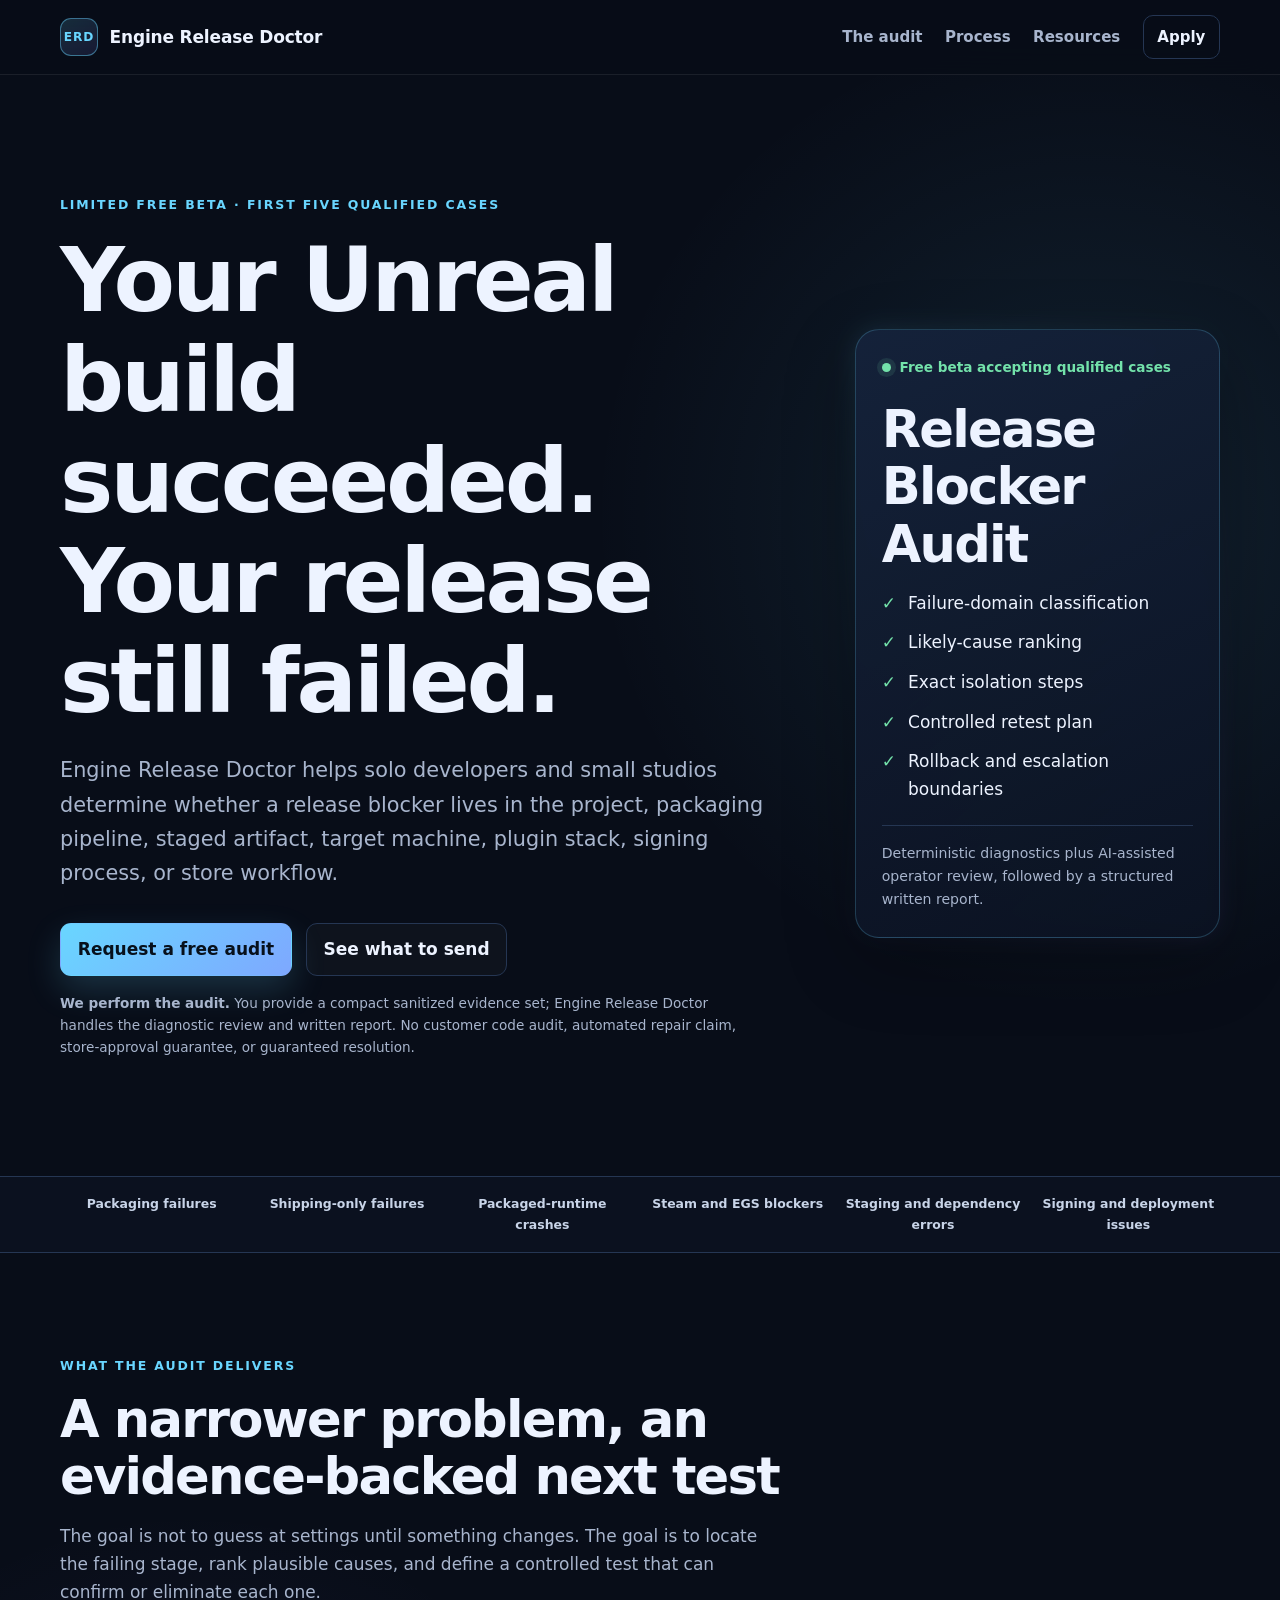
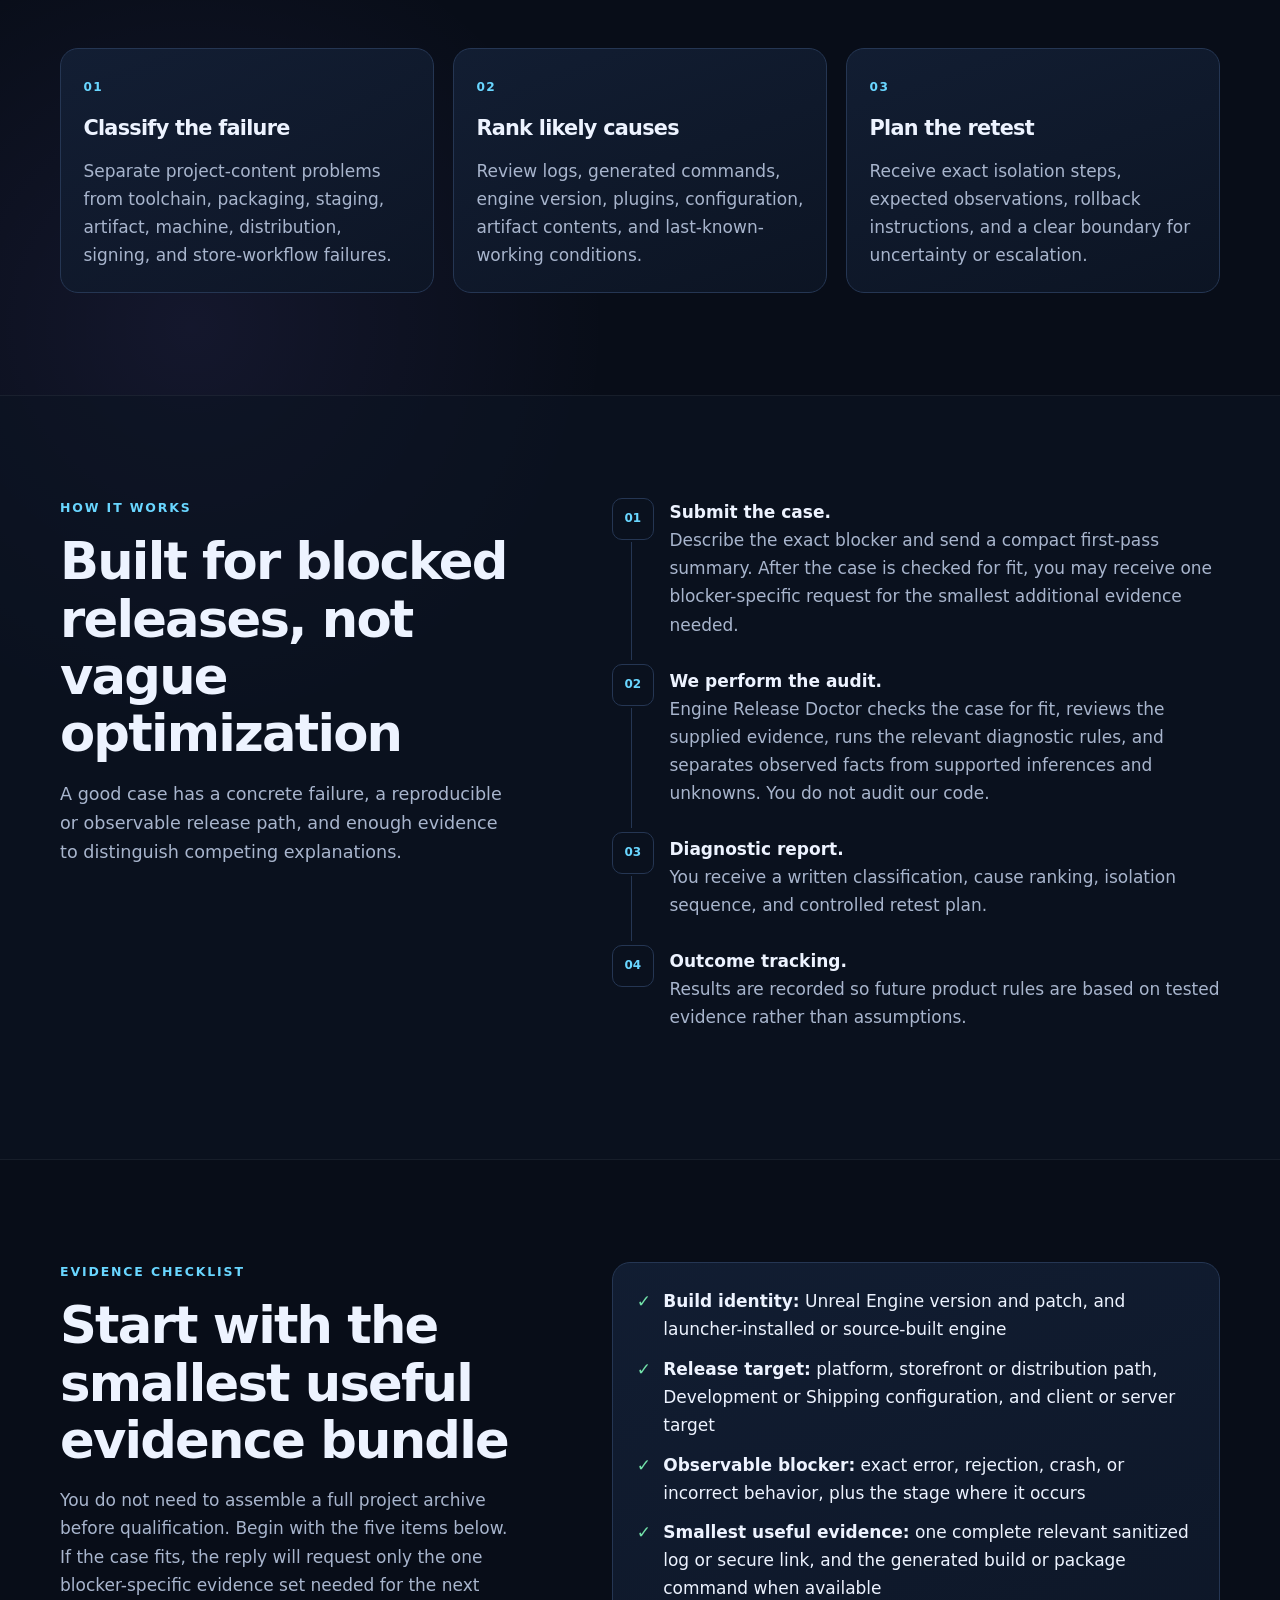
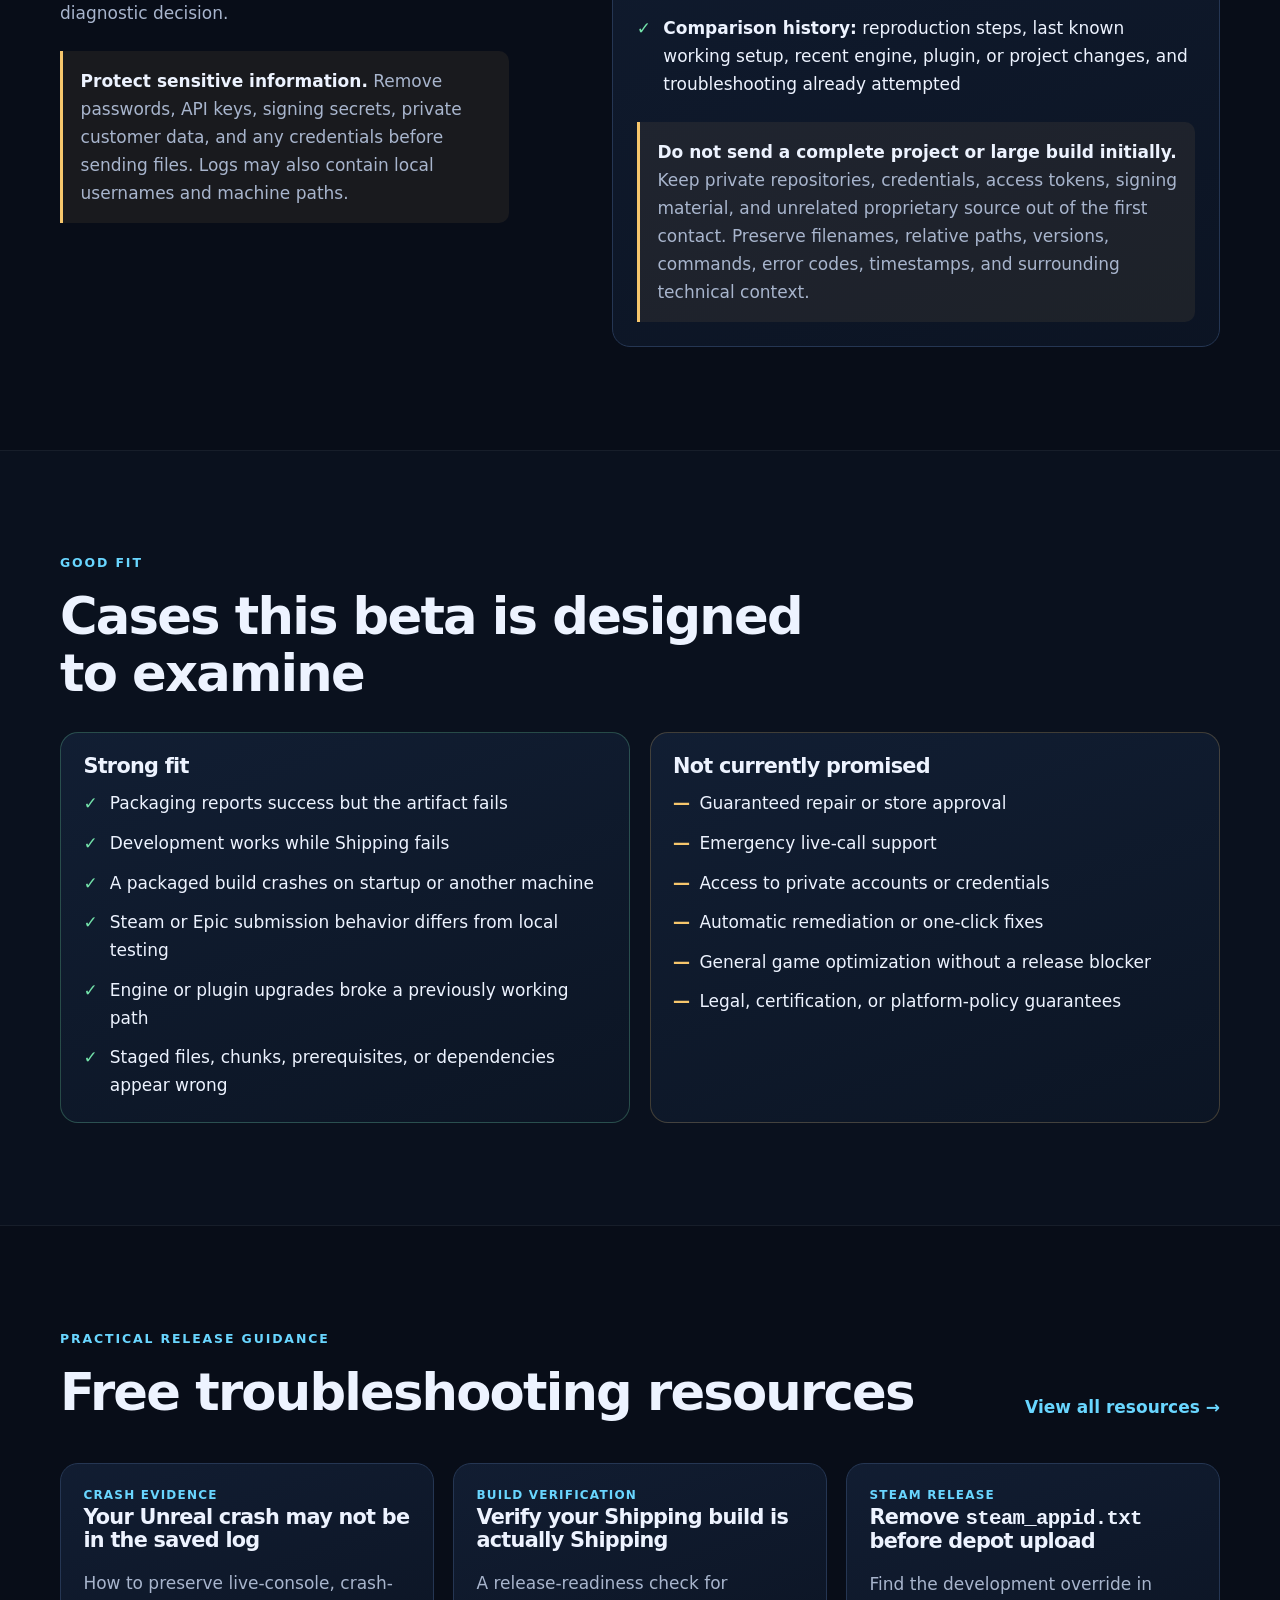
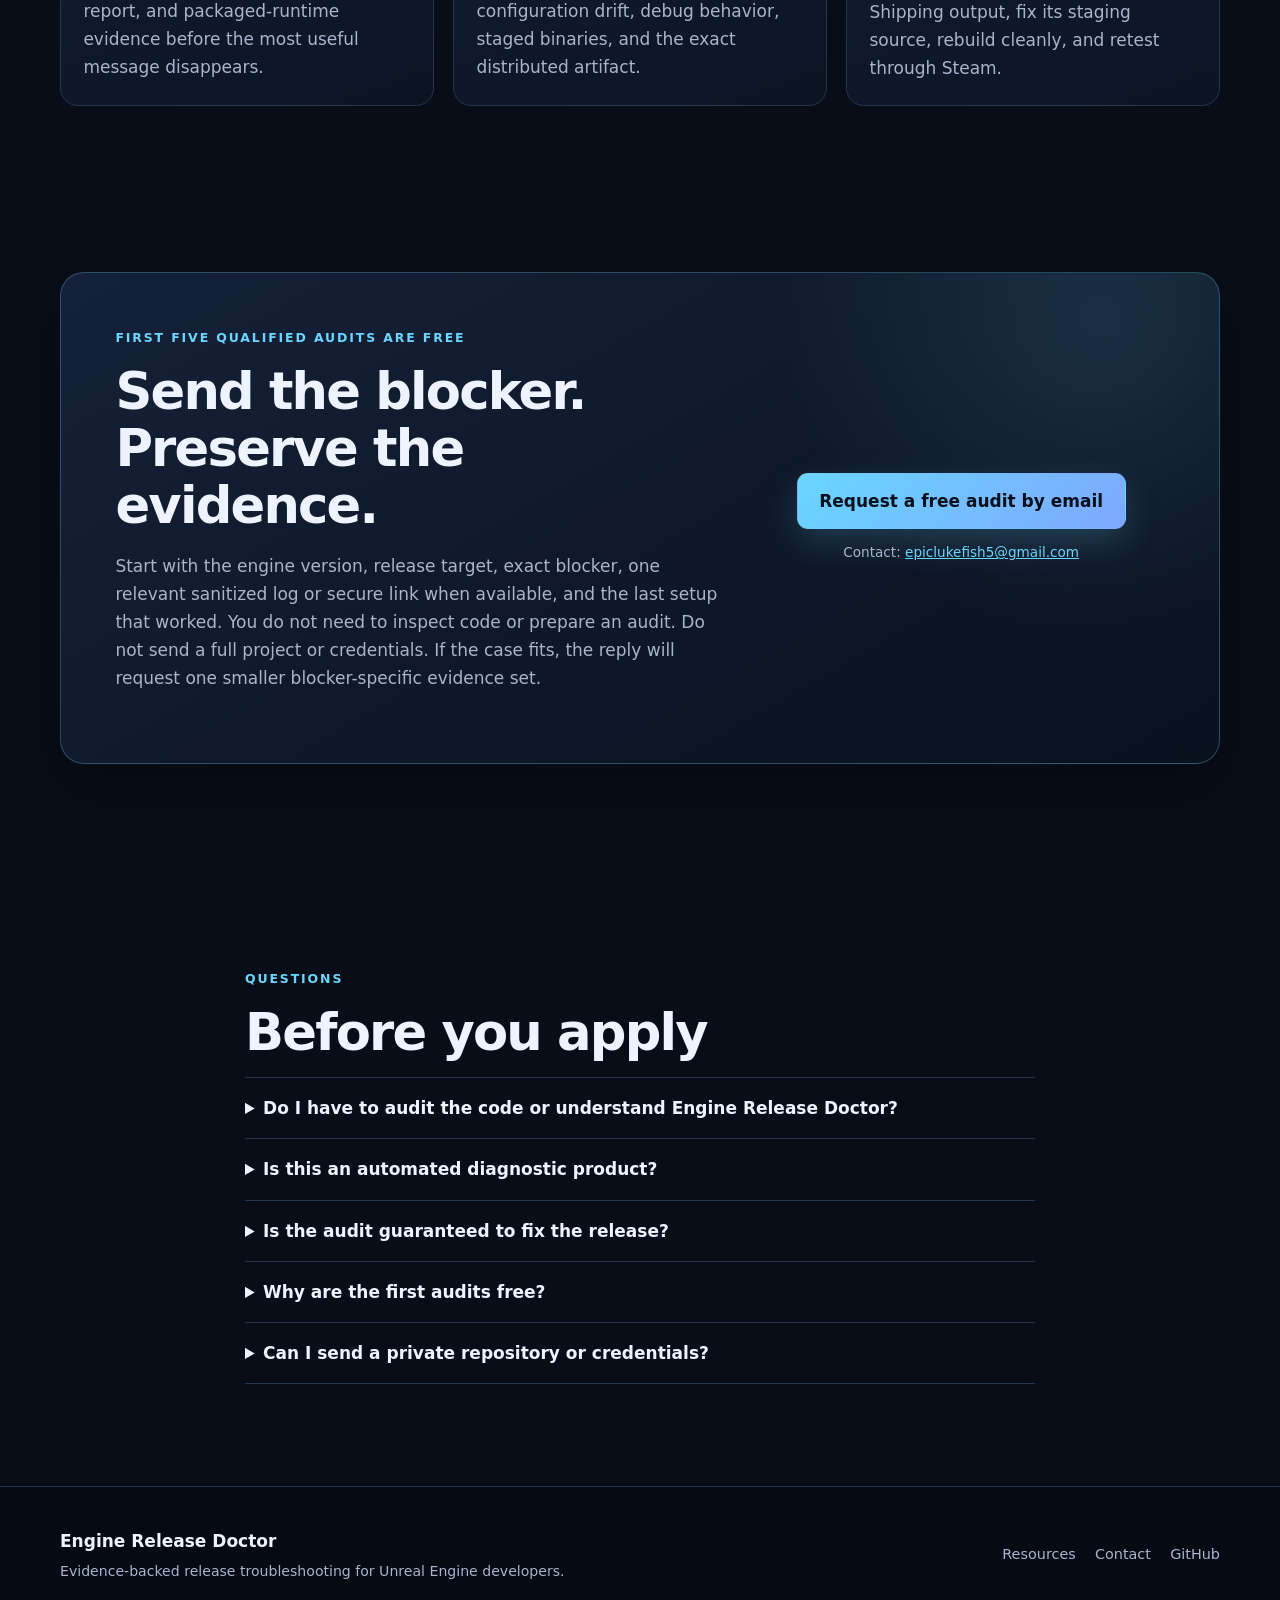
<file: index.html>
<!DOCTYPE html>
<html lang="en">
<head>
  <meta charset="utf-8">
  <meta name="viewport" content="width=device-width, initial-scale=1">
  <title>Engine Release Doctor | Unreal Release Blocker Audits</title>
  <meta name="description" content="An operator-assisted Release Blocker Audit for Unreal Engine developers and small studios facing packaging, staged-build, runtime, store, signing, or deployment failures. We perform the audit; you provide sanitized evidence.">
  <meta name="theme-color" content="#0a1020">
  <link rel="canonical" href="https://davisscholarshiphunt-beep.github.io/engine-release-doctor-site/">
  <meta property="og:type" content="website">
  <meta property="og:url" content="https://davisscholarshiphunt-beep.github.io/engine-release-doctor-site/">
  <meta property="og:title" content="Engine Release Doctor | Unreal Release Blocker Audits">
  <meta property="og:description" content="Blocked after packaging? Engine Release Doctor reviews the sanitized evidence and returns an evidence-backed diagnosis and controlled retest plan.">
  <meta name="twitter:card" content="summary">
  <script type="application/ld+json">
    {
      "@context": "https://schema.org",
      "@type": "Service",
      "name": "Engine Release Doctor — Release Blocker Audit",
      "serviceType": "Unreal Engine release blocker diagnostic audit",
      "provider": {
        "@type": "Organization",
        "name": "Engine Release Doctor"
      },
      "url": "https://davisscholarshiphunt-beep.github.io/engine-release-doctor-site/",
      "description": "An operator-assisted audit for evidence-backed Unreal Engine packaging, staged-artifact, runtime, signing, store, and deployment blockers.",
      "audience": {
        "@type": "Audience",
        "audienceType": "Unreal Engine developers and small studios"
      }
    }
  </script>
  <link rel="stylesheet" href="styles.css">
</head>
<body>
  <a class="skip-link" href="#main">Skip to content</a>

  <header class="site-header">
    <div class="wrap header-inner">
      <a class="brand" href="index.html" aria-label="Engine Release Doctor home">
        <span class="brand-mark">ERD</span>
        <span>Engine Release Doctor</span>
      </a>
      <nav aria-label="Primary navigation">
        <a href="#audit">The audit</a>
        <a href="#process">Process</a>
        <a href="resources/index.html">Resources</a>
        <a class="nav-cta" href="#apply">Apply</a>
      </nav>
    </div>
  </header>

  <main id="main">
    <section class="hero">
      <div class="wrap hero-grid">
        <div>
          <p class="eyebrow">Limited free beta · first five qualified cases</p>
          <h1>Your Unreal build succeeded. Your release still failed.</h1>
          <p class="hero-copy">Engine Release Doctor helps solo developers and small studios determine whether a release blocker lives in the project, packaging pipeline, staged artifact, target machine, plugin stack, signing process, or store workflow.</p>
          <div class="button-row">
            <a class="button primary" href="#apply">Request a free audit</a>
            <a class="button secondary" href="#evidence">See what to send</a>
          </div>
          <p class="fine-print"><strong>We perform the audit.</strong> You provide a compact sanitized evidence set; Engine Release Doctor handles the diagnostic review and written report. No customer code audit, automated repair claim, store-approval guarantee, or guaranteed resolution.</p>
        </div>

        <aside class="diagnostic-card" aria-label="Audit summary">
          <div class="status-line"><span class="status-dot"></span> Free beta accepting qualified cases</div>
          <h2>Release Blocker Audit</h2>
          <ul class="check-list">
            <li>Failure-domain classification</li>
            <li>Likely-cause ranking</li>
            <li>Exact isolation steps</li>
            <li>Controlled retest plan</li>
            <li>Rollback and escalation boundaries</li>
          </ul>
          <div class="card-note">Deterministic diagnostics plus AI-assisted operator review, followed by a structured written report.</div>
        </aside>
      </div>
    </section>

    <section class="signal-strip" aria-label="Common release blockers">
      <div class="wrap signal-grid">
        <span>Packaging failures</span>
        <span>Shipping-only failures</span>
        <span>Packaged-runtime crashes</span>
        <span>Steam and EGS blockers</span>
        <span>Staging and dependency errors</span>
        <span>Signing and deployment issues</span>
      </div>
    </section>

    <section id="audit" class="section">
      <div class="wrap">
        <div class="section-heading">
          <p class="eyebrow">What the audit delivers</p>
          <h2>A narrower problem, an evidence-backed next test</h2>
          <p>The goal is not to guess at settings until something changes. The goal is to locate the failing stage, rank plausible causes, and define a controlled test that can confirm or eliminate each one.</p>
        </div>

        <div class="card-grid three">
          <article class="feature-card">
            <span class="step-number">01</span>
            <h3>Classify the failure</h3>
            <p>Separate project-content problems from toolchain, packaging, staging, artifact, machine, distribution, signing, and store-workflow failures.</p>
          </article>
          <article class="feature-card">
            <span class="step-number">02</span>
            <h3>Rank likely causes</h3>
            <p>Review logs, generated commands, engine version, plugins, configuration, artifact contents, and last-known-working conditions.</p>
          </article>
          <article class="feature-card">
            <span class="step-number">03</span>
            <h3>Plan the retest</h3>
            <p>Receive exact isolation steps, expected observations, rollback instructions, and a clear boundary for uncertainty or escalation.</p>
          </article>
        </div>
      </div>
    </section>

    <section class="section alt" id="process">
      <div class="wrap two-column">
        <div>
          <p class="eyebrow">How it works</p>
          <h2>Built for blocked releases, not vague optimization</h2>
          <p class="lead">A good case has a concrete failure, a reproducible or observable release path, and enough evidence to distinguish competing explanations.</p>
        </div>
        <ol class="process-list">
          <li>
            <strong>Submit the case.</strong>
            <span>Describe the exact blocker and send a compact first-pass summary. After the case is checked for fit, you may receive one blocker-specific request for the smallest additional evidence needed.</span>
          </li>
          <li>
            <strong>We perform the audit.</strong>
            <span>Engine Release Doctor checks the case for fit, reviews the supplied evidence, runs the relevant diagnostic rules, and separates observed facts from supported inferences and unknowns. You do not audit our code.</span>
          </li>
          <li>
            <strong>Diagnostic report.</strong>
            <span>You receive a written classification, cause ranking, isolation sequence, and controlled retest plan.</span>
          </li>
          <li>
            <strong>Outcome tracking.</strong>
            <span>Results are recorded so future product rules are based on tested evidence rather than assumptions.</span>
          </li>
        </ol>
      </div>
    </section>

    <section id="evidence" class="section">
      <div class="wrap evidence-grid">
        <div>
          <p class="eyebrow">Evidence checklist</p>
          <h2>Start with the smallest useful evidence bundle</h2>
          <p>You do not need to assemble a full project archive before qualification. Begin with the five items below. If the case fits, the reply will request only the one blocker-specific evidence set needed for the next diagnostic decision.</p>
          <div class="privacy-note">
            <strong>Protect sensitive information.</strong> Remove passwords, API keys, signing secrets, private customer data, and any credentials before sending files. Logs may also contain local usernames and machine paths.
          </div>
        </div>
        <div class="check-panel">
          <ul class="evidence-list">
            <li><strong>Build identity:</strong> Unreal Engine version and patch, and launcher-installed or source-built engine</li>
            <li><strong>Release target:</strong> platform, storefront or distribution path, Development or Shipping configuration, and client or server target</li>
            <li><strong>Observable blocker:</strong> exact error, rejection, crash, or incorrect behavior, plus the stage where it occurs</li>
            <li><strong>Smallest useful evidence:</strong> one complete relevant sanitized log or secure link, and the generated build or package command when available</li>
            <li><strong>Comparison history:</strong> reproduction steps, last known working setup, recent engine, plugin, or project changes, and troubleshooting already attempted</li>
          </ul>
          <div class="privacy-note">
            <strong>Do not send a complete project or large build initially.</strong> Keep private repositories, credentials, access tokens, signing material, and unrelated proprietary source out of the first contact. Preserve filenames, relative paths, versions, commands, error codes, timestamps, and surrounding technical context.
          </div>
        </div>
      </div>
    </section>

    <section class="section alt">
      <div class="wrap">
        <div class="section-heading compact">
          <p class="eyebrow">Good fit</p>
          <h2>Cases this beta is designed to examine</h2>
        </div>
        <div class="fit-grid">
          <div class="fit-card yes">
            <h3>Strong fit</h3>
            <ul>
              <li>Packaging reports success but the artifact fails</li>
              <li>Development works while Shipping fails</li>
              <li>A packaged build crashes on startup or another machine</li>
              <li>Steam or Epic submission behavior differs from local testing</li>
              <li>Engine or plugin upgrades broke a previously working path</li>
              <li>Staged files, chunks, prerequisites, or dependencies appear wrong</li>
            </ul>
          </div>
          <div class="fit-card no">
            <h3>Not currently promised</h3>
            <ul>
              <li>Guaranteed repair or store approval</li>
              <li>Emergency live-call support</li>
              <li>Access to private accounts or credentials</li>
              <li>Automatic remediation or one-click fixes</li>
              <li>General game optimization without a release blocker</li>
              <li>Legal, certification, or platform-policy guarantees</li>
            </ul>
          </div>
        </div>
      </div>
    </section>

    <section class="section resources-preview">
      <div class="wrap">
        <div class="section-heading row-heading">
          <div>
            <p class="eyebrow">Practical release guidance</p>
            <h2>Free troubleshooting resources</h2>
          </div>
          <a class="text-link" href="resources/index.html">View all resources →</a>
        </div>
        <div class="card-grid three">
          <article class="resource-card">
            <p class="tag">Crash evidence</p>
            <h3><a href="resources/unreal-crash-log-evidence.html">Your Unreal crash may not be in the saved log</a></h3>
            <p>How to preserve live-console, crash-report, and packaged-runtime evidence before the most useful message disappears.</p>
          </article>
          <article class="resource-card">
            <p class="tag">Build verification</p>
            <h3><a href="resources/verify-shipping-build.html">Verify your Shipping build is actually Shipping</a></h3>
            <p>A release-readiness check for configuration drift, debug behavior, staged binaries, and the exact distributed artifact.</p>
          </article>
          <article class="resource-card">
            <p class="tag">Steam release</p>
            <h3><a href="resources/steam-appid-shipping-depot.html">Remove <code>steam_appid.txt</code> before depot upload</a></h3>
            <p>Find the development override in Shipping output, fix its staging source, rebuild cleanly, and retest through Steam.</p>
          </article>
        </div>
      </div>
    </section>

    <section id="apply" class="section apply-section">
      <div class="wrap apply-card">
        <div>
          <p class="eyebrow">First five qualified audits are free</p>
          <h2>Send the blocker. Preserve the evidence.</h2>
          <p>Start with the engine version, release target, exact blocker, one relevant sanitized log or secure link when available, and the last setup that worked. You do not need to inspect code or prepare an audit. Do not send a full project or credentials. If the case fits, the reply will request one smaller blocker-specific evidence set.</p>
        </div>
        <div class="apply-actions">
          <a class="button primary large" href="mailto:epiclukefish5@gmail.com?subject=Engine%20Release%20Doctor%20%E2%80%94%20Free%20Beta%20Audit%20Request&body=Project%20or%20studio%20name%3A%0A%0AUnreal%20Engine%20version%20and%20patch%3A%0A%0ARelease%20target%2C%20platform%2C%20store%2C%20and%20configuration%3A%0A%0AExact%20observable%20blocker%20and%20pipeline%20stage%3A%0A%0ALink%20to%20one%20relevant%20sanitized%20log%20or%20error%2C%20when%20available%3A%0A%0ALast%20known%20working%20setup%20and%20troubleshooting%20already%20attempted%3A%0A%0AHow%20did%20you%20hear%20about%20Engine%20Release%20Doctor%3A%0A%0ASecrets%20and%20credentials%20removed%3A%20Yes%20%2F%20No%0A%0APlease%20do%20not%20attach%20a%20full%20project%20or%20large%20packaged%20build%20during%20first%20contact.">Request a free audit by email</a>
          <p class="contact-line">Contact: <a href="mailto:epiclukefish5@gmail.com">epiclukefish5@gmail.com</a></p>
        </div>
      </div>
    </section>

    <section class="section faq-section">
      <div class="wrap narrow">
        <p class="eyebrow">Questions</p>
        <h2>Before you apply</h2>
        <details>
          <summary>Do I have to audit the code or understand Engine Release Doctor?</summary>
          <p>No. Engine Release Doctor performs the evidence review, diagnostic checks, operator assessment, report preparation, and retest interpretation. You provide sanitized facts and evidence from the release system you control, then run only the controlled project-side test named in the report.</p>
        </details>
        <details>
          <summary>Is this an automated diagnostic product?</summary>
          <p>Not as unattended customer self-service. The current beta is an operator-assisted written audit combining deterministic diagnostic rules with AI-assisted operator review. Product rules may be developed from tested case evidence, but automatic repair and comprehensive self-service inspection are not promised.</p>
        </details>
        <details>
          <summary>Is the audit guaranteed to fix the release?</summary>
          <p>No. The deliverable is a structured diagnostic analysis and retest plan. Some failures depend on third-party platforms, unavailable source code, unsupported plugins, missing evidence, or issues outside the audit’s control.</p>
        </details>
        <details>
          <summary>Why are the first audits free?</summary>
          <p>The beta is being used to establish proof, measure fulfillment time, validate the scope, and convert repeated findings into tested reusable rules before any paid offer is finalized.</p>
        </details>
        <details>
          <summary>Can I send a private repository or credentials?</summary>
          <p>Do not send credentials. Begin with sanitized logs, commands, configuration details, artifact information, and reproducible observations. Any deeper access would require a separate, explicit agreement.</p>
        </details>
      </div>
    </section>
  </main>

  <footer>
    <div class="wrap footer-inner">
      <div>
        <strong>Engine Release Doctor</strong>
        <p>Evidence-backed release troubleshooting for Unreal Engine developers.</p>
      </div>
      <div class="footer-links">
        <a href="resources/index.html">Resources</a>
        <a href="mailto:epiclukefish5@gmail.com">Contact</a>
        <a href="https://github.com/davisscholarshiphunt-beep/engine-release-doctor-site">GitHub</a>
      </div>
    </div>
  </footer>
</body>
</html>
</file>
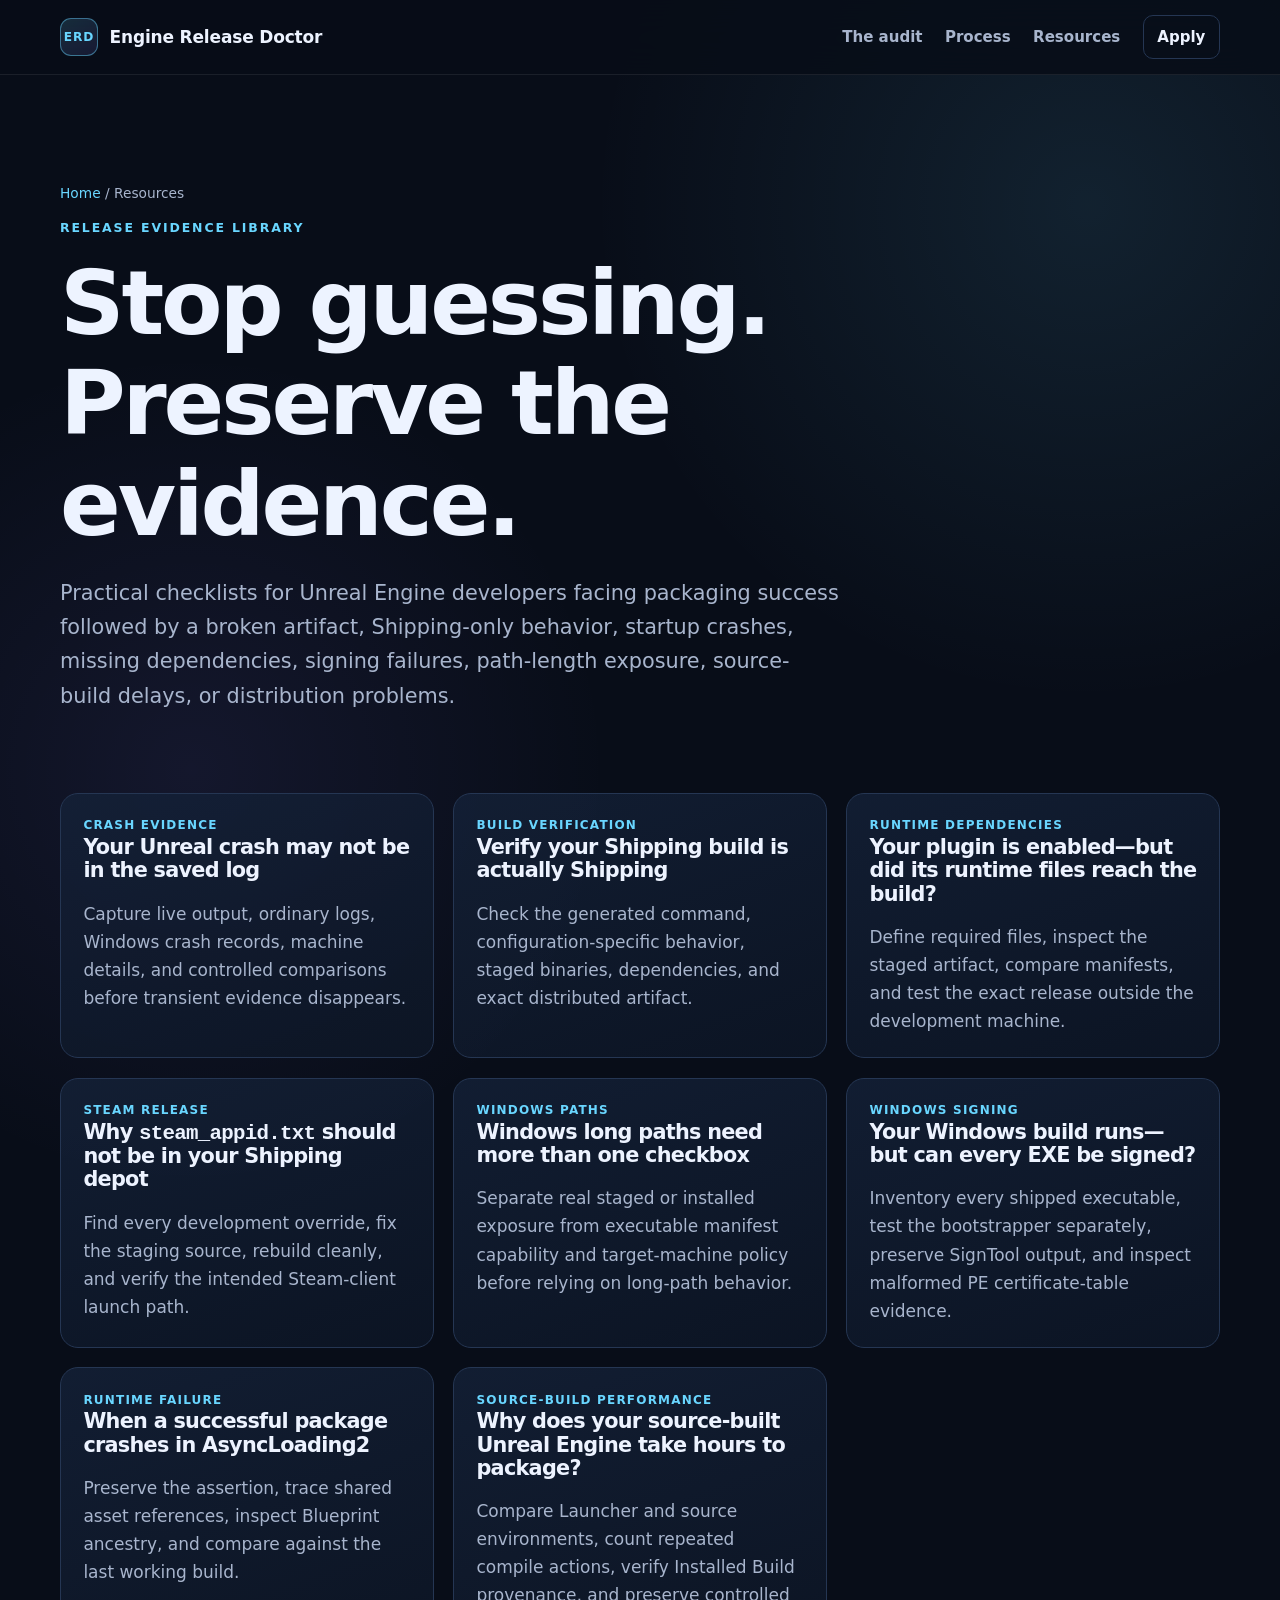
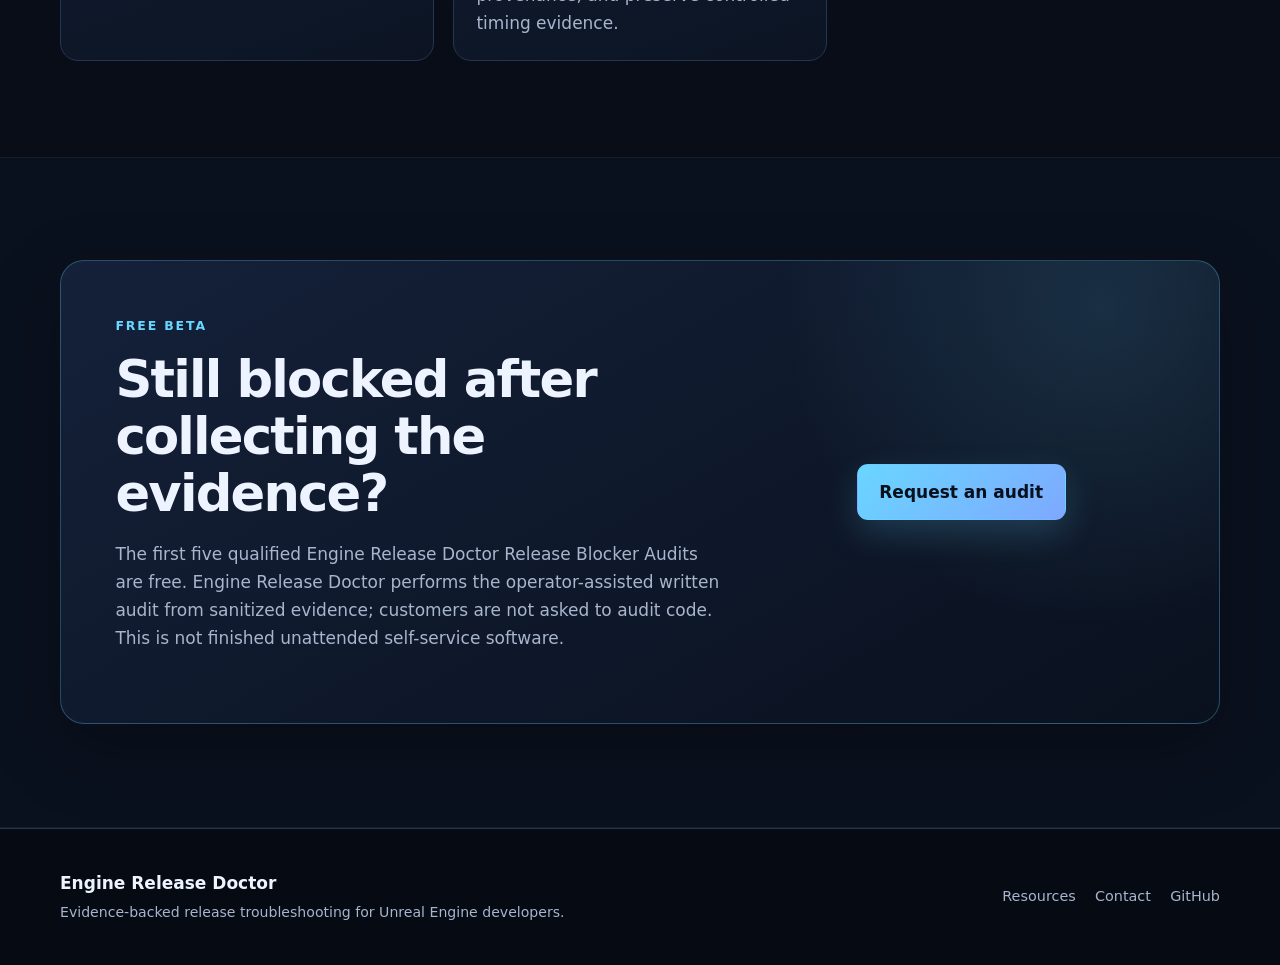
<file: resources/index.html>
<!DOCTYPE html>
<html lang="en">
<head>
  <meta charset="utf-8">
  <meta name="viewport" content="width=device-width, initial-scale=1">
  <title>Unreal Release Troubleshooting Resources | Engine Release Doctor</title>
  <meta name="description" content="Practical evidence checklists for Unreal Engine packaging, Shipping builds, staged artifacts, Windows path exposure, dependencies, signing, source-build performance, and packaged-runtime failures.">
  <link rel="stylesheet" href="../styles.css">
</head>
<body>
  <a class="skip-link" href="#main">Skip to content</a>
  <header class="site-header">
    <div class="wrap header-inner">
      <a class="brand" href="../index.html"><span class="brand-mark">ERD</span><span>Engine Release Doctor</span></a>
      <nav aria-label="Primary navigation">
        <a href="../index.html#audit">The audit</a>
        <a href="../index.html#process">Process</a>
        <a href="index.html">Resources</a>
        <a class="nav-cta" href="../index.html#apply">Apply</a>
      </nav>
    </div>
  </header>

  <main id="main">
    <section class="resource-index-hero">
      <div class="wrap">
        <p class="breadcrumb"><a href="../index.html">Home</a> / Resources</p>
        <p class="eyebrow">Release evidence library</p>
        <h1>Stop guessing. Preserve the evidence.</h1>
        <p class="hero-copy">Practical checklists for Unreal Engine developers facing packaging success followed by a broken artifact, Shipping-only behavior, startup crashes, missing dependencies, signing failures, path-length exposure, source-build delays, or distribution problems.</p>
      </div>
    </section>

    <section class="resource-list">
      <div class="wrap card-grid three">
        <article class="resource-card">
          <p class="tag">Crash evidence</p>
          <h3><a href="unreal-crash-log-evidence.html">Your Unreal crash may not be in the saved log</a></h3>
          <p>Capture live output, ordinary logs, Windows crash records, machine details, and controlled comparisons before transient evidence disappears.</p>
        </article>
        <article class="resource-card">
          <p class="tag">Build verification</p>
          <h3><a href="verify-shipping-build.html">Verify your Shipping build is actually Shipping</a></h3>
          <p>Check the generated command, configuration-specific behavior, staged binaries, dependencies, and exact distributed artifact.</p>
        </article>
        <article class="resource-card">
          <p class="tag">Runtime dependencies</p>
          <h3><a href="verify-runtime-dependencies.html">Your plugin is enabled—but did its runtime files reach the build?</a></h3>
          <p>Define required files, inspect the staged artifact, compare manifests, and test the exact release outside the development machine.</p>
        </article>
        <article class="resource-card">
          <p class="tag">Steam release</p>
          <h3><a href="steam-appid-shipping-depot.html">Why <code>steam_appid.txt</code> should not be in your Shipping depot</a></h3>
          <p>Find every development override, fix the staging source, rebuild cleanly, and verify the intended Steam-client launch path.</p>
        </article>
        <article class="resource-card">
          <p class="tag">Windows paths</p>
          <h3><a href="windows-long-path-release-risk.html">Windows long paths need more than one checkbox</a></h3>
          <p>Separate real staged or installed exposure from executable manifest capability and target-machine policy before relying on long-path behavior.</p>
        </article>
        <article class="resource-card">
          <p class="tag">Windows signing</p>
          <h3><a href="windows-signing-preflight.html">Your Windows build runs—but can every EXE be signed?</a></h3>
          <p>Inventory every shipped executable, test the bootstrapper separately, preserve SignTool output, and inspect malformed PE certificate-table evidence.</p>
        </article>
        <article class="resource-card">
          <p class="tag">Runtime failure</p>
          <h3><a href="async-loading-crash.html">When a successful package crashes in AsyncLoading2</a></h3>
          <p>Preserve the assertion, trace shared asset references, inspect Blueprint ancestry, and compare against the last working build.</p>
        </article>
        <article class="resource-card">
          <p class="tag">Source-build performance</p>
          <h3><a href="source-build-packaging-slow.html">Why does your source-built Unreal Engine take hours to package?</a></h3>
          <p>Compare Launcher and source environments, count repeated compile actions, verify Installed Build provenance, and preserve controlled timing evidence.</p>
        </article>
      </div>
    </section>

    <section class="section alt">
      <div class="wrap apply-card">
        <div>
          <p class="eyebrow">Free beta</p>
          <h2>Still blocked after collecting the evidence?</h2>
          <p>The first five qualified Engine Release Doctor Release Blocker Audits are free. Engine Release Doctor performs the operator-assisted written audit from sanitized evidence; customers are not asked to audit code. This is not finished unattended self-service software.</p>
        </div>
        <div class="apply-actions">
          <a class="button primary large" href="../index.html#apply">Request an audit</a>
        </div>
      </div>
    </section>
  </main>

  <footer>
    <div class="wrap footer-inner">
      <div><strong>Engine Release Doctor</strong><p>Evidence-backed release troubleshooting for Unreal Engine developers.</p></div>
      <div class="footer-links"><a href="index.html">Resources</a><a href="mailto:epiclukefish5@gmail.com">Contact</a><a href="https://github.com/davisscholarshiphunt-beep/engine-release-doctor-site">GitHub</a></div>
    </div>
  </footer>
</body>
</html>
</file>
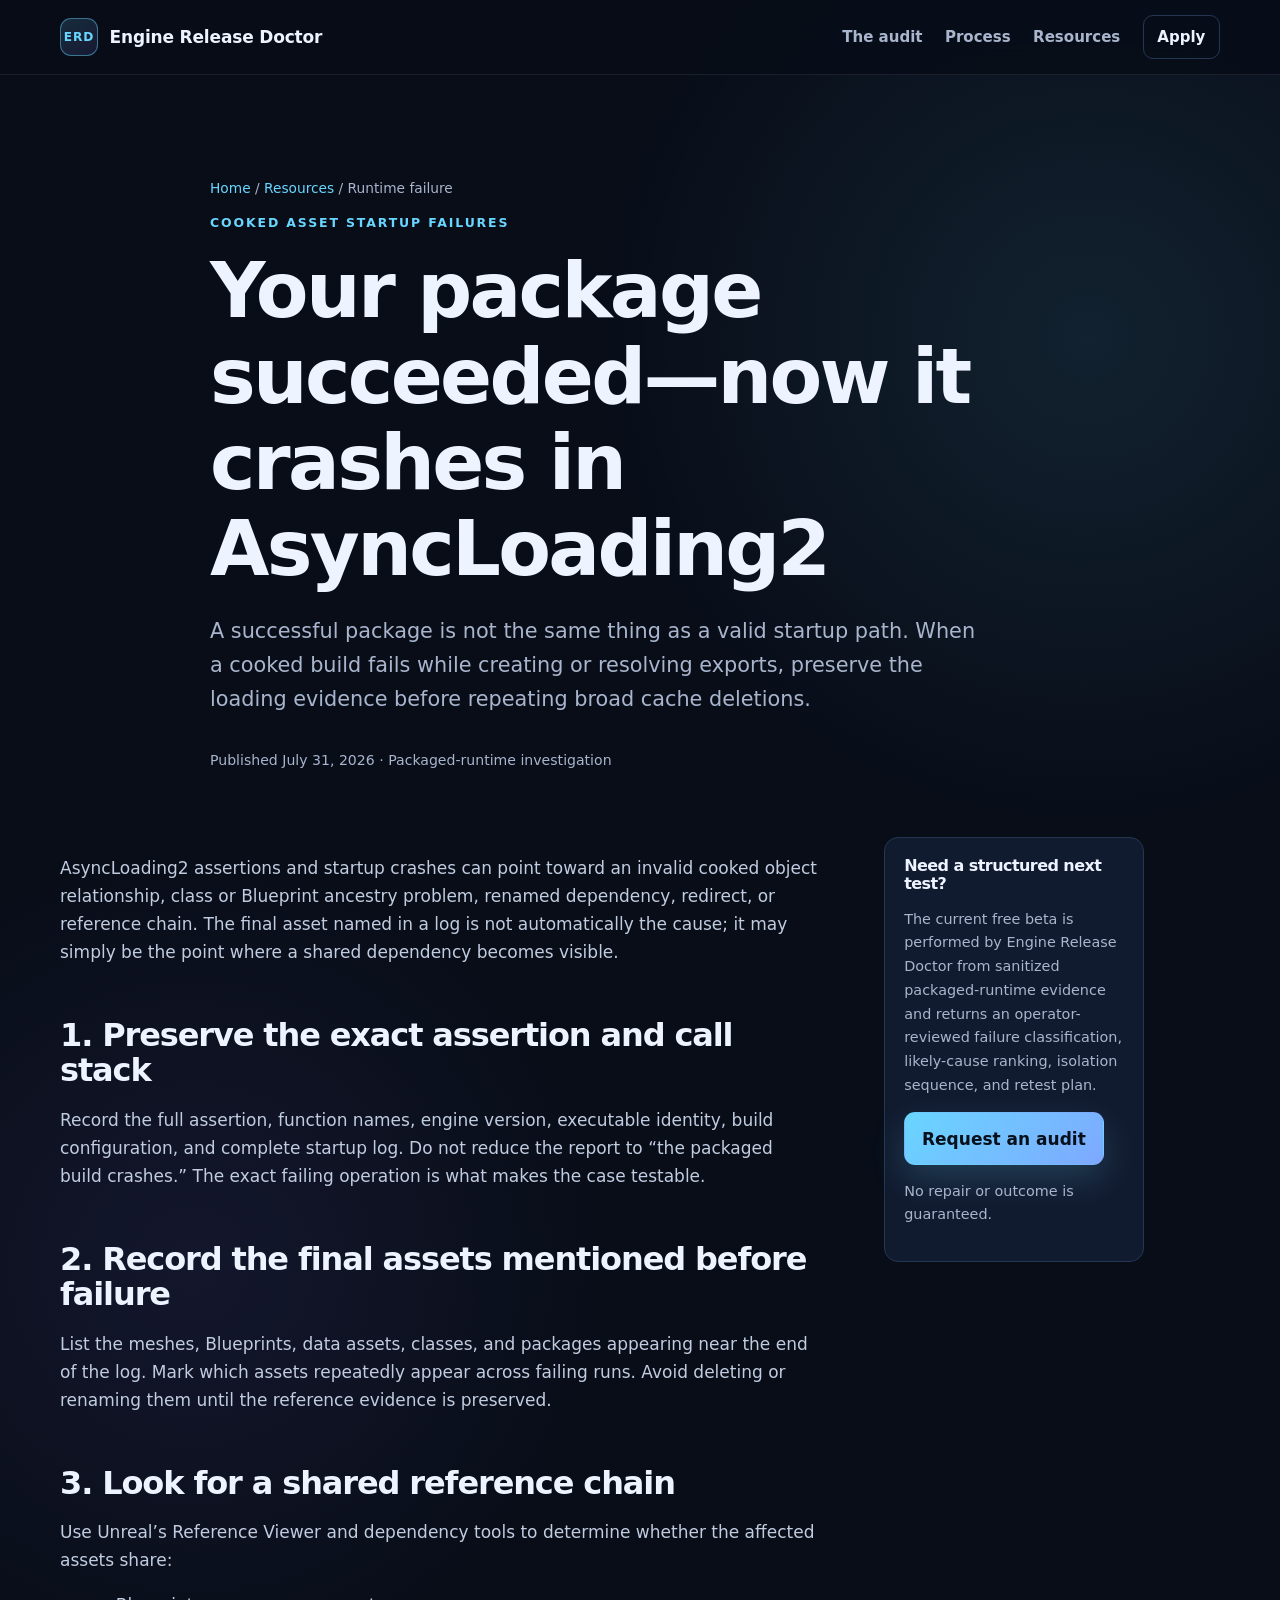
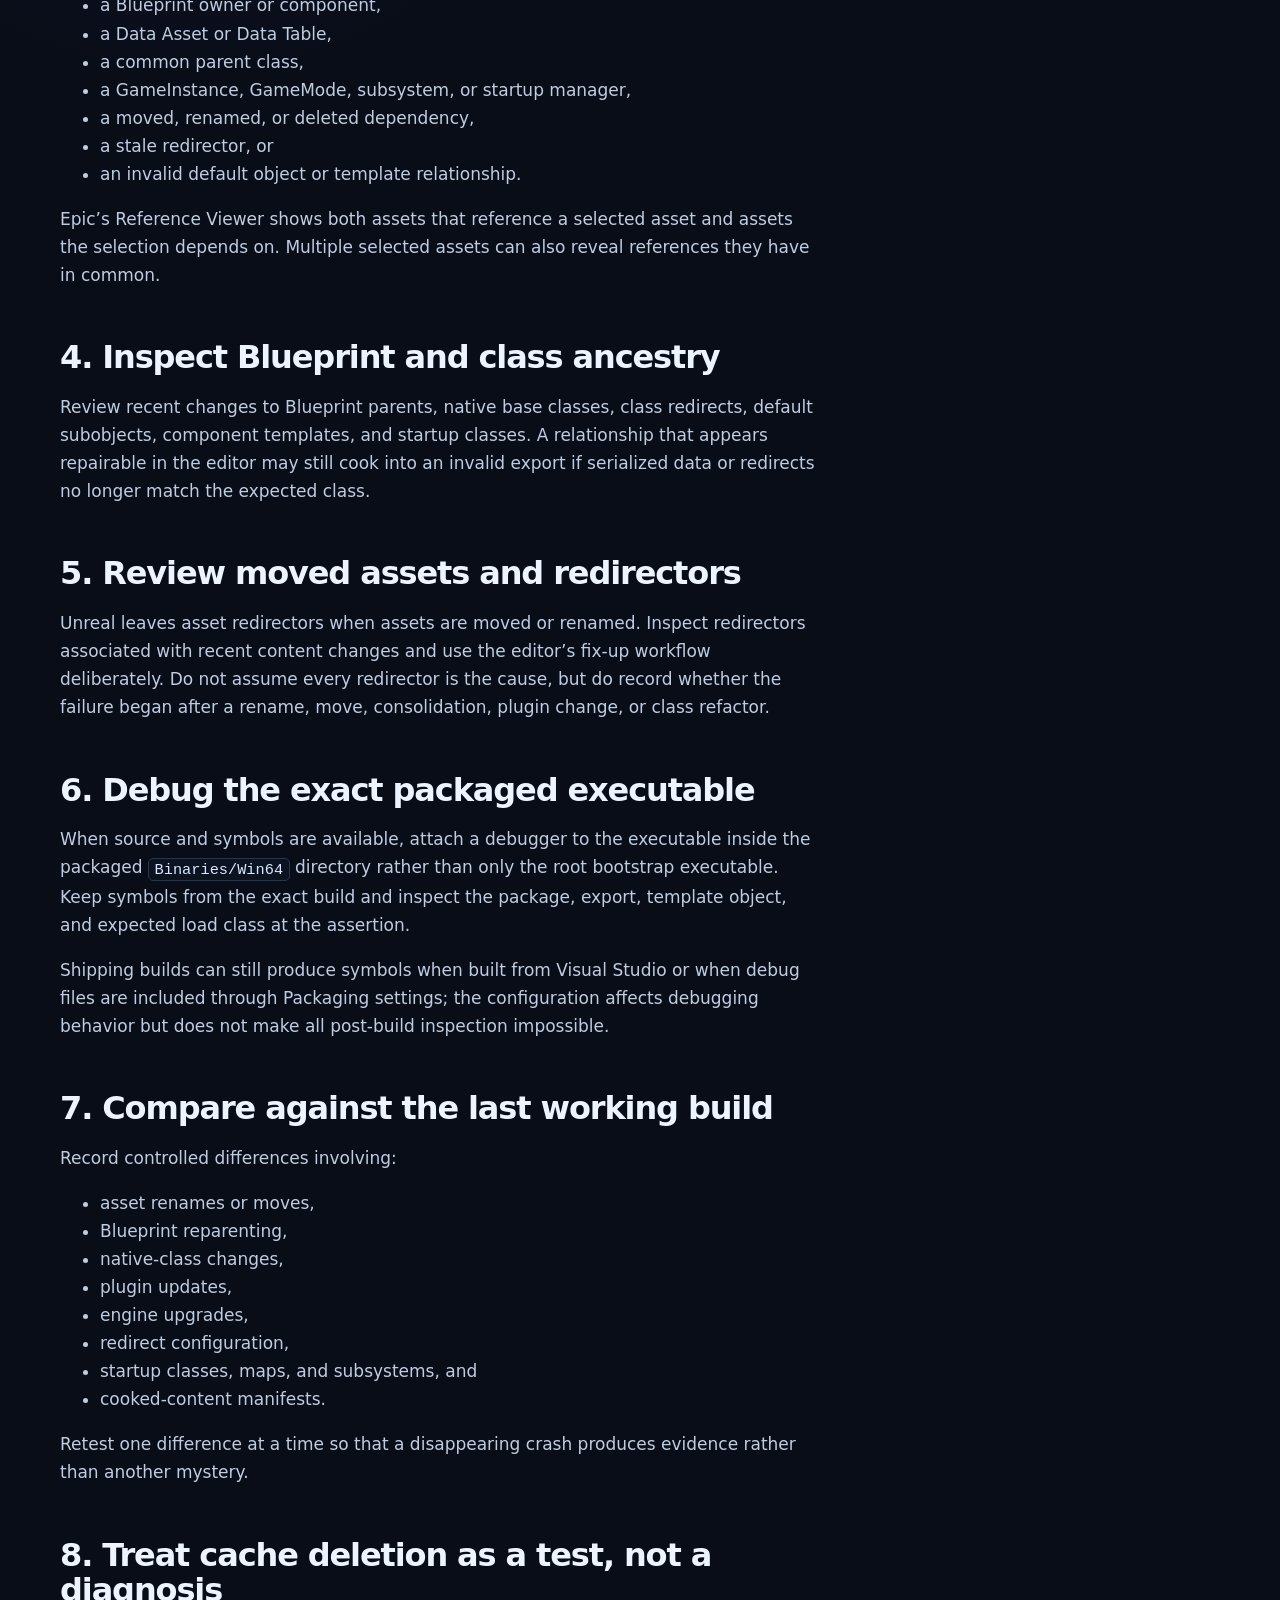
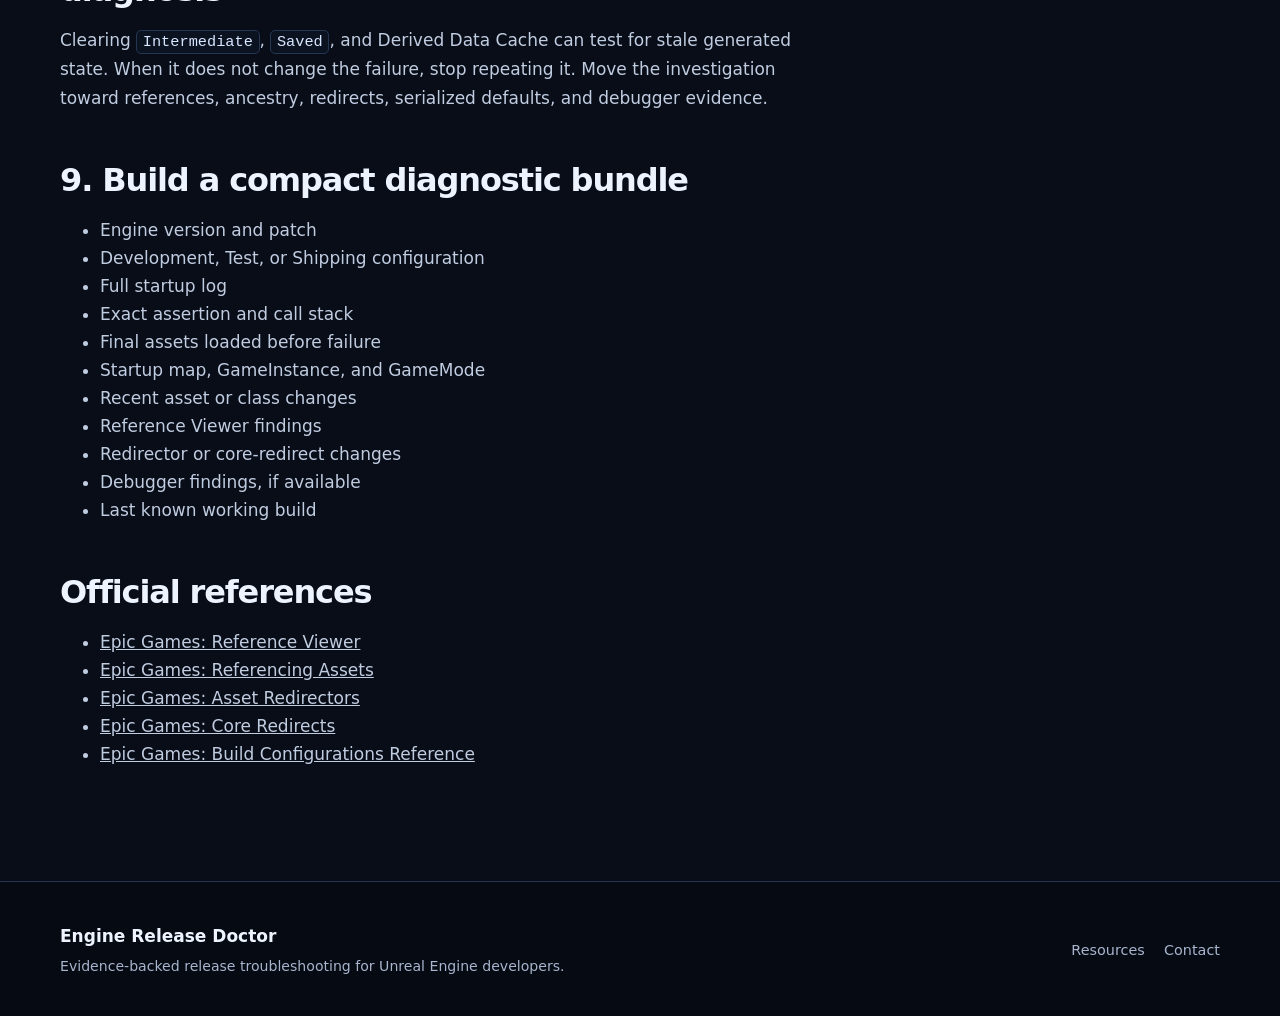
<file: resources/async-loading-crash.html>
<!DOCTYPE html>
<html lang="en">
<head>
  <meta charset="utf-8">
  <meta name="viewport" content="width=device-width, initial-scale=1">
  <title>Unreal AsyncLoading2 Package Crash | Engine Release Doctor</title>
  <meta name="description" content="A disciplined evidence path for Unreal Engine packaged builds that succeed, then crash during AsyncLoading2 startup or cooked asset loading.">
  <link rel="stylesheet" href="../styles.css">
</head>
<body>
  <a class="skip-link" href="#main">Skip to content</a>
  <header class="site-header"><div class="wrap header-inner"><a class="brand" href="../index.html"><span class="brand-mark">ERD</span><span>Engine Release Doctor</span></a><nav aria-label="Primary navigation"><a href="../index.html#audit">The audit</a><a href="../index.html#process">Process</a><a href="index.html">Resources</a><a class="nav-cta" href="../index.html#apply">Apply</a></nav></div></header>

  <main id="main">
    <section class="article-hero">
      <div class="wrap">
        <p class="breadcrumb"><a href="../index.html">Home</a> / <a href="index.html">Resources</a> / Runtime failure</p>
        <p class="eyebrow">Cooked asset startup failures</p>
        <h1>Your package succeeded—now it crashes in AsyncLoading2</h1>
        <p class="hero-copy">A successful package is not the same thing as a valid startup path. When a cooked build fails while creating or resolving exports, preserve the loading evidence before repeating broad cache deletions.</p>
        <p class="article-meta">Published July 31, 2026 · Packaged-runtime investigation</p>
      </div>
    </section>

    <div class="wrap article-layout">
      <article class="article-body">
        <p>AsyncLoading2 assertions and startup crashes can point toward an invalid cooked object relationship, class or Blueprint ancestry problem, renamed dependency, redirect, or reference chain. The final asset named in a log is not automatically the cause; it may simply be the point where a shared dependency becomes visible.</p>

        <h2>1. Preserve the exact assertion and call stack</h2>
        <p>Record the full assertion, function names, engine version, executable identity, build configuration, and complete startup log. Do not reduce the report to “the packaged build crashes.” The exact failing operation is what makes the case testable.</p>

        <h2>2. Record the final assets mentioned before failure</h2>
        <p>List the meshes, Blueprints, data assets, classes, and packages appearing near the end of the log. Mark which assets repeatedly appear across failing runs. Avoid deleting or renaming them until the reference evidence is preserved.</p>

        <h2>3. Look for a shared reference chain</h2>
        <p>Use Unreal’s Reference Viewer and dependency tools to determine whether the affected assets share:</p>
        <ul>
          <li>a Blueprint owner or component,</li>
          <li>a Data Asset or Data Table,</li>
          <li>a common parent class,</li>
          <li>a GameInstance, GameMode, subsystem, or startup manager,</li>
          <li>a moved, renamed, or deleted dependency,</li>
          <li>a stale redirector, or</li>
          <li>an invalid default object or template relationship.</li>
        </ul>
        <p>Epic’s Reference Viewer shows both assets that reference a selected asset and assets the selection depends on. Multiple selected assets can also reveal references they have in common.</p>

        <h2>4. Inspect Blueprint and class ancestry</h2>
        <p>Review recent changes to Blueprint parents, native base classes, class redirects, default subobjects, component templates, and startup classes. A relationship that appears repairable in the editor may still cook into an invalid export if serialized data or redirects no longer match the expected class.</p>

        <h2>5. Review moved assets and redirectors</h2>
        <p>Unreal leaves asset redirectors when assets are moved or renamed. Inspect redirectors associated with recent content changes and use the editor’s fix-up workflow deliberately. Do not assume every redirector is the cause, but do record whether the failure began after a rename, move, consolidation, plugin change, or class refactor.</p>

        <h2>6. Debug the exact packaged executable</h2>
        <p>When source and symbols are available, attach a debugger to the executable inside the packaged <code>Binaries/Win64</code> directory rather than only the root bootstrap executable. Keep symbols from the exact build and inspect the package, export, template object, and expected load class at the assertion.</p>
        <p>Shipping builds can still produce symbols when built from Visual Studio or when debug files are included through Packaging settings; the configuration affects debugging behavior but does not make all post-build inspection impossible.</p>

        <h2>7. Compare against the last working build</h2>
        <p>Record controlled differences involving:</p>
        <ul>
          <li>asset renames or moves,</li>
          <li>Blueprint reparenting,</li>
          <li>native-class changes,</li>
          <li>plugin updates,</li>
          <li>engine upgrades,</li>
          <li>redirect configuration,</li>
          <li>startup classes, maps, and subsystems, and</li>
          <li>cooked-content manifests.</li>
        </ul>
        <p>Retest one difference at a time so that a disappearing crash produces evidence rather than another mystery.</p>

        <h2>8. Treat cache deletion as a test, not a diagnosis</h2>
        <p>Clearing <code>Intermediate</code>, <code>Saved</code>, and Derived Data Cache can test for stale generated state. When it does not change the failure, stop repeating it. Move the investigation toward references, ancestry, redirects, serialized defaults, and debugger evidence.</p>

        <h2>9. Build a compact diagnostic bundle</h2>
        <ul>
          <li>Engine version and patch</li>
          <li>Development, Test, or Shipping configuration</li>
          <li>Full startup log</li>
          <li>Exact assertion and call stack</li>
          <li>Final assets loaded before failure</li>
          <li>Startup map, GameInstance, and GameMode</li>
          <li>Recent asset or class changes</li>
          <li>Reference Viewer findings</li>
          <li>Redirector or core-redirect changes</li>
          <li>Debugger findings, if available</li>
          <li>Last known working build</li>
        </ul>

        <h2>Official references</h2>
        <ul>
          <li><a href="https://dev.epicgames.com/documentation/unreal-engine/reference-viewer-in-unreal-engine">Epic Games: Reference Viewer</a></li>
          <li><a href="https://dev.epicgames.com/documentation/unreal-engine/referencing-assets-in-unreal-engine">Epic Games: Referencing Assets</a></li>
          <li><a href="https://dev.epicgames.com/documentation/unreal-engine/asset-redirectors-in-unreal-engine">Epic Games: Asset Redirectors</a></li>
          <li><a href="https://dev.epicgames.com/documentation/en-us/unreal-engine/core-redirects-in-unreal-engine">Epic Games: Core Redirects</a></li>
          <li><a href="https://dev.epicgames.com/documentation/en-us/unreal-engine/build-configurations-reference-for-unreal-engine">Epic Games: Build Configurations Reference</a></li>
        </ul>
      </article>

      <aside class="article-aside">
        <h3>Need a structured next test?</h3>
        <p>The current free beta is performed by Engine Release Doctor from sanitized packaged-runtime evidence and returns an operator-reviewed failure classification, likely-cause ranking, isolation sequence, and retest plan.</p>
        <a class="button primary" href="../index.html#apply">Request an audit</a>
        <p>No repair or outcome is guaranteed.</p>
      </aside>
    </div>
  </main>

  <footer><div class="wrap footer-inner"><div><strong>Engine Release Doctor</strong><p>Evidence-backed release troubleshooting for Unreal Engine developers.</p></div><div class="footer-links"><a href="index.html">Resources</a><a href="mailto:epiclukefish5@gmail.com">Contact</a></div></div></footer>
</body>
</html>
</file>
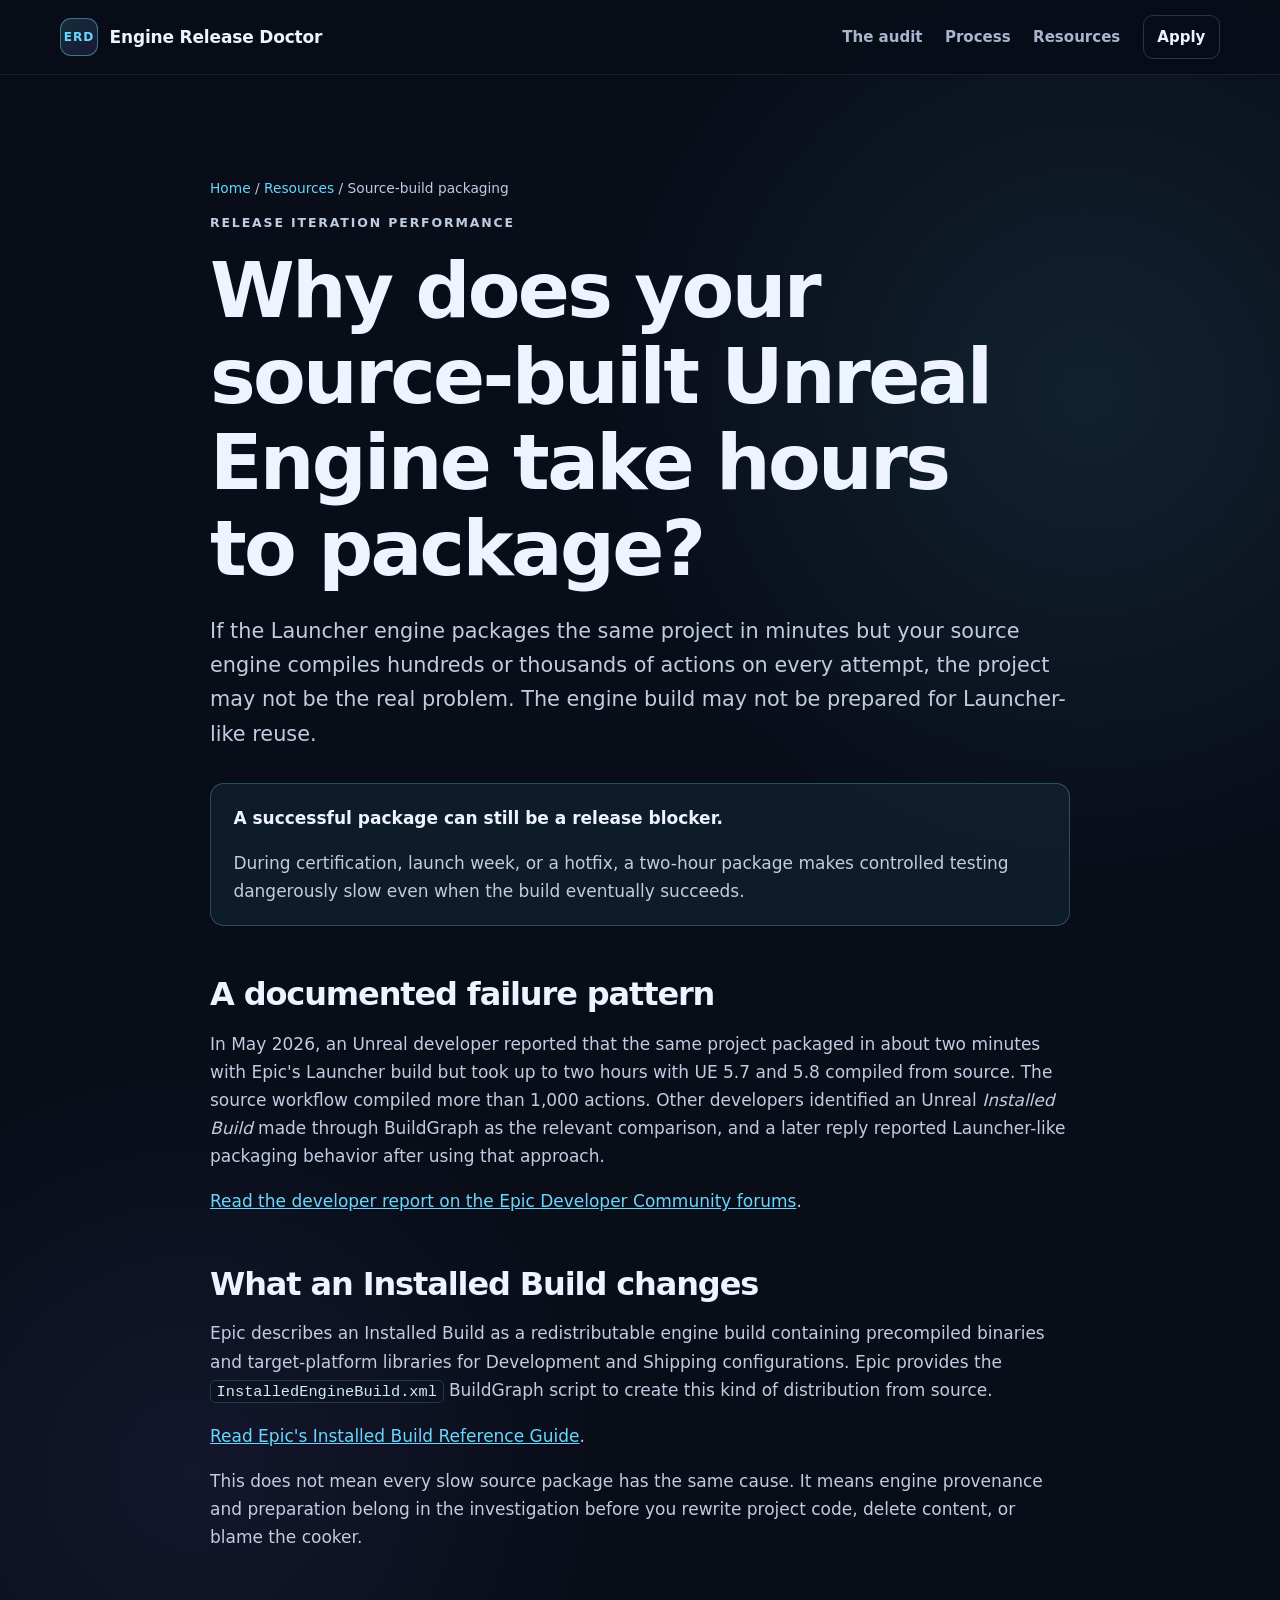
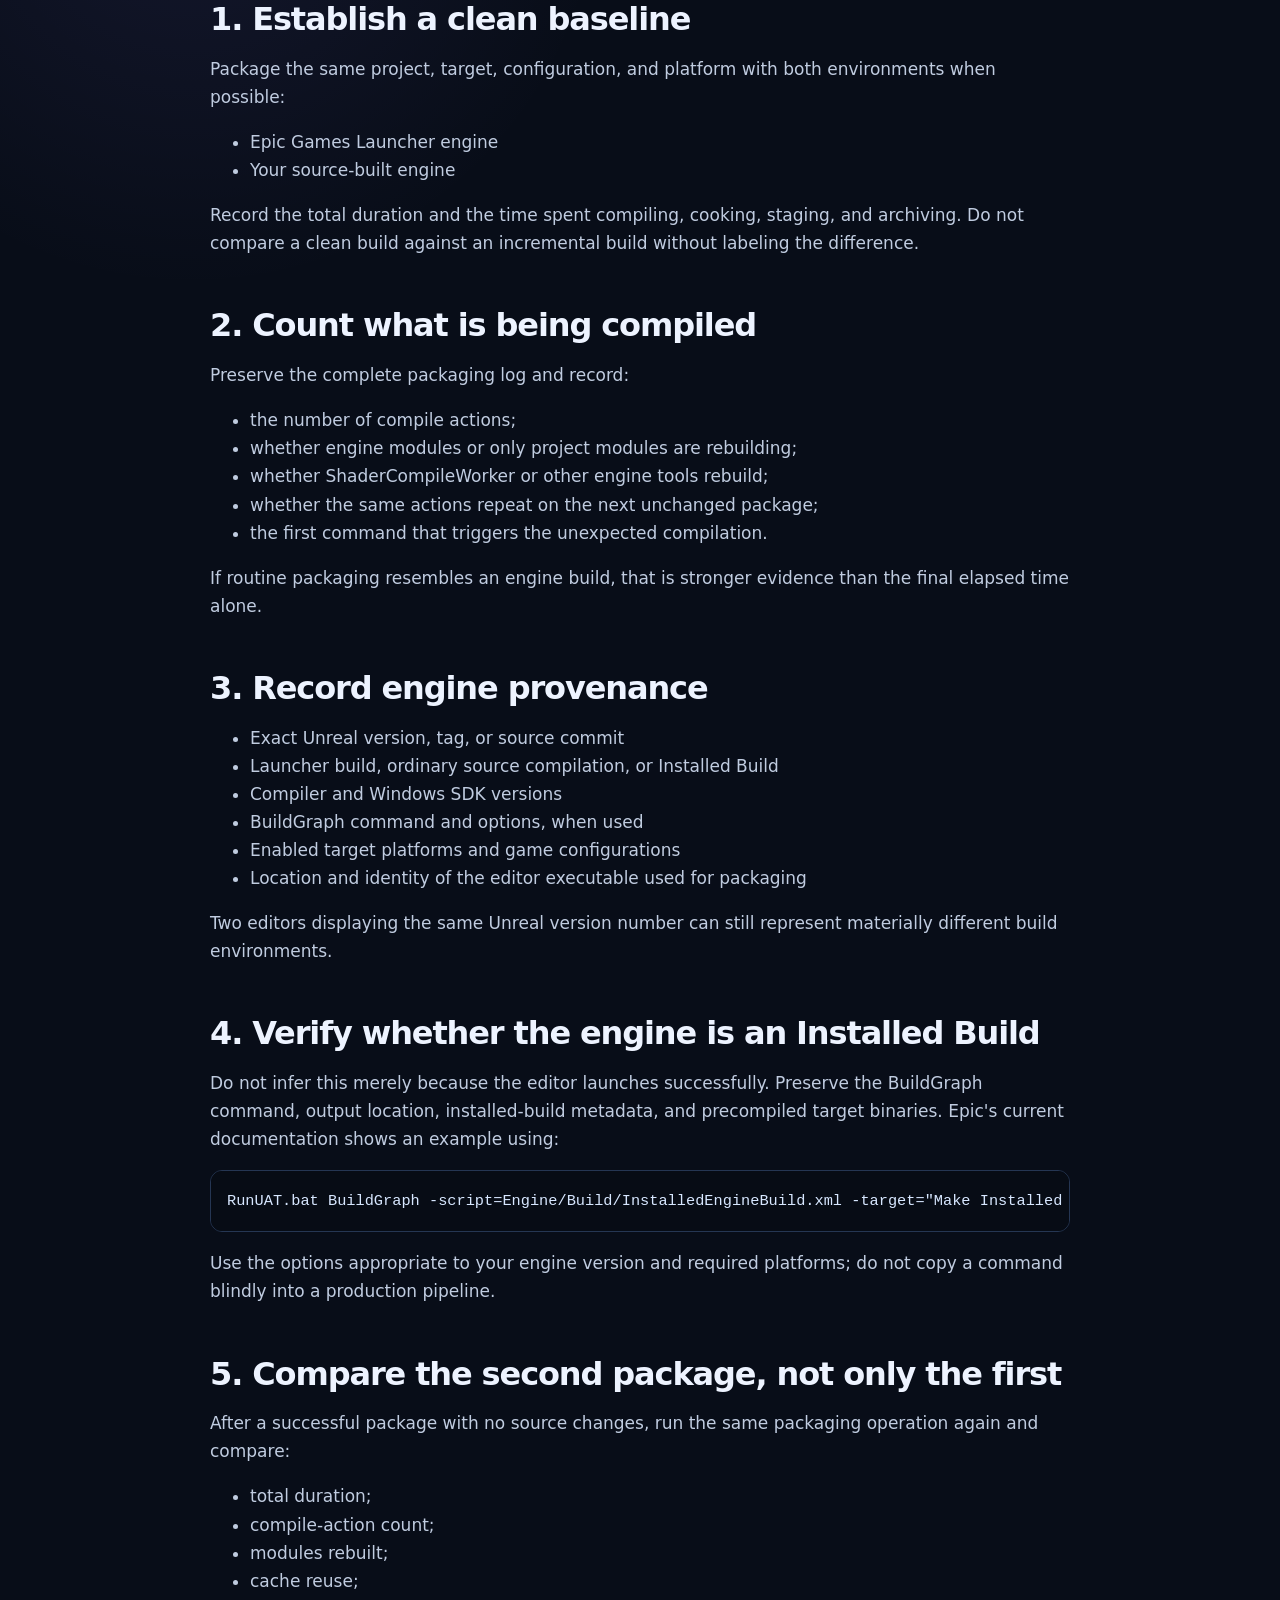
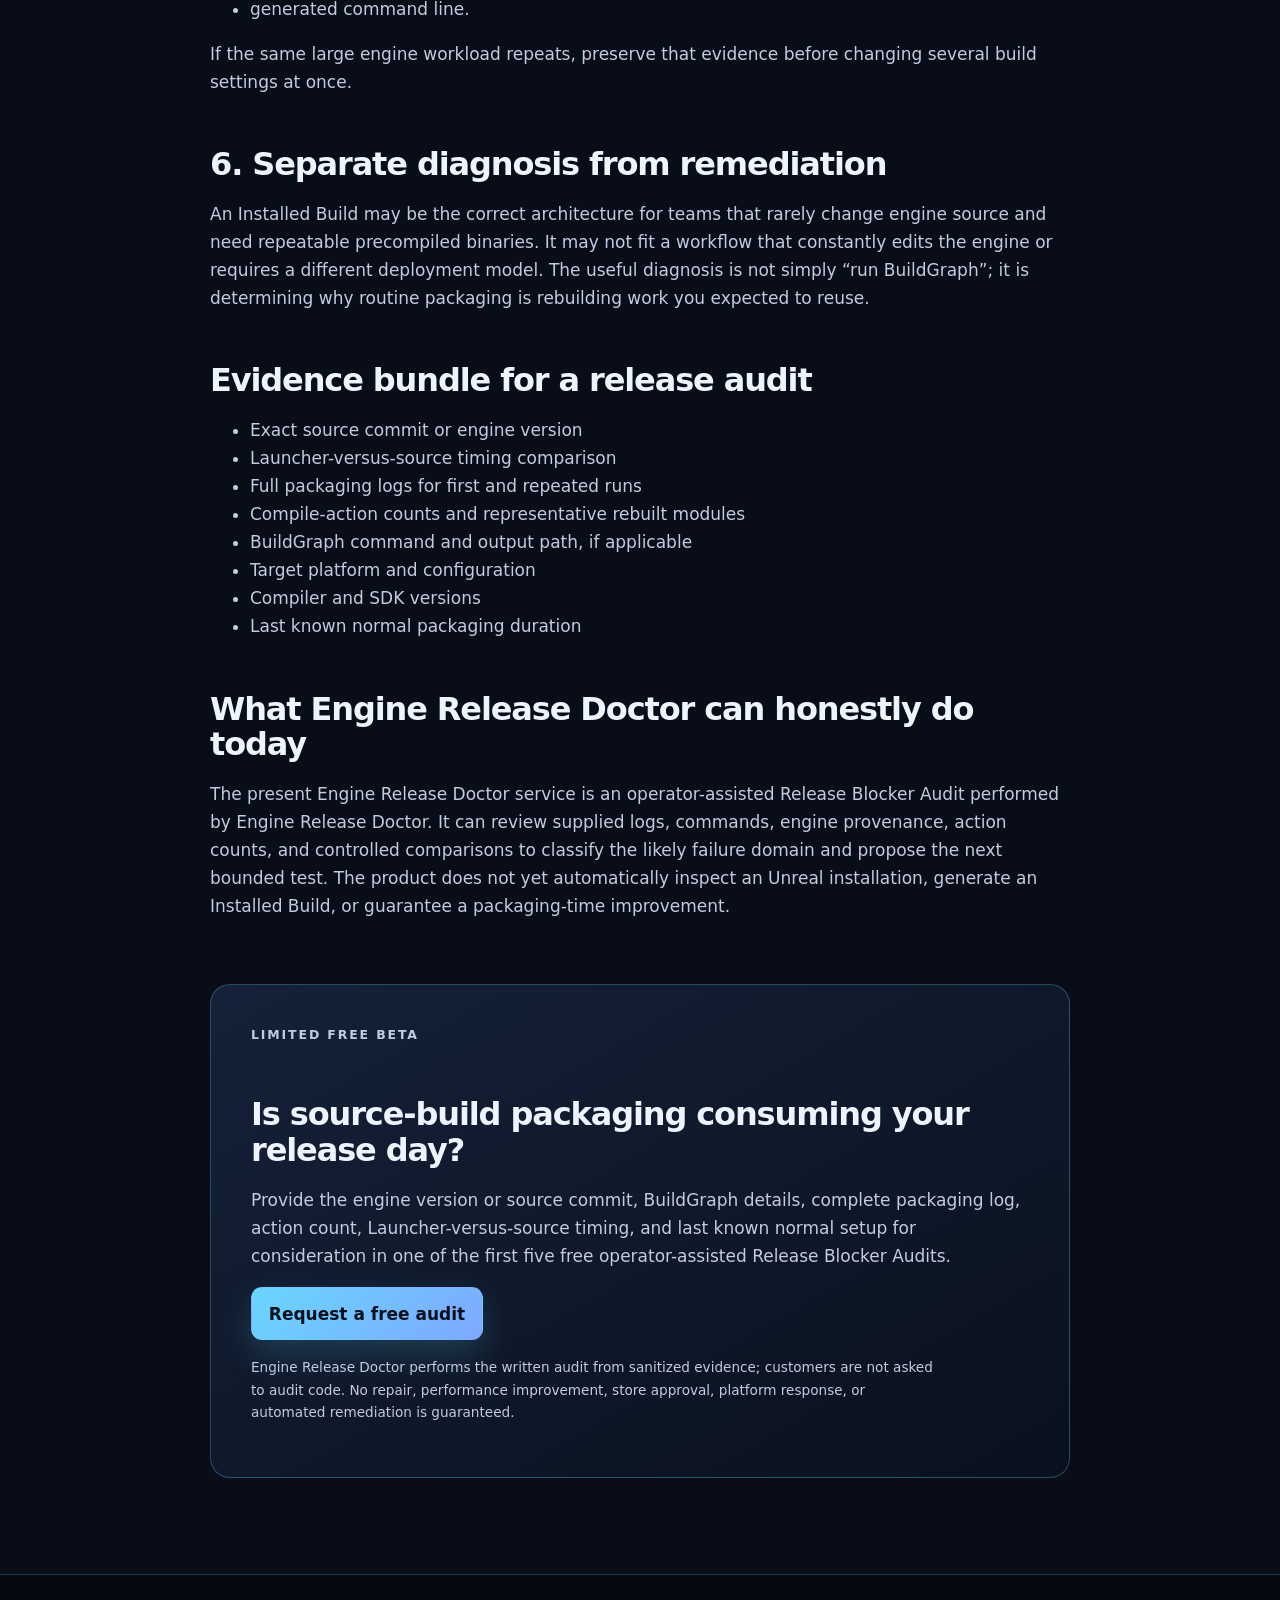
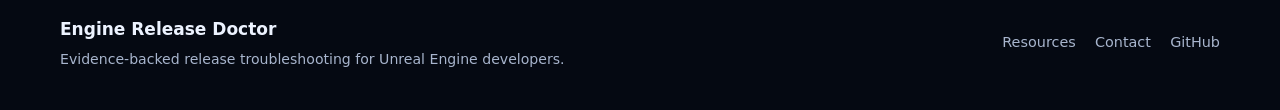
<file: resources/source-build-packaging-slow.html>
<!DOCTYPE html><html lang="en"><head><meta charset="utf-8"><meta name="viewport" content="width=device-width,initial-scale=1"><title>Why Source-Built Unreal Takes Hours to Package | Engine Release Doctor</title><meta name="description" content="A practical Unreal Engine checklist for diagnosing source-build packaging that recompiles hundreds or thousands of actions instead of behaving like a precompiled Installed Build."><link rel="stylesheet" href="../styles.css"></head><body><a class="skip-link" href="#main">Skip to content</a><header class="site-header"><div class="wrap header-inner"><a class="brand" href="../index.html"><span class="brand-mark">ERD</span><span>Engine Release Doctor</span></a><nav aria-label="Primary navigation"><a href="../index.html#audit">The audit</a><a href="../index.html#process">Process</a><a href="index.html">Resources</a><a class="nav-cta" href="../index.html#apply">Apply</a></nav></div></header><main id="main"><article class="article-page"><div class="wrap article-wrap"><p class="breadcrumb"><a href="../index.html">Home</a> / <a href="index.html">Resources</a> / Source-build packaging</p><p class="eyebrow">Release iteration performance</p><h1>Why does your source-built Unreal Engine take hours to package?</h1><p class="article-lead">If the Launcher engine packages the same project in minutes but your source engine compiles hundreds or thousands of actions on every attempt, the project may not be the real problem. The engine build may not be prepared for Launcher-like reuse.</p><div class="article-callout"><strong>A successful package can still be a release blocker.</strong><p>During certification, launch week, or a hotfix, a two-hour package makes controlled testing dangerously slow even when the build eventually succeeds.</p></div><h2>A documented failure pattern</h2><p>In May 2026, an Unreal developer reported that the same project packaged in about two minutes with Epic's Launcher build but took up to two hours with UE 5.7 and 5.8 compiled from source. The source workflow compiled more than 1,000 actions. Other developers identified an Unreal <em>Installed Build</em> made through BuildGraph as the relevant comparison, and a later reply reported Launcher-like packaging behavior after using that approach.</p><p><a href="https://forums.unrealengine.com/t/ue5-source-build-packaging-takes-2-hours-vs-2-minutes-launcher/2719900">Read the developer report on the Epic Developer Community forums</a>.</p><h2>What an Installed Build changes</h2><p>Epic describes an Installed Build as a redistributable engine build containing precompiled binaries and target-platform libraries for Development and Shipping configurations. Epic provides the <code>InstalledEngineBuild.xml</code> BuildGraph script to create this kind of distribution from source.</p><p><a href="https://dev.epicgames.com/documentation/en-us/unreal-engine/installed-build-reference-guide-for-unreal-engine">Read Epic's Installed Build Reference Guide</a>.</p><p>This does not mean every slow source package has the same cause. It means engine provenance and preparation belong in the investigation before you rewrite project code, delete content, or blame the cooker.</p><h2>1. Establish a clean baseline</h2><p>Package the same project, target, configuration, and platform with both environments when possible:</p><ul><li>Epic Games Launcher engine</li><li>Your source-built engine</li></ul><p>Record the total duration and the time spent compiling, cooking, staging, and archiving. Do not compare a clean build against an incremental build without labeling the difference.</p><h2>2. Count what is being compiled</h2><p>Preserve the complete packaging log and record:</p><ul><li>the number of compile actions;</li><li>whether engine modules or only project modules are rebuilding;</li><li>whether ShaderCompileWorker or other engine tools rebuild;</li><li>whether the same actions repeat on the next unchanged package;</li><li>the first command that triggers the unexpected compilation.</li></ul><p>If routine packaging resembles an engine build, that is stronger evidence than the final elapsed time alone.</p><h2>3. Record engine provenance</h2><ul><li>Exact Unreal version, tag, or source commit</li><li>Launcher build, ordinary source compilation, or Installed Build</li><li>Compiler and Windows SDK versions</li><li>BuildGraph command and options, when used</li><li>Enabled target platforms and game configurations</li><li>Location and identity of the editor executable used for packaging</li></ul><p>Two editors displaying the same Unreal version number can still represent materially different build environments.</p><h2>4. Verify whether the engine is an Installed Build</h2><p>Do not infer this merely because the editor launches successfully. Preserve the BuildGraph command, output location, installed-build metadata, and precompiled target binaries. Epic's current documentation shows an example using:</p><pre><code>RunUAT.bat BuildGraph -script=Engine/Build/InstalledEngineBuild.xml -target="Make Installed Build Win64" ...</code></pre><p>Use the options appropriate to your engine version and required platforms; do not copy a command blindly into a production pipeline.</p><h2>5. Compare the second package, not only the first</h2><p>After a successful package with no source changes, run the same packaging operation again and compare:</p><ul><li>total duration;</li><li>compile-action count;</li><li>modules rebuilt;</li><li>cache reuse;</li><li>generated command line.</li></ul><p>If the same large engine workload repeats, preserve that evidence before changing several build settings at once.</p><h2>6. Separate diagnosis from remediation</h2><p>An Installed Build may be the correct architecture for teams that rarely change engine source and need repeatable precompiled binaries. It may not fit a workflow that constantly edits the engine or requires a different deployment model. The useful diagnosis is not simply “run BuildGraph”; it is determining why routine packaging is rebuilding work you expected to reuse.</p><h2>Evidence bundle for a release audit</h2><ul><li>Exact source commit or engine version</li><li>Launcher-versus-source timing comparison</li><li>Full packaging logs for first and repeated runs</li><li>Compile-action counts and representative rebuilt modules</li><li>BuildGraph command and output path, if applicable</li><li>Target platform and configuration</li><li>Compiler and SDK versions</li><li>Last known normal packaging duration</li></ul><h2>What Engine Release Doctor can honestly do today</h2><p>The present Engine Release Doctor service is an operator-assisted Release Blocker Audit performed by Engine Release Doctor. It can review supplied logs, commands, engine provenance, action counts, and controlled comparisons to classify the likely failure domain and propose the next bounded test. The product does not yet automatically inspect an Unreal installation, generate an Installed Build, or guarantee a packaging-time improvement.</p><div class="article-cta"><p class="eyebrow">Limited free beta</p><h2>Is source-build packaging consuming your release day?</h2><p>Provide the engine version or source commit, BuildGraph details, complete packaging log, action count, Launcher-versus-source timing, and last known normal setup for consideration in one of the first five free operator-assisted Release Blocker Audits.</p><a class="button primary" href="../index.html#apply">Request a free audit</a><p class="fine-print">Engine Release Doctor performs the written audit from sanitized evidence; customers are not asked to audit code. No repair, performance improvement, store approval, platform response, or automated remediation is guaranteed.</p></div></div></article></main><footer><div class="wrap footer-inner"><div><strong>Engine Release Doctor</strong><p>Evidence-backed release troubleshooting for Unreal Engine developers.</p></div><div class="footer-links"><a href="index.html">Resources</a><a href="../index.html#apply">Contact</a><a href="https://github.com/davisscholarshiphunt-beep/engine-release-doctor-site">GitHub</a></div></div></footer></body></html>
</file>
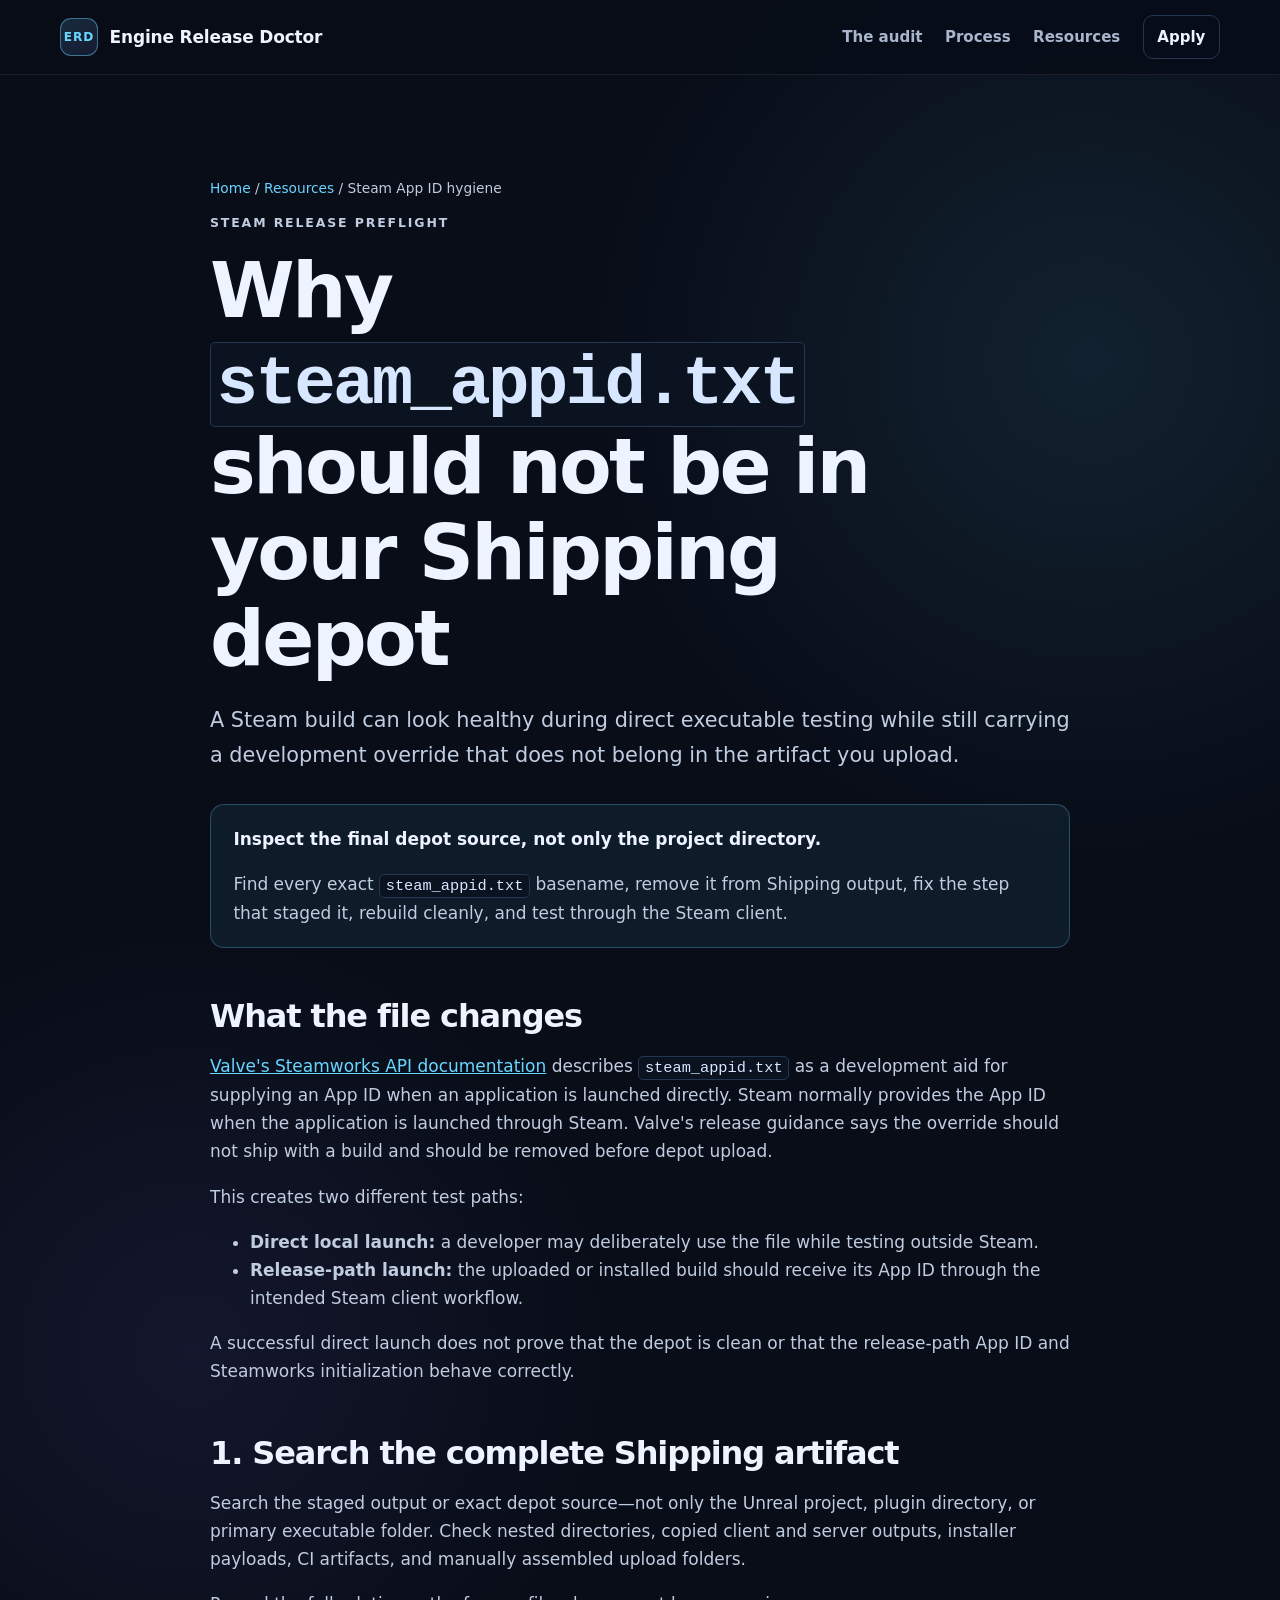
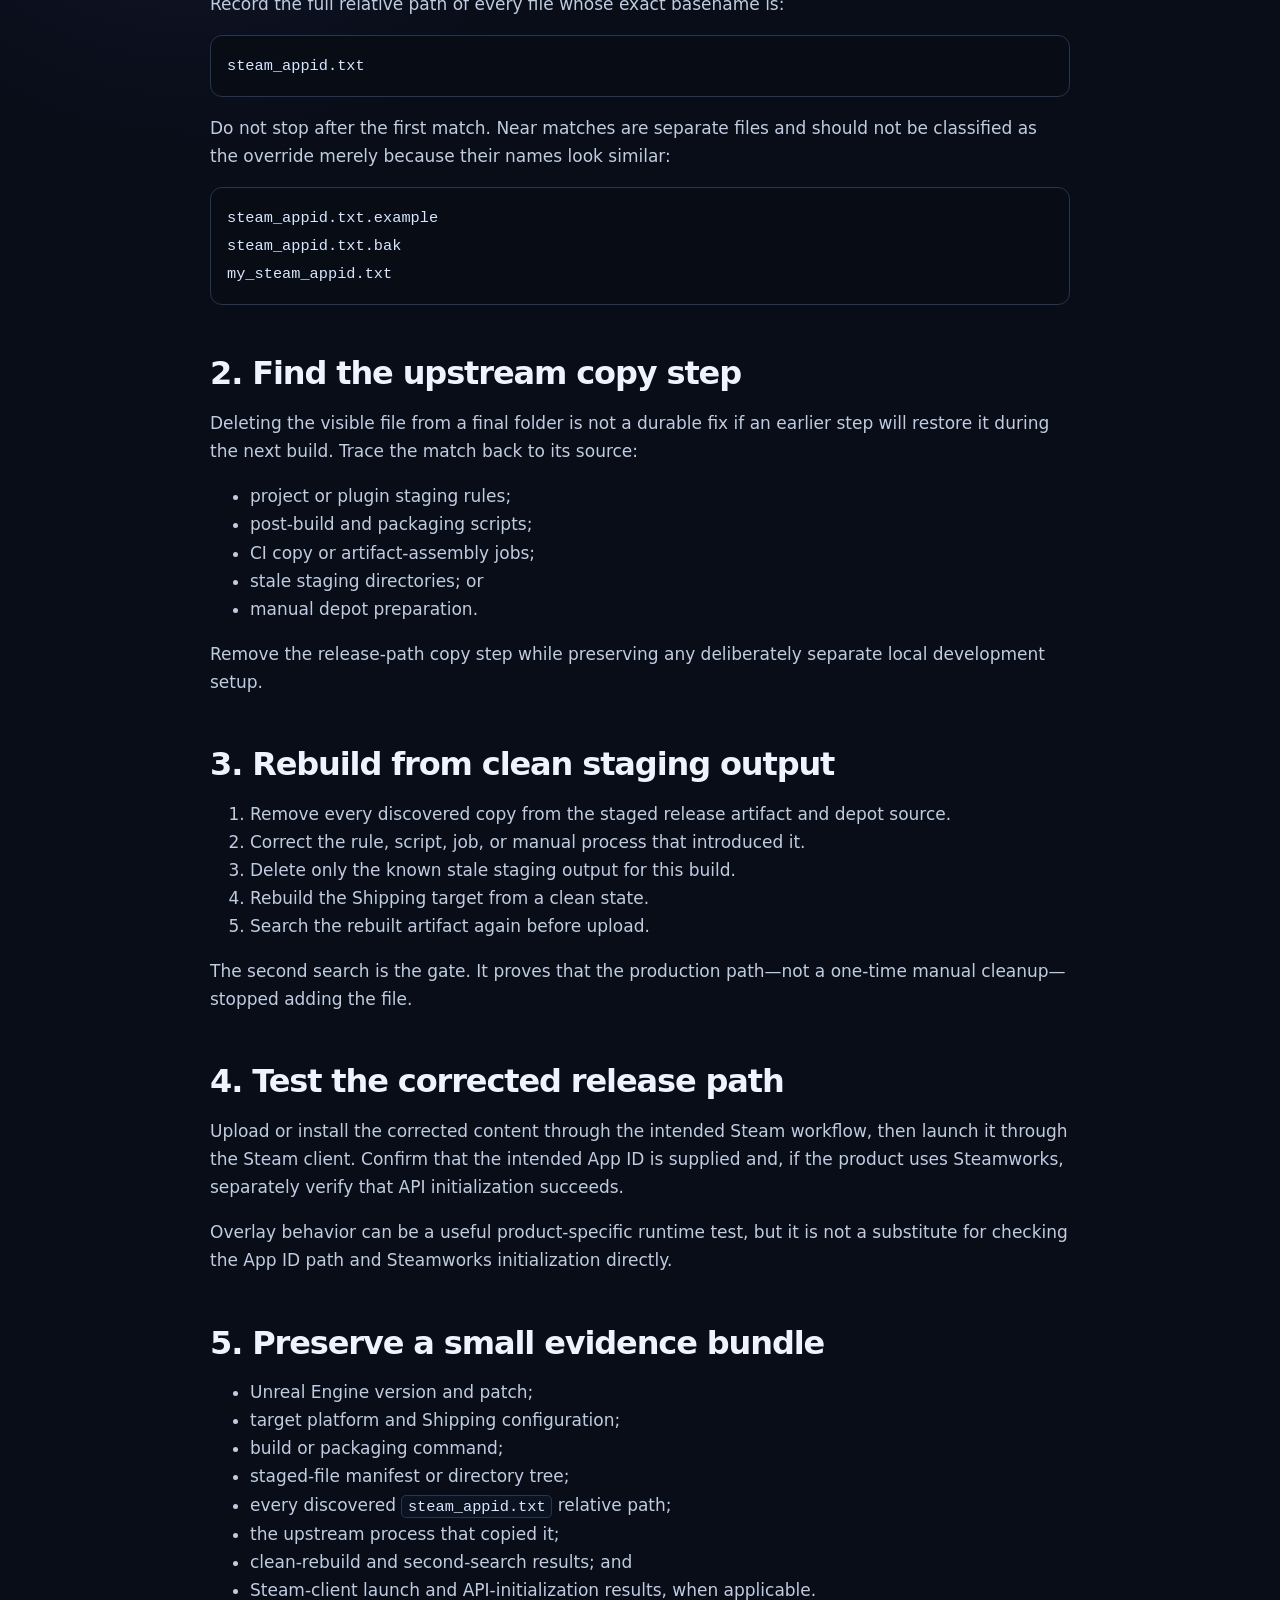
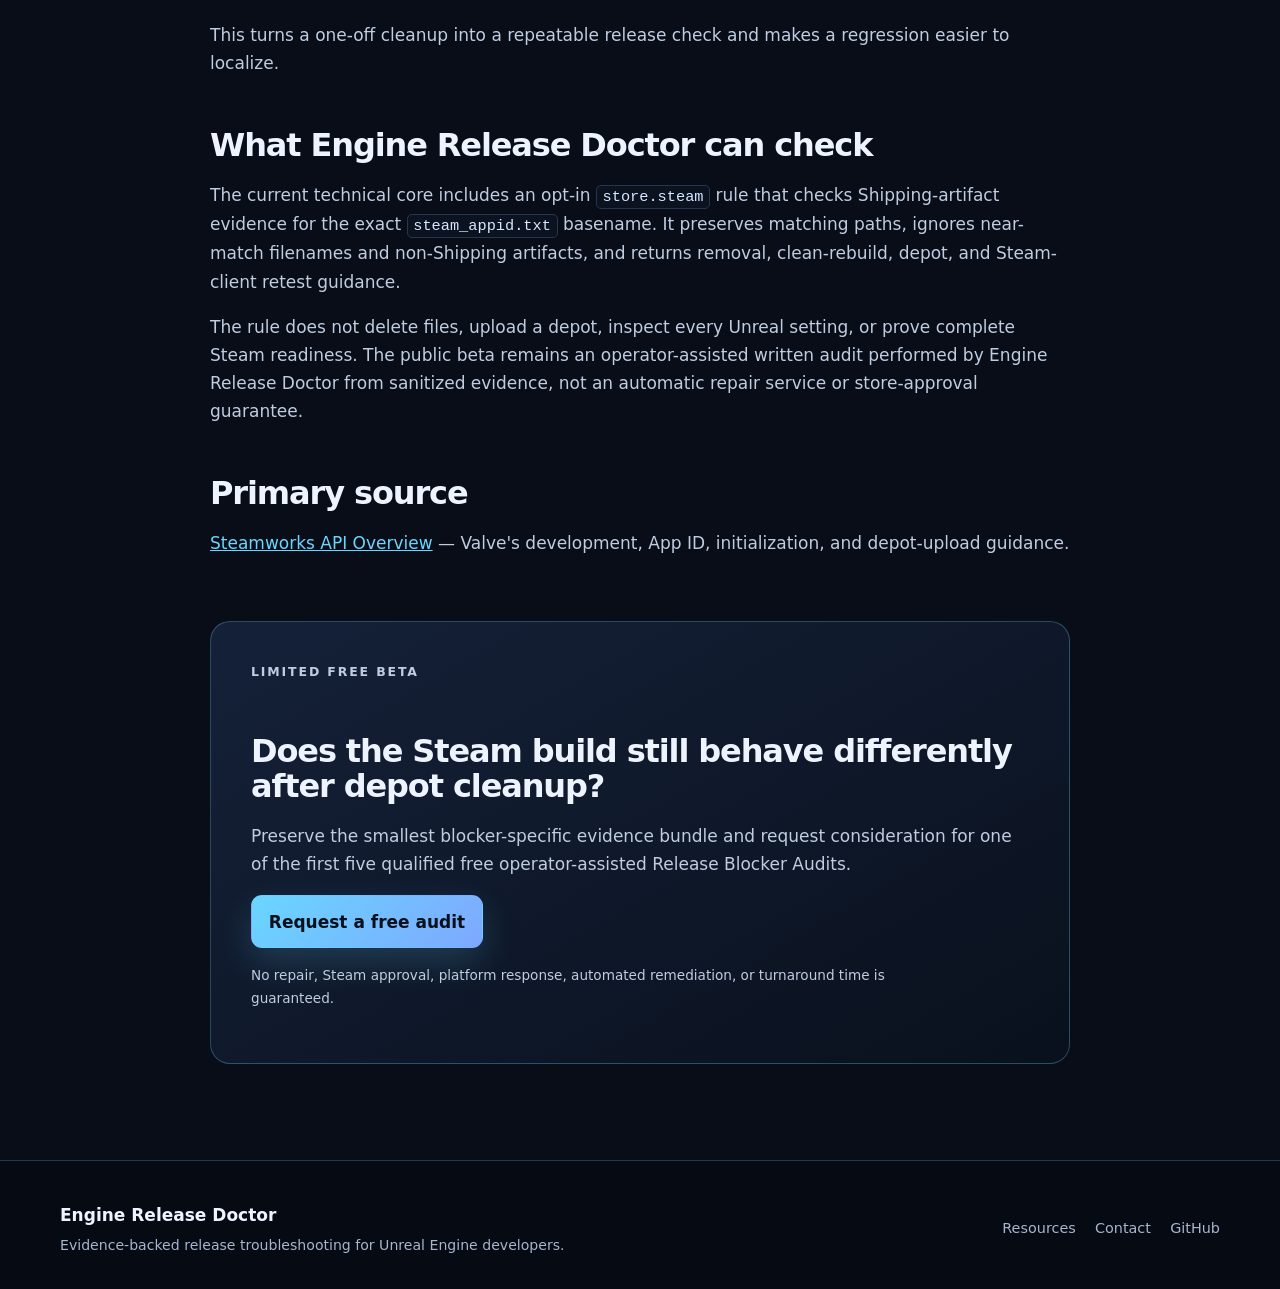
<file: resources/steam-appid-shipping-depot.html>
<!DOCTYPE html>
<html lang="en">
<head>
  <meta charset="utf-8">
  <meta name="viewport" content="width=device-width, initial-scale=1">
  <title>Remove steam_appid.txt Before Upload | Engine Release Doctor</title>
  <meta name="description" content="A practical Steam release check for finding and removing development-only steam_appid.txt overrides from Unreal Shipping artifacts before depot upload.">
  <link rel="stylesheet" href="../styles.css">
</head>
<body>
  <a class="skip-link" href="#main">Skip to content</a>
  <header class="site-header">
    <div class="wrap header-inner">
      <a class="brand" href="../index.html"><span class="brand-mark">ERD</span><span>Engine Release Doctor</span></a>
      <nav aria-label="Primary navigation">
        <a href="../index.html#audit">The audit</a>
        <a href="../index.html#process">Process</a>
        <a href="index.html">Resources</a>
        <a class="nav-cta" href="../index.html#apply">Apply</a>
      </nav>
    </div>
  </header>

  <main id="main">
    <article class="article-page">
      <div class="wrap article-wrap">
        <p class="breadcrumb"><a href="../index.html">Home</a> / <a href="index.html">Resources</a> / Steam App ID hygiene</p>
        <p class="eyebrow">Steam release preflight</p>
        <h1>Why <code>steam_appid.txt</code> should not be in your Shipping depot</h1>
        <p class="article-lead">A Steam build can look healthy during direct executable testing while still carrying a development override that does not belong in the artifact you upload.</p>

        <div class="article-callout">
          <strong>Inspect the final depot source, not only the project directory.</strong>
          <p>Find every exact <code>steam_appid.txt</code> basename, remove it from Shipping output, fix the step that staged it, rebuild cleanly, and test through the Steam client.</p>
        </div>

        <h2>What the file changes</h2>
        <p><a href="https://partner.steamgames.com/doc/sdk/api">Valve's Steamworks API documentation</a> describes <code>steam_appid.txt</code> as a development aid for supplying an App ID when an application is launched directly. Steam normally provides the App ID when the application is launched through Steam. Valve's release guidance says the override should not ship with a build and should be removed before depot upload.</p>
        <p>This creates two different test paths:</p>
        <ul>
          <li><strong>Direct local launch:</strong> a developer may deliberately use the file while testing outside Steam.</li>
          <li><strong>Release-path launch:</strong> the uploaded or installed build should receive its App ID through the intended Steam client workflow.</li>
        </ul>
        <p>A successful direct launch does not prove that the depot is clean or that the release-path App ID and Steamworks initialization behave correctly.</p>

        <h2>1. Search the complete Shipping artifact</h2>
        <p>Search the staged output or exact depot source—not only the Unreal project, plugin directory, or primary executable folder. Check nested directories, copied client and server outputs, installer payloads, CI artifacts, and manually assembled upload folders.</p>
        <p>Record the full relative path of every file whose exact basename is:</p>
        <pre><code>steam_appid.txt</code></pre>
        <p>Do not stop after the first match. Near matches are separate files and should not be classified as the override merely because their names look similar:</p>
        <pre><code>steam_appid.txt.example
steam_appid.txt.bak
my_steam_appid.txt</code></pre>

        <h2>2. Find the upstream copy step</h2>
        <p>Deleting the visible file from a final folder is not a durable fix if an earlier step will restore it during the next build. Trace the match back to its source:</p>
        <ul>
          <li>project or plugin staging rules;</li>
          <li>post-build and packaging scripts;</li>
          <li>CI copy or artifact-assembly jobs;</li>
          <li>stale staging directories; or</li>
          <li>manual depot preparation.</li>
        </ul>
        <p>Remove the release-path copy step while preserving any deliberately separate local development setup.</p>

        <h2>3. Rebuild from clean staging output</h2>
        <ol>
          <li>Remove every discovered copy from the staged release artifact and depot source.</li>
          <li>Correct the rule, script, job, or manual process that introduced it.</li>
          <li>Delete only the known stale staging output for this build.</li>
          <li>Rebuild the Shipping target from a clean state.</li>
          <li>Search the rebuilt artifact again before upload.</li>
        </ol>
        <p>The second search is the gate. It proves that the production path—not a one-time manual cleanup—stopped adding the file.</p>

        <h2>4. Test the corrected release path</h2>
        <p>Upload or install the corrected content through the intended Steam workflow, then launch it through the Steam client. Confirm that the intended App ID is supplied and, if the product uses Steamworks, separately verify that API initialization succeeds.</p>
        <p>Overlay behavior can be a useful product-specific runtime test, but it is not a substitute for checking the App ID path and Steamworks initialization directly.</p>

        <h2>5. Preserve a small evidence bundle</h2>
        <ul>
          <li>Unreal Engine version and patch;</li>
          <li>target platform and Shipping configuration;</li>
          <li>build or packaging command;</li>
          <li>staged-file manifest or directory tree;</li>
          <li>every discovered <code>steam_appid.txt</code> relative path;</li>
          <li>the upstream process that copied it;</li>
          <li>clean-rebuild and second-search results; and</li>
          <li>Steam-client launch and API-initialization results, when applicable.</li>
        </ul>
        <p>This turns a one-off cleanup into a repeatable release check and makes a regression easier to localize.</p>

        <h2>What Engine Release Doctor can check</h2>
        <p>The current technical core includes an opt-in <code>store.steam</code> rule that checks Shipping-artifact evidence for the exact <code>steam_appid.txt</code> basename. It preserves matching paths, ignores near-match filenames and non-Shipping artifacts, and returns removal, clean-rebuild, depot, and Steam-client retest guidance.</p>
        <p>The rule does not delete files, upload a depot, inspect every Unreal setting, or prove complete Steam readiness. The public beta remains an operator-assisted written audit performed by Engine Release Doctor from sanitized evidence, not an automatic repair service or store-approval guarantee.</p>

        <h2>Primary source</h2>
        <p><a href="https://partner.steamgames.com/doc/sdk/api">Steamworks API Overview</a> — Valve's development, App ID, initialization, and depot-upload guidance.</p>

        <div class="article-cta">
          <p class="eyebrow">Limited free beta</p>
          <h2>Does the Steam build still behave differently after depot cleanup?</h2>
          <p>Preserve the smallest blocker-specific evidence bundle and request consideration for one of the first five qualified free operator-assisted Release Blocker Audits.</p>
          <a class="button primary" href="../index.html#apply">Request a free audit</a>
          <p class="fine-print">No repair, Steam approval, platform response, automated remediation, or turnaround time is guaranteed.</p>
        </div>
      </div>
    </article>
  </main>

  <footer>
    <div class="wrap footer-inner">
      <div><strong>Engine Release Doctor</strong><p>Evidence-backed release troubleshooting for Unreal Engine developers.</p></div>
      <div class="footer-links"><a href="index.html">Resources</a><a href="../index.html#apply">Contact</a><a href="https://github.com/davisscholarshiphunt-beep/engine-release-doctor-site">GitHub</a></div>
    </div>
  </footer>
</body>
</html>
</file>
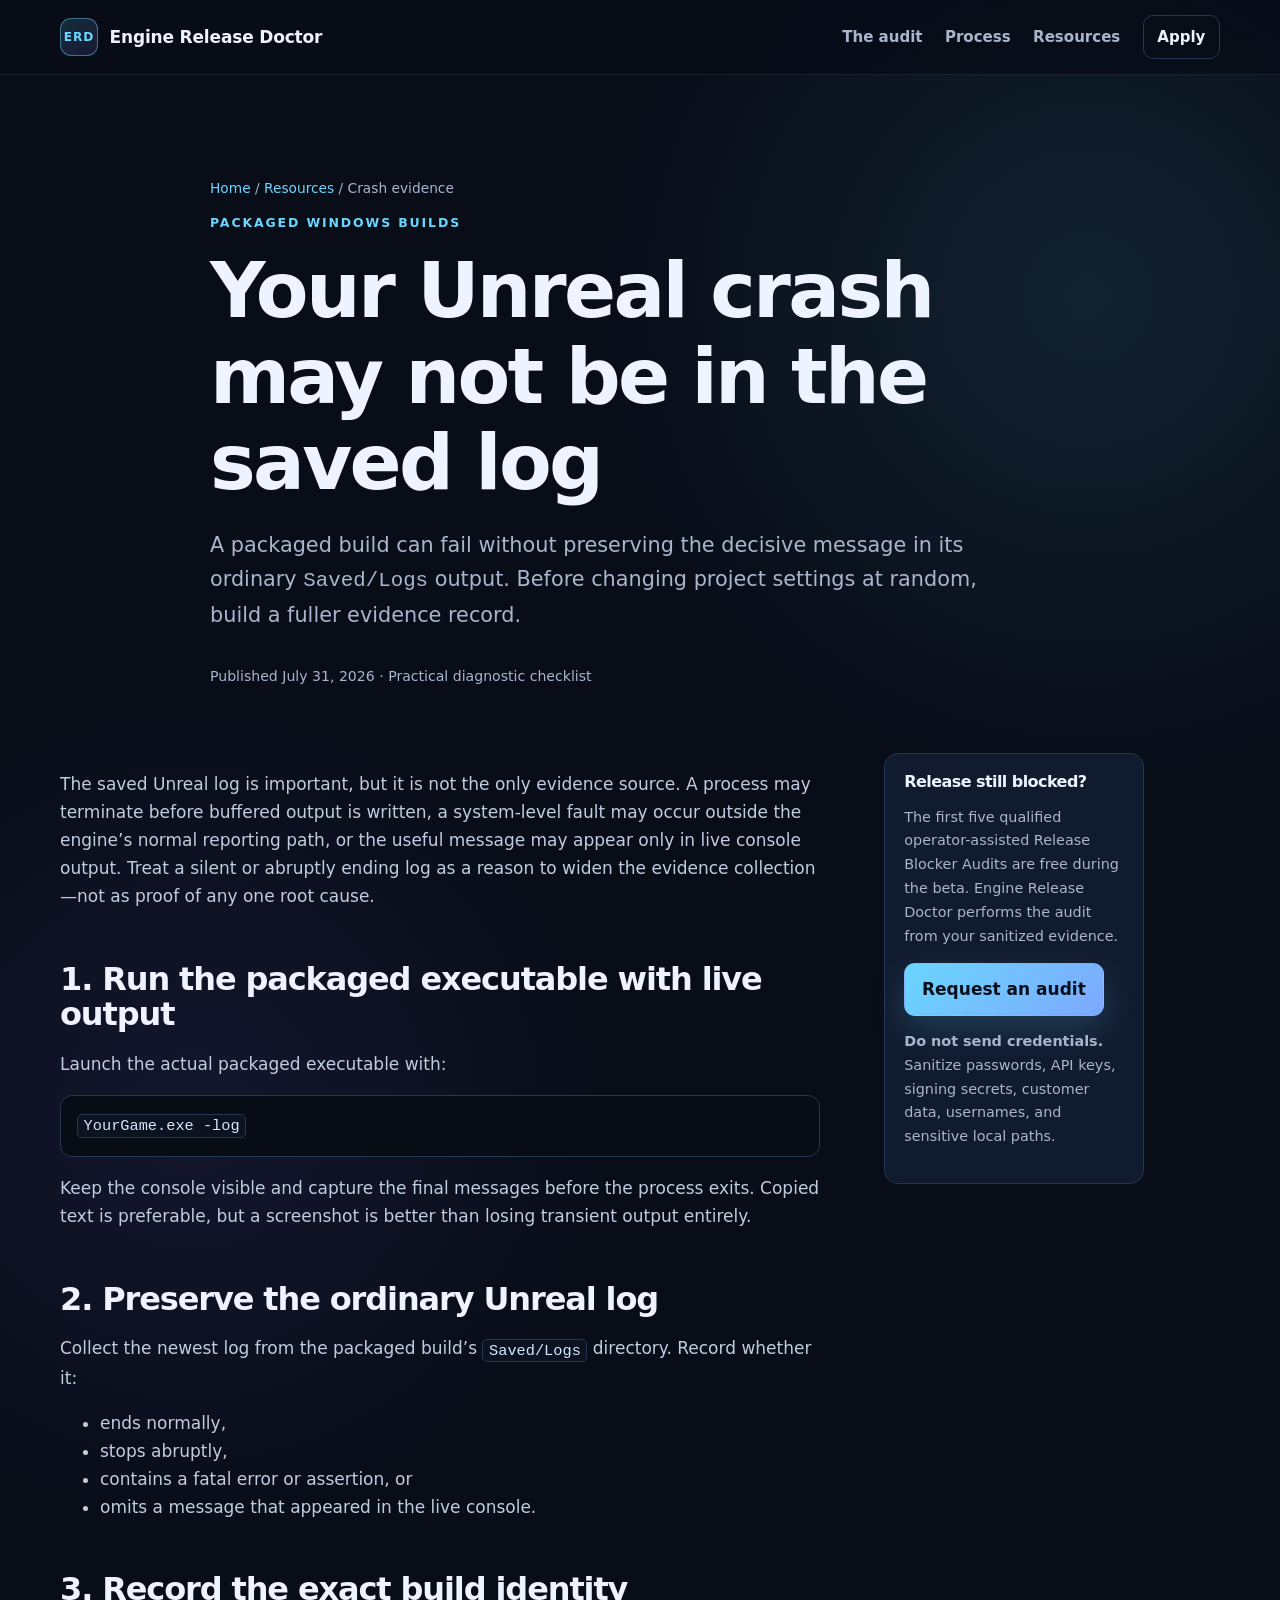
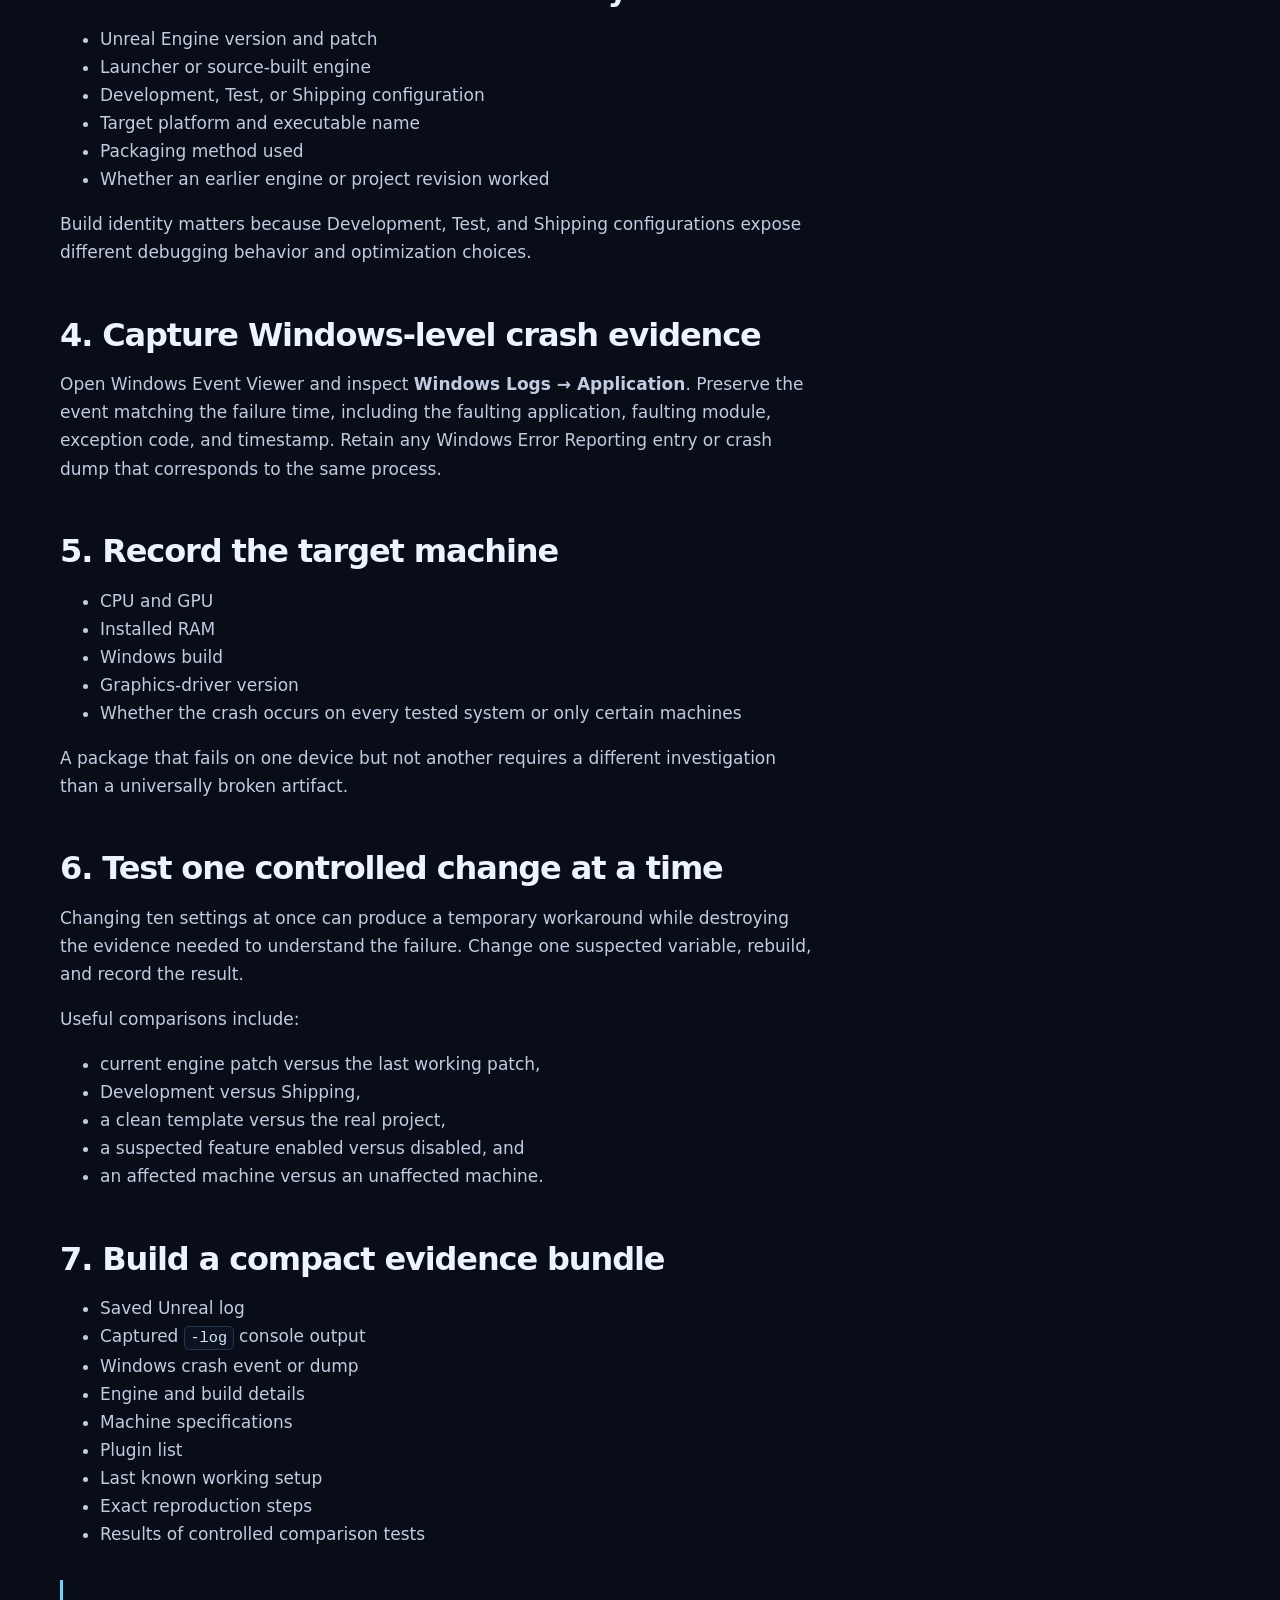
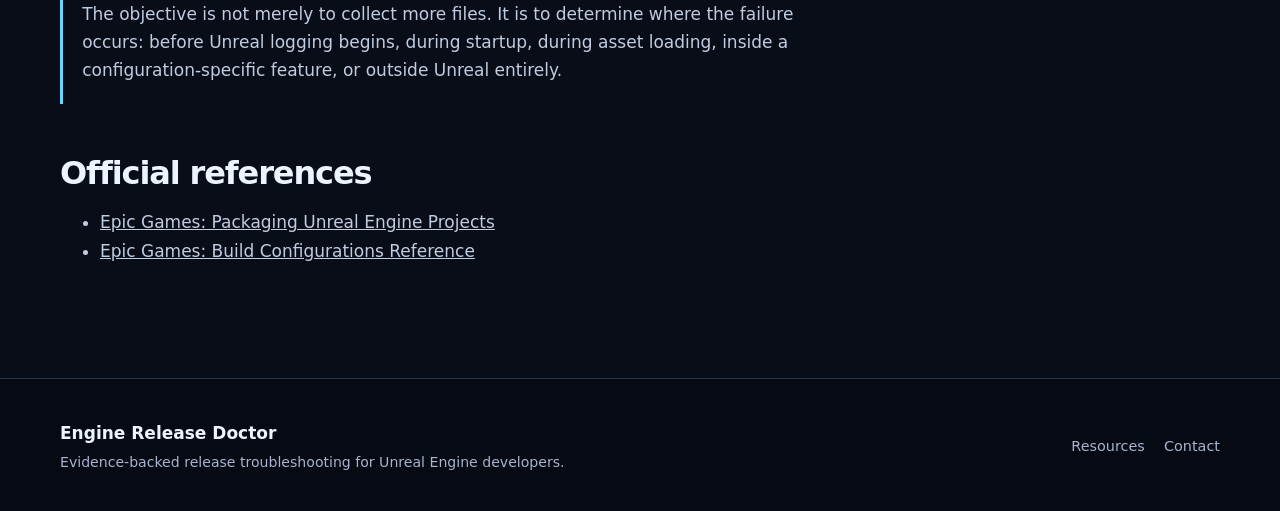
<file: resources/unreal-crash-log-evidence.html>
<!DOCTYPE html>
<html lang="en">
<head>
  <meta charset="utf-8">
  <meta name="viewport" content="width=device-width, initial-scale=1">
  <title>Your Unreal Crash May Not Be in the Saved Log | Engine Release Doctor</title>
  <meta name="description" content="An evidence checklist for Unreal Engine packaged Windows builds that crash without preserving the decisive error in the ordinary saved log.">
  <link rel="stylesheet" href="../styles.css">
</head>
<body>
  <a class="skip-link" href="#main">Skip to content</a>
  <header class="site-header">
    <div class="wrap header-inner">
      <a class="brand" href="../index.html"><span class="brand-mark">ERD</span><span>Engine Release Doctor</span></a>
      <nav aria-label="Primary navigation"><a href="../index.html#audit">The audit</a><a href="../index.html#process">Process</a><a href="index.html">Resources</a><a class="nav-cta" href="../index.html#apply">Apply</a></nav>
    </div>
  </header>

  <main id="main">
    <section class="article-hero">
      <div class="wrap">
        <p class="breadcrumb"><a href="../index.html">Home</a> / <a href="index.html">Resources</a> / Crash evidence</p>
        <p class="eyebrow">Packaged Windows builds</p>
        <h1>Your Unreal crash may not be in the saved log</h1>
        <p class="hero-copy">A packaged build can fail without preserving the decisive message in its ordinary <code>Saved/Logs</code> output. Before changing project settings at random, build a fuller evidence record.</p>
        <p class="article-meta">Published July 31, 2026 · Practical diagnostic checklist</p>
      </div>
    </section>

    <div class="wrap article-layout">
      <article class="article-body">
        <p>The saved Unreal log is important, but it is not the only evidence source. A process may terminate before buffered output is written, a system-level fault may occur outside the engine’s normal reporting path, or the useful message may appear only in live console output. Treat a silent or abruptly ending log as a reason to widen the evidence collection—not as proof of any one root cause.</p>

        <h2>1. Run the packaged executable with live output</h2>
        <p>Launch the actual packaged executable with:</p>
        <pre><code>YourGame.exe -log</code></pre>
        <p>Keep the console visible and capture the final messages before the process exits. Copied text is preferable, but a screenshot is better than losing transient output entirely.</p>

        <h2>2. Preserve the ordinary Unreal log</h2>
        <p>Collect the newest log from the packaged build’s <code>Saved/Logs</code> directory. Record whether it:</p>
        <ul>
          <li>ends normally,</li>
          <li>stops abruptly,</li>
          <li>contains a fatal error or assertion, or</li>
          <li>omits a message that appeared in the live console.</li>
        </ul>

        <h2>3. Record the exact build identity</h2>
        <ul>
          <li>Unreal Engine version and patch</li>
          <li>Launcher or source-built engine</li>
          <li>Development, Test, or Shipping configuration</li>
          <li>Target platform and executable name</li>
          <li>Packaging method used</li>
          <li>Whether an earlier engine or project revision worked</li>
        </ul>
        <p>Build identity matters because Development, Test, and Shipping configurations expose different debugging behavior and optimization choices.</p>

        <h2>4. Capture Windows-level crash evidence</h2>
        <p>Open Windows Event Viewer and inspect <strong>Windows Logs → Application</strong>. Preserve the event matching the failure time, including the faulting application, faulting module, exception code, and timestamp. Retain any Windows Error Reporting entry or crash dump that corresponds to the same process.</p>

        <h2>5. Record the target machine</h2>
        <ul>
          <li>CPU and GPU</li>
          <li>Installed RAM</li>
          <li>Windows build</li>
          <li>Graphics-driver version</li>
          <li>Whether the crash occurs on every tested system or only certain machines</li>
        </ul>
        <p>A package that fails on one device but not another requires a different investigation than a universally broken artifact.</p>

        <h2>6. Test one controlled change at a time</h2>
        <p>Changing ten settings at once can produce a temporary workaround while destroying the evidence needed to understand the failure. Change one suspected variable, rebuild, and record the result.</p>
        <p>Useful comparisons include:</p>
        <ul>
          <li>current engine patch versus the last working patch,</li>
          <li>Development versus Shipping,</li>
          <li>a clean template versus the real project,</li>
          <li>a suspected feature enabled versus disabled, and</li>
          <li>an affected machine versus an unaffected machine.</li>
        </ul>

        <h2>7. Build a compact evidence bundle</h2>
        <ul>
          <li>Saved Unreal log</li>
          <li>Captured <code>-log</code> console output</li>
          <li>Windows crash event or dump</li>
          <li>Engine and build details</li>
          <li>Machine specifications</li>
          <li>Plugin list</li>
          <li>Last known working setup</li>
          <li>Exact reproduction steps</li>
          <li>Results of controlled comparison tests</li>
        </ul>

        <blockquote><p>The objective is not merely to collect more files. It is to determine where the failure occurs: before Unreal logging begins, during startup, during asset loading, inside a configuration-specific feature, or outside Unreal entirely.</p></blockquote>

        <h2>Official references</h2>
        <ul>
          <li><a href="https://dev.epicgames.com/documentation/en-us/unreal-engine/packaging-your-project">Epic Games: Packaging Unreal Engine Projects</a></li>
          <li><a href="https://dev.epicgames.com/documentation/unreal-engine/build-configurations-reference-for-unreal-engine">Epic Games: Build Configurations Reference</a></li>
        </ul>
      </article>

      <aside class="article-aside">
        <h3>Release still blocked?</h3>
        <p>The first five qualified operator-assisted Release Blocker Audits are free during the beta. Engine Release Doctor performs the audit from your sanitized evidence.</p>
        <a class="button primary" href="../index.html#apply">Request an audit</a>
        <p><strong>Do not send credentials.</strong> Sanitize passwords, API keys, signing secrets, customer data, usernames, and sensitive local paths.</p>
      </aside>
    </div>
  </main>

  <footer><div class="wrap footer-inner"><div><strong>Engine Release Doctor</strong><p>Evidence-backed release troubleshooting for Unreal Engine developers.</p></div><div class="footer-links"><a href="index.html">Resources</a><a href="mailto:epiclukefish5@gmail.com">Contact</a></div></div></footer>
</body>
</html>
</file>
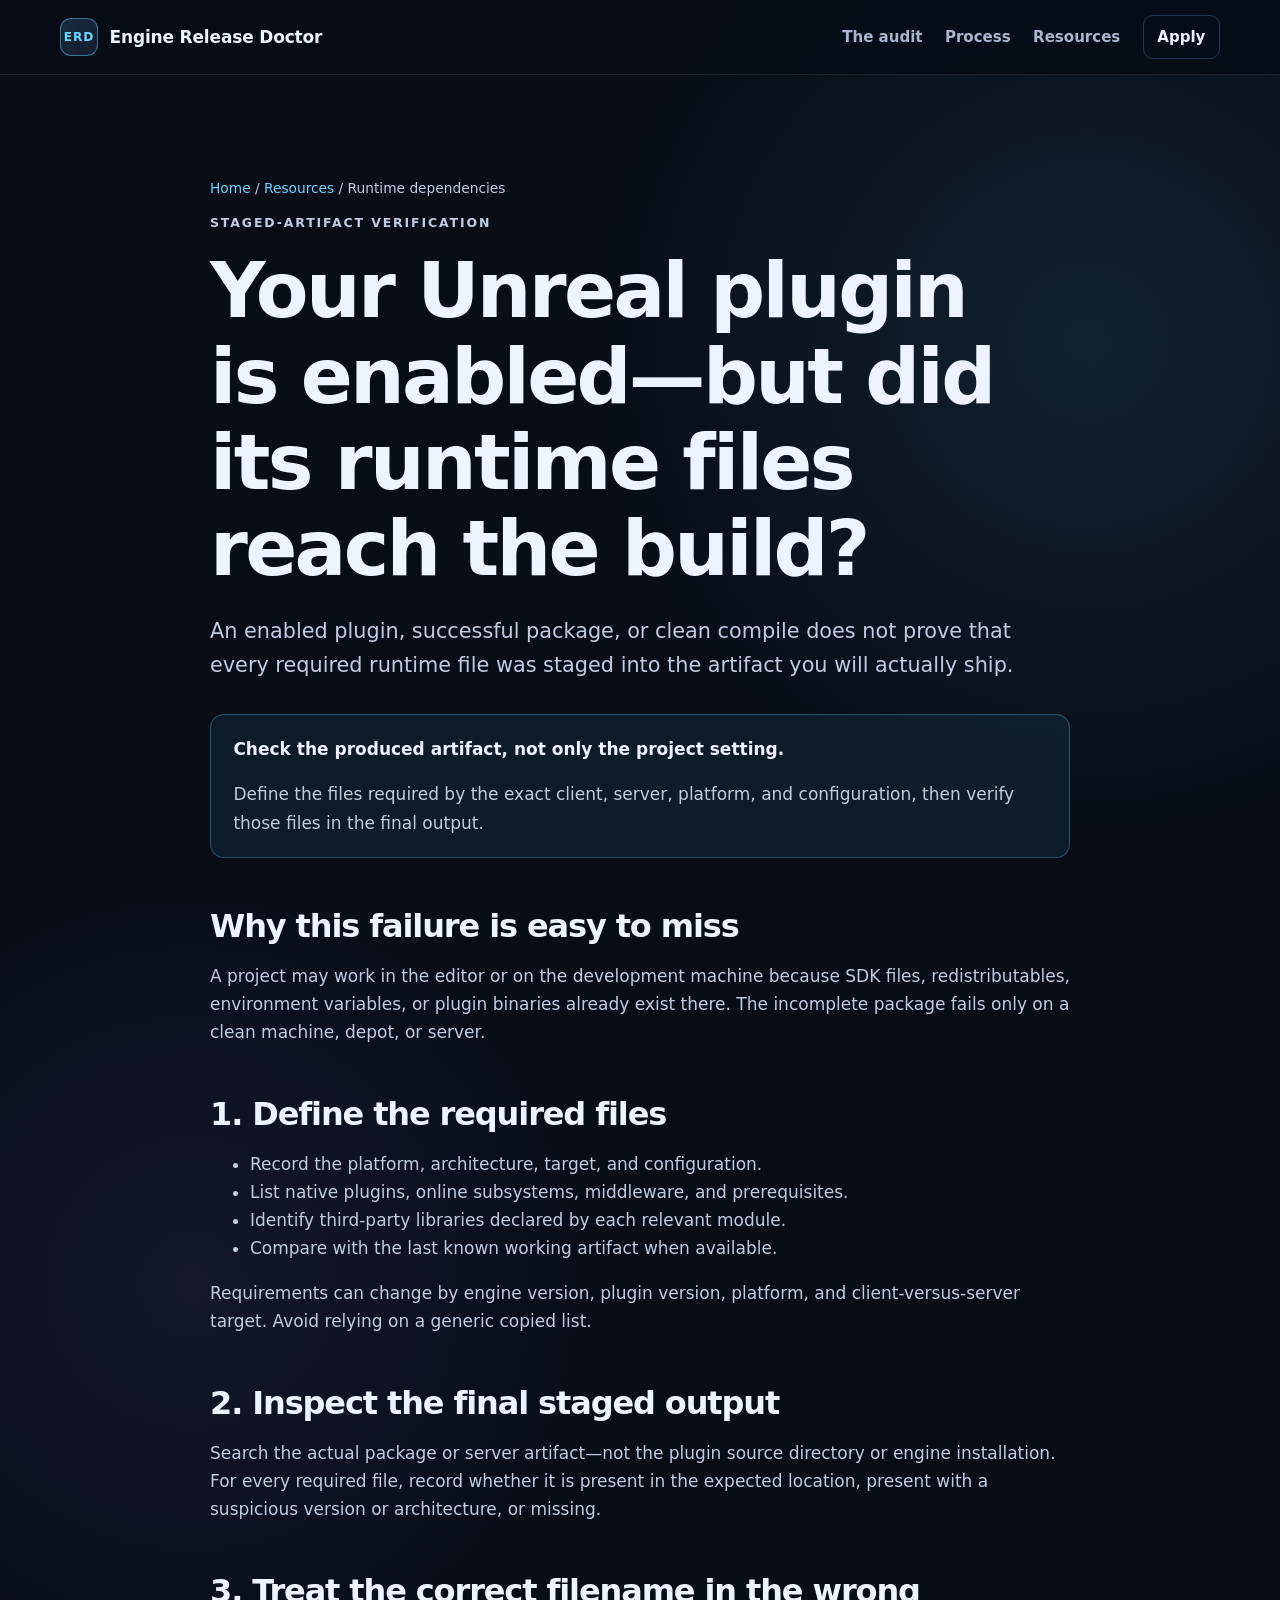
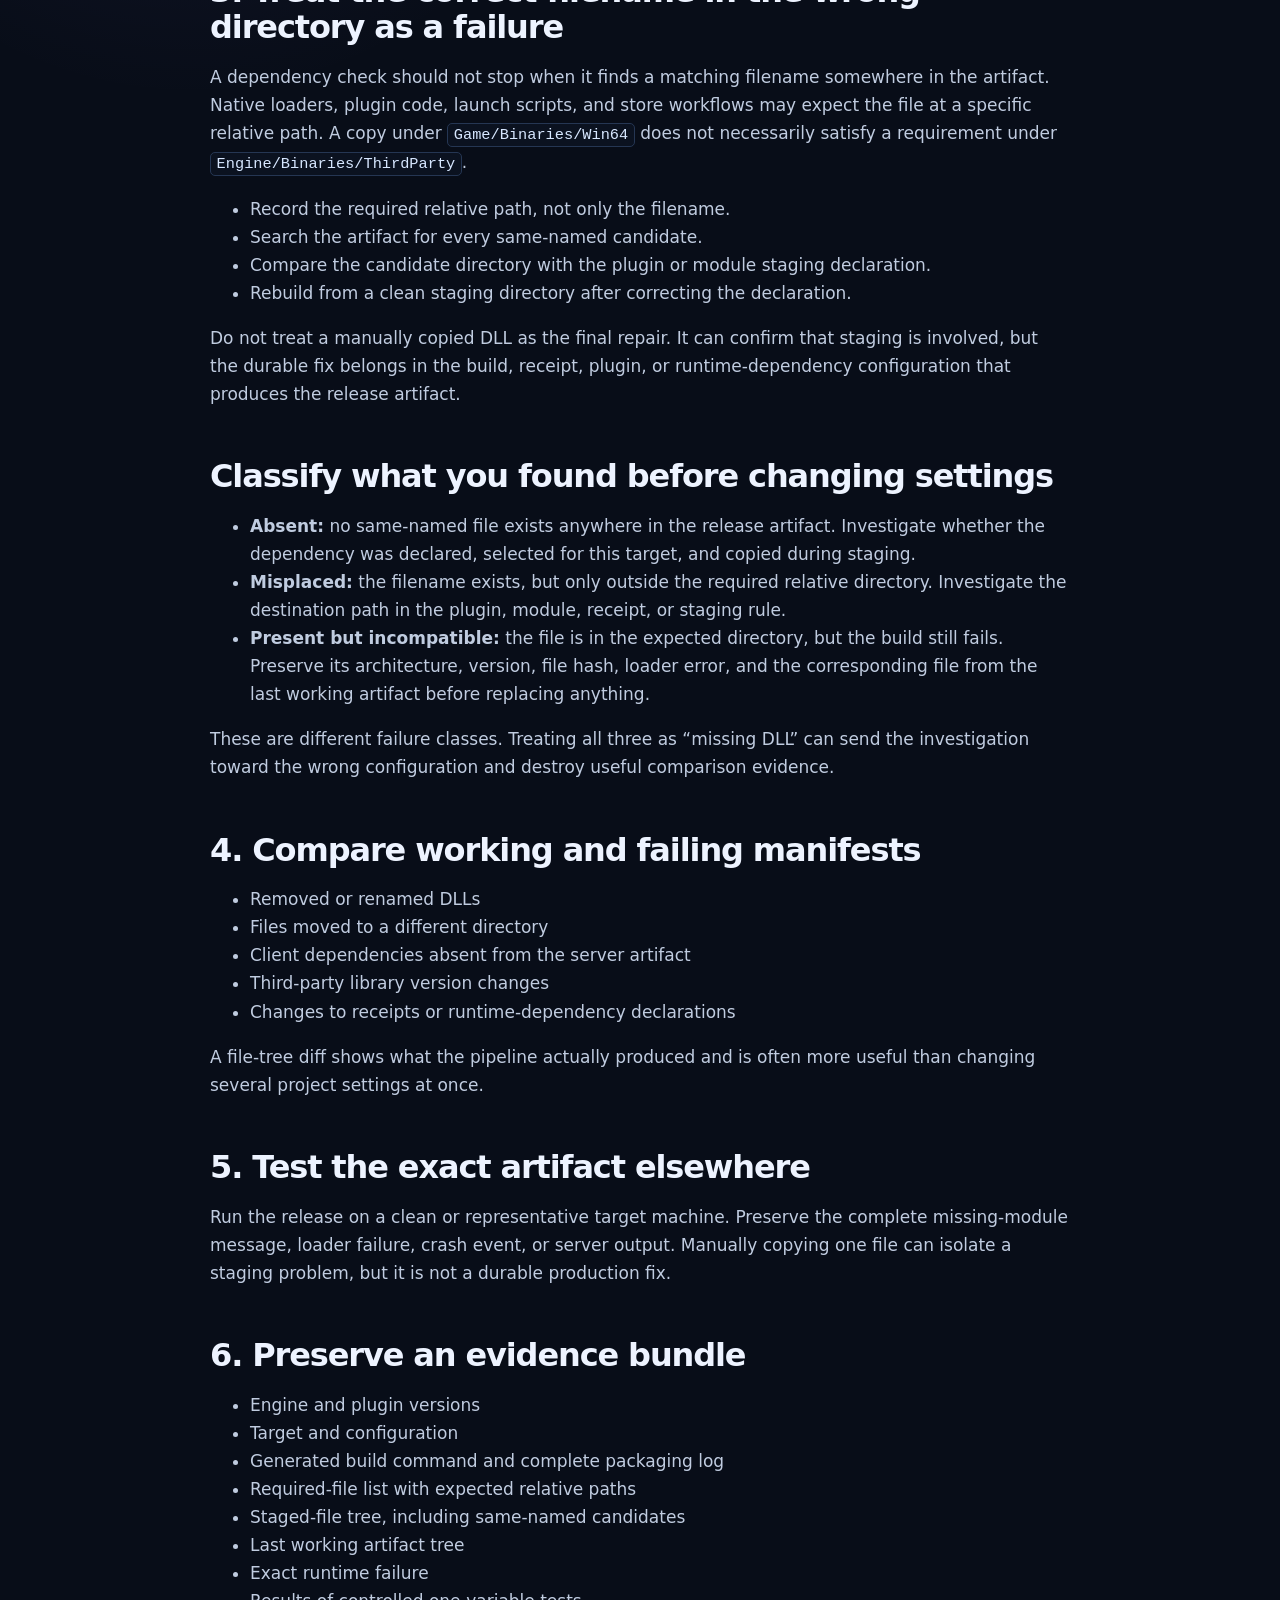
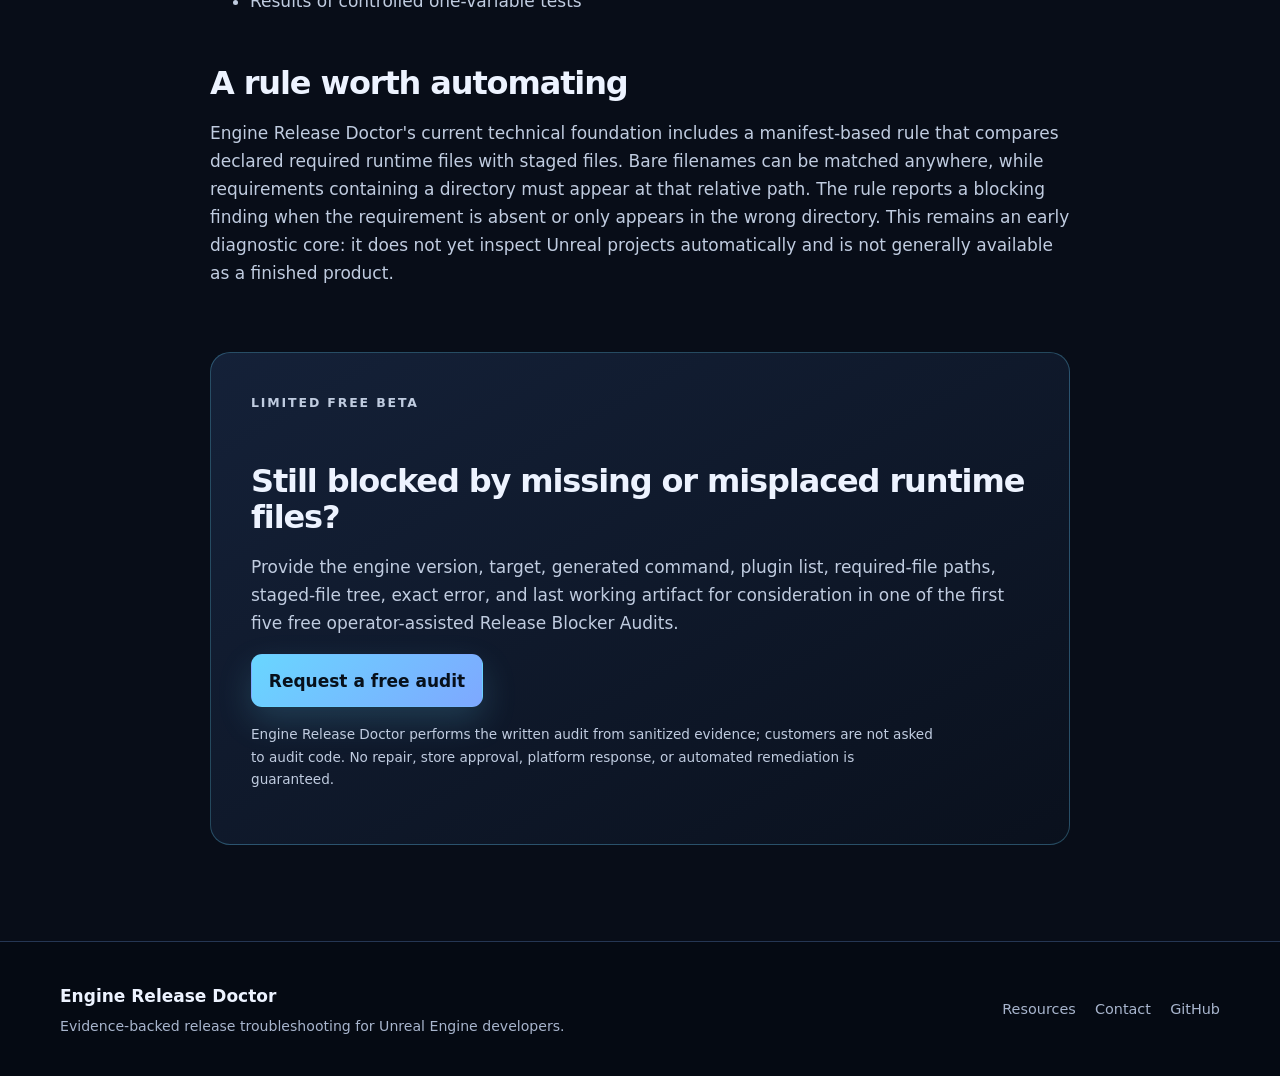
<file: resources/verify-runtime-dependencies.html>
<!DOCTYPE html><html lang="en"><head><meta charset="utf-8"><meta name="viewport" content="width=device-width,initial-scale=1"><title>Verify Unreal Runtime Dependencies | Engine Release Doctor</title><meta name="description" content="A practical checklist for verifying that required Unreal Engine plugin, Steam, server, and middleware runtime files reached the staged artifact in the correct directory."><link rel="stylesheet" href="../styles.css"></head><body><a class="skip-link" href="#main">Skip to content</a><header class="site-header"><div class="wrap header-inner"><a class="brand" href="../index.html"><span class="brand-mark">ERD</span><span>Engine Release Doctor</span></a><nav aria-label="Primary navigation"><a href="../index.html#audit">The audit</a><a href="../index.html#process">Process</a><a href="index.html">Resources</a><a class="nav-cta" href="../index.html#apply">Apply</a></nav></div></header><main id="main"><article class="article-page"><div class="wrap article-wrap"><p class="breadcrumb"><a href="../index.html">Home</a> / <a href="index.html">Resources</a> / Runtime dependencies</p><p class="eyebrow">Staged-artifact verification</p><h1>Your Unreal plugin is enabled—but did its runtime files reach the build?</h1><p class="article-lead">An enabled plugin, successful package, or clean compile does not prove that every required runtime file was staged into the artifact you will actually ship.</p><div class="article-callout"><strong>Check the produced artifact, not only the project setting.</strong><p>Define the files required by the exact client, server, platform, and configuration, then verify those files in the final output.</p></div><h2>Why this failure is easy to miss</h2><p>A project may work in the editor or on the development machine because SDK files, redistributables, environment variables, or plugin binaries already exist there. The incomplete package fails only on a clean machine, depot, or server.</p><h2>1. Define the required files</h2><ul><li>Record the platform, architecture, target, and configuration.</li><li>List native plugins, online subsystems, middleware, and prerequisites.</li><li>Identify third-party libraries declared by each relevant module.</li><li>Compare with the last known working artifact when available.</li></ul><p>Requirements can change by engine version, plugin version, platform, and client-versus-server target. Avoid relying on a generic copied list.</p><h2>2. Inspect the final staged output</h2><p>Search the actual package or server artifact—not the plugin source directory or engine installation. For every required file, record whether it is present in the expected location, present with a suspicious version or architecture, or missing.</p><h2>3. Treat the correct filename in the wrong directory as a failure</h2><p>A dependency check should not stop when it finds a matching filename somewhere in the artifact. Native loaders, plugin code, launch scripts, and store workflows may expect the file at a specific relative path. A copy under <code>Game/Binaries/Win64</code> does not necessarily satisfy a requirement under <code>Engine/Binaries/ThirdParty</code>.</p><ul><li>Record the required relative path, not only the filename.</li><li>Search the artifact for every same-named candidate.</li><li>Compare the candidate directory with the plugin or module staging declaration.</li><li>Rebuild from a clean staging directory after correcting the declaration.</li></ul><p>Do not treat a manually copied DLL as the final repair. It can confirm that staging is involved, but the durable fix belongs in the build, receipt, plugin, or runtime-dependency configuration that produces the release artifact.</p><h2>Classify what you found before changing settings</h2><ul><li><strong>Absent:</strong> no same-named file exists anywhere in the release artifact. Investigate whether the dependency was declared, selected for this target, and copied during staging.</li><li><strong>Misplaced:</strong> the filename exists, but only outside the required relative directory. Investigate the destination path in the plugin, module, receipt, or staging rule.</li><li><strong>Present but incompatible:</strong> the file is in the expected directory, but the build still fails. Preserve its architecture, version, file hash, loader error, and the corresponding file from the last working artifact before replacing anything.</li></ul><p>These are different failure classes. Treating all three as “missing DLL” can send the investigation toward the wrong configuration and destroy useful comparison evidence.</p><h2>4. Compare working and failing manifests</h2><ul><li>Removed or renamed DLLs</li><li>Files moved to a different directory</li><li>Client dependencies absent from the server artifact</li><li>Third-party library version changes</li><li>Changes to receipts or runtime-dependency declarations</li></ul><p>A file-tree diff shows what the pipeline actually produced and is often more useful than changing several project settings at once.</p><h2>5. Test the exact artifact elsewhere</h2><p>Run the release on a clean or representative target machine. Preserve the complete missing-module message, loader failure, crash event, or server output. Manually copying one file can isolate a staging problem, but it is not a durable production fix.</p><h2>6. Preserve an evidence bundle</h2><ul><li>Engine and plugin versions</li><li>Target and configuration</li><li>Generated build command and complete packaging log</li><li>Required-file list with expected relative paths</li><li>Staged-file tree, including same-named candidates</li><li>Last working artifact tree</li><li>Exact runtime failure</li><li>Results of controlled one-variable tests</li></ul><h2>A rule worth automating</h2><p>Engine Release Doctor's current technical foundation includes a manifest-based rule that compares declared required runtime files with staged files. Bare filenames can be matched anywhere, while requirements containing a directory must appear at that relative path. The rule reports a blocking finding when the requirement is absent or only appears in the wrong directory. This remains an early diagnostic core: it does not yet inspect Unreal projects automatically and is not generally available as a finished product.</p><div class="article-cta"><p class="eyebrow">Limited free beta</p><h2>Still blocked by missing or misplaced runtime files?</h2><p>Provide the engine version, target, generated command, plugin list, required-file paths, staged-file tree, exact error, and last working artifact for consideration in one of the first five free operator-assisted Release Blocker Audits.</p><a class="button primary" href="../index.html#apply">Request a free audit</a><p class="fine-print">Engine Release Doctor performs the written audit from sanitized evidence; customers are not asked to audit code. No repair, store approval, platform response, or automated remediation is guaranteed.</p></div></div></article></main><footer><div class="wrap footer-inner"><div><strong>Engine Release Doctor</strong><p>Evidence-backed release troubleshooting for Unreal Engine developers.</p></div><div class="footer-links"><a href="index.html">Resources</a><a href="../index.html#apply">Contact</a><a href="https://github.com/davisscholarshiphunt-beep/engine-release-doctor-site">GitHub</a></div></div></footer></body></html>
</file>
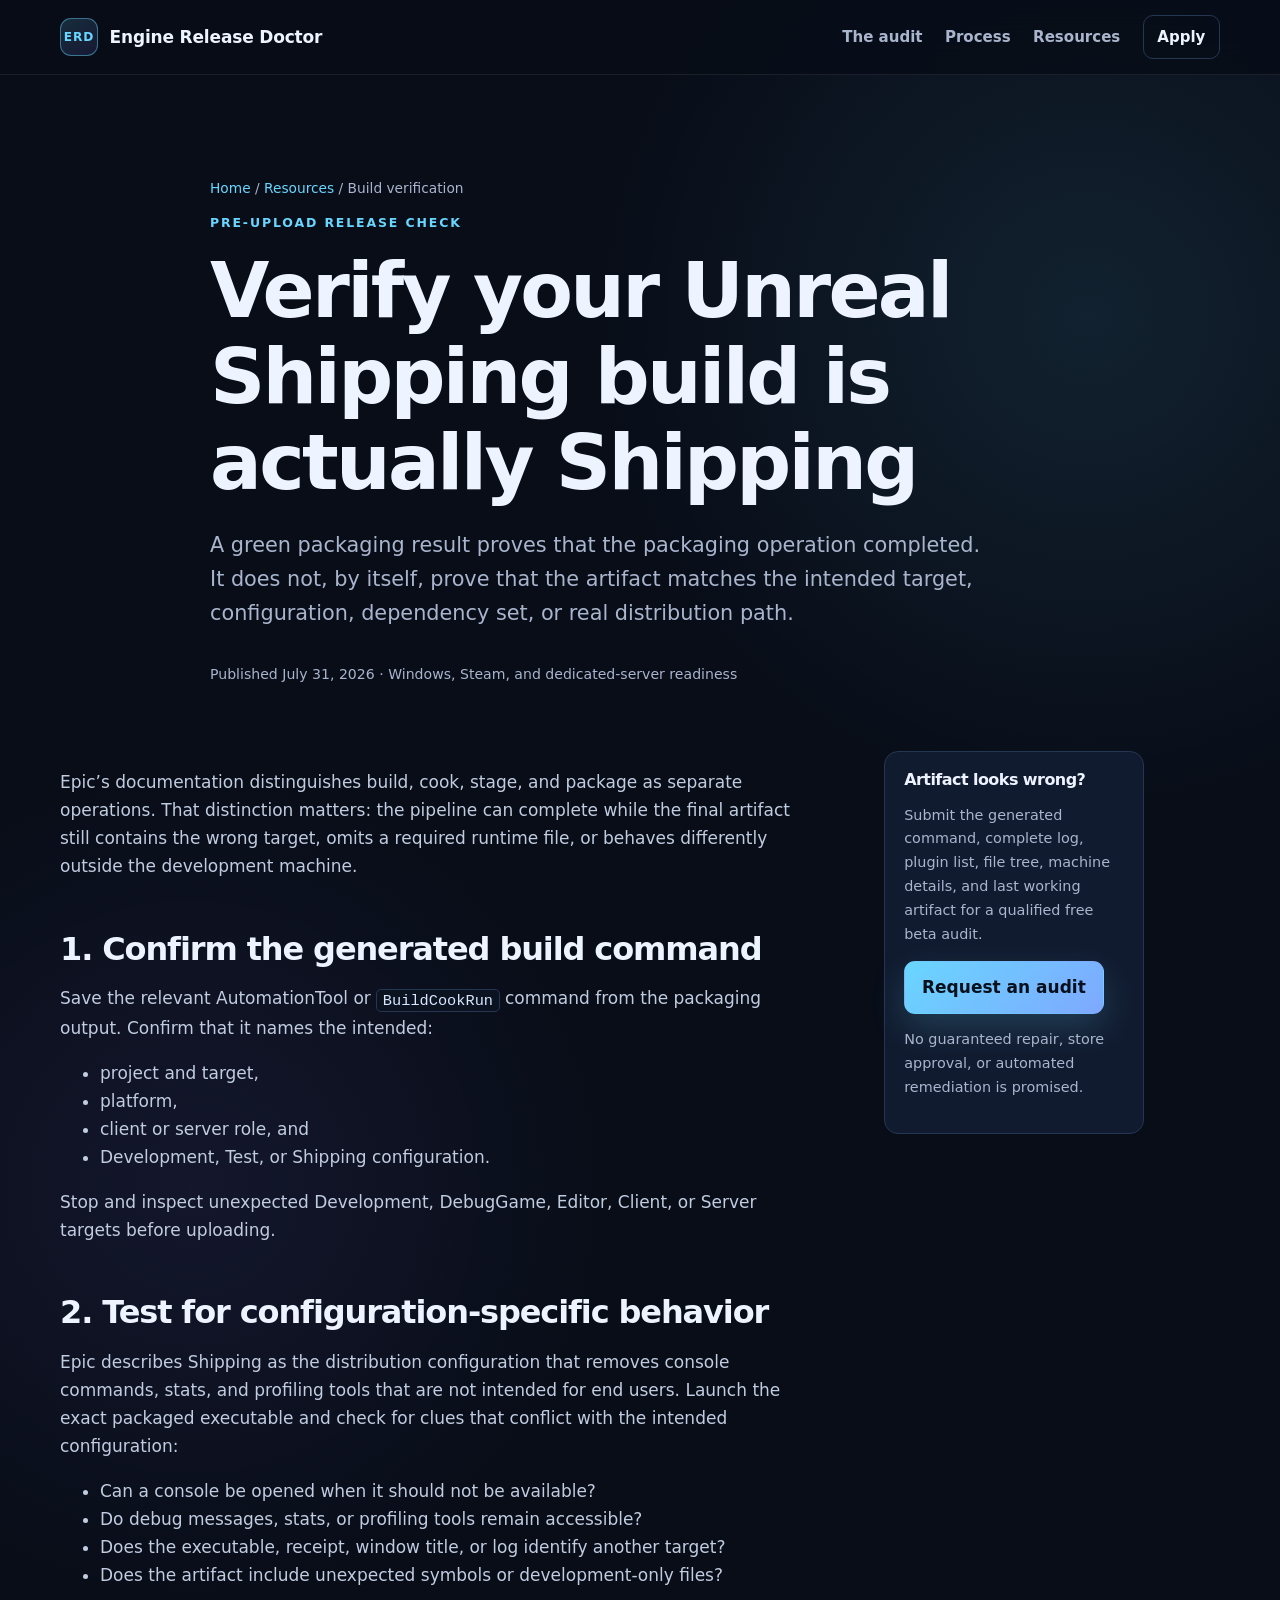
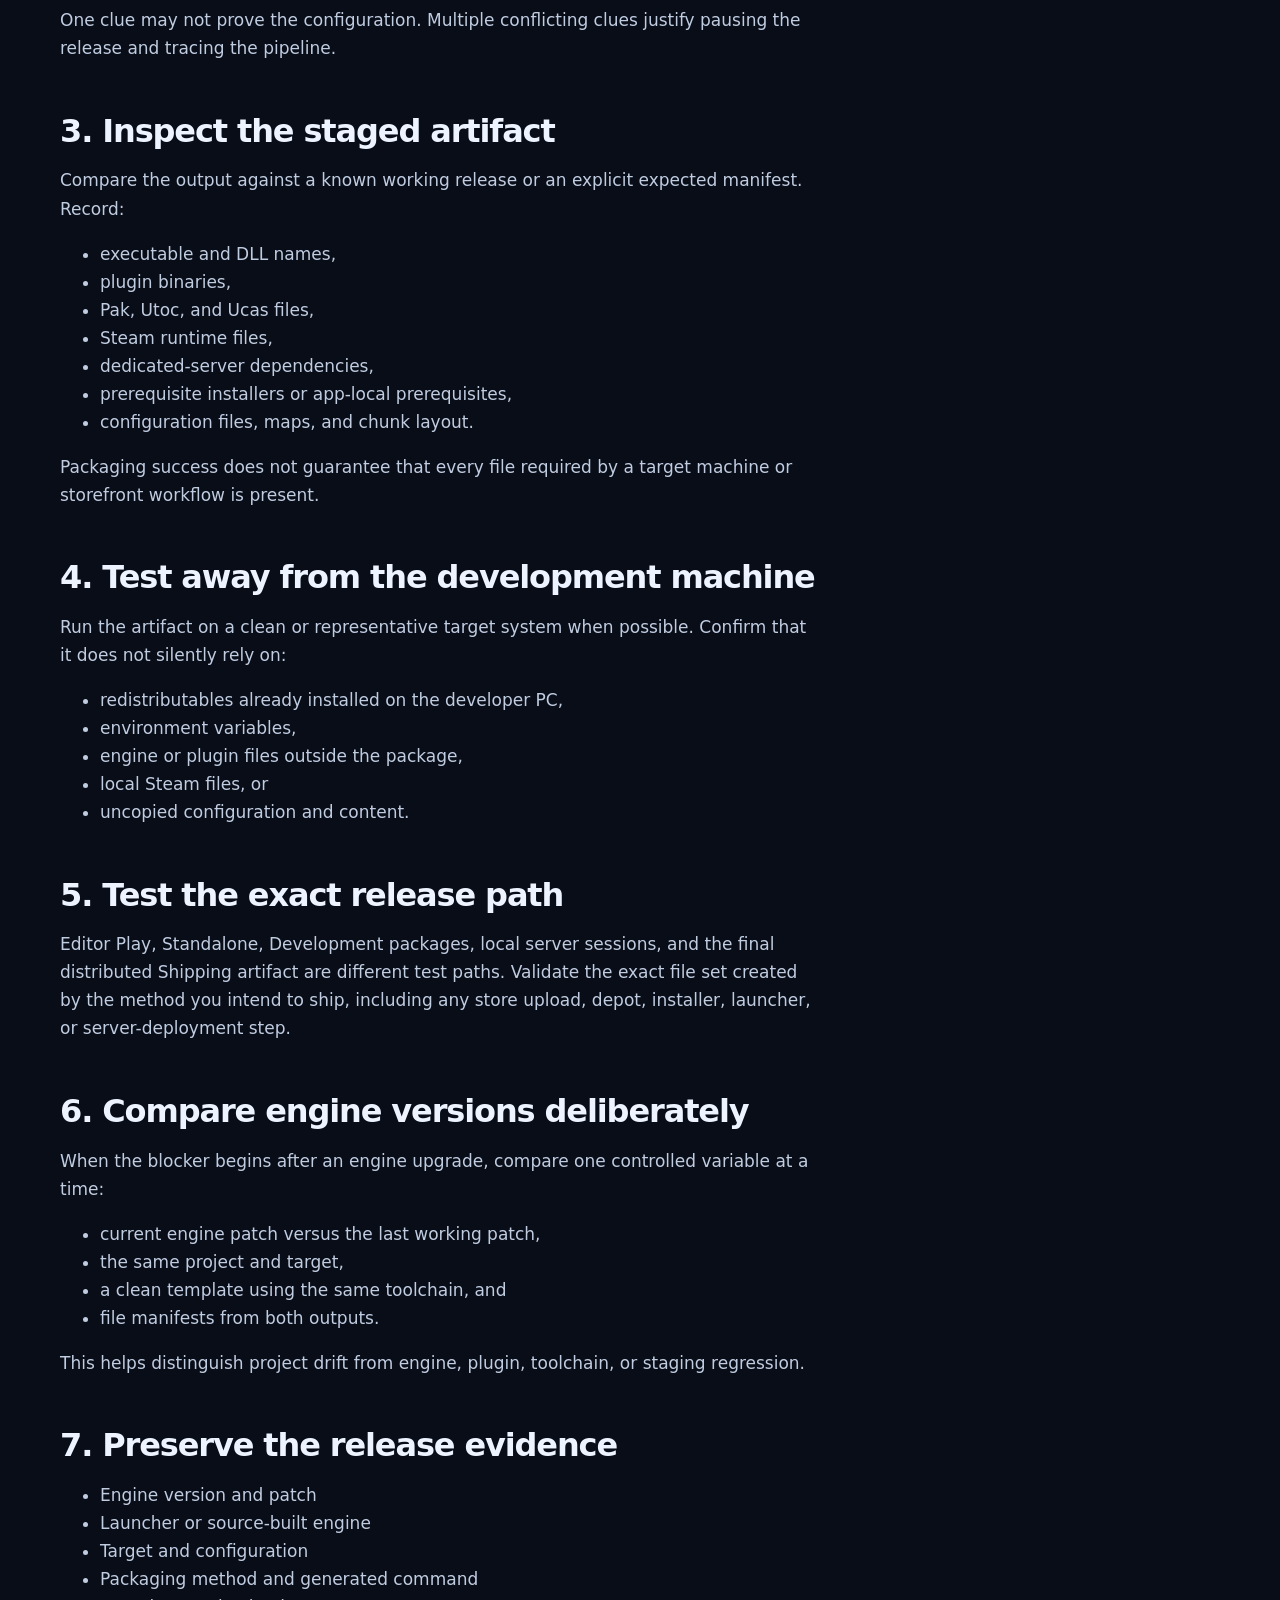
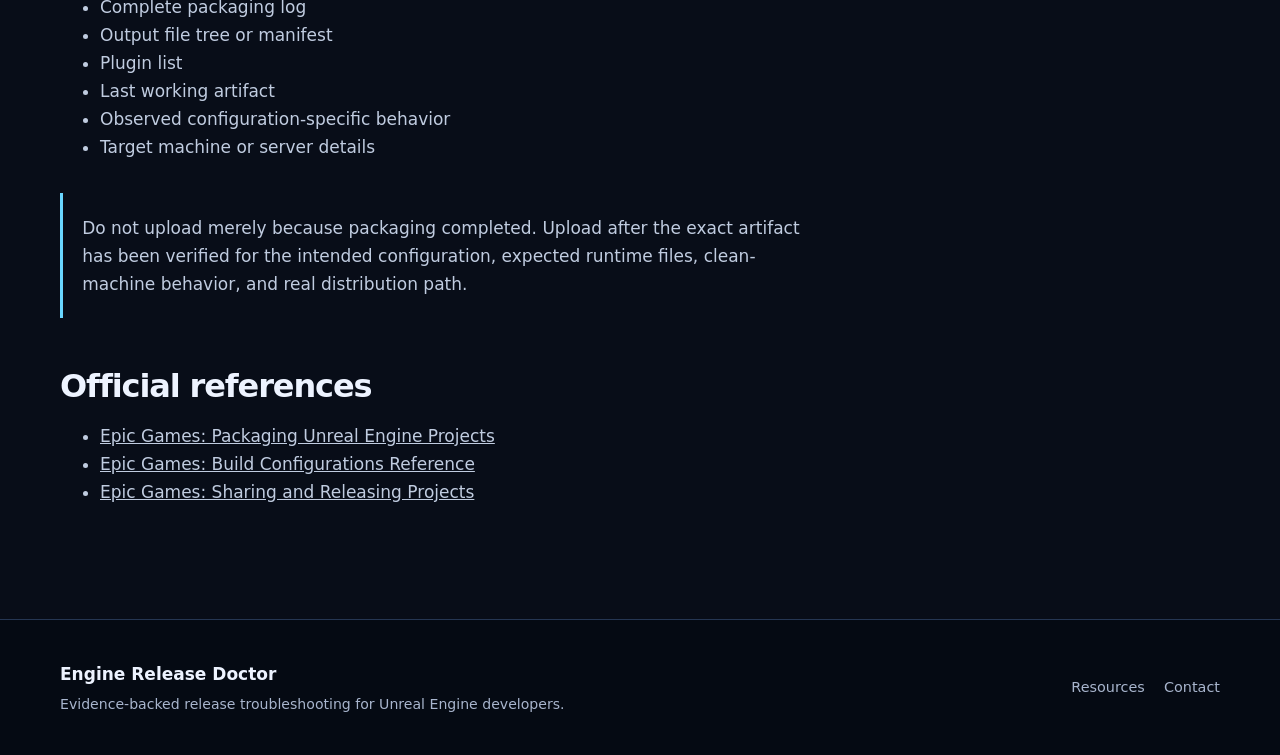
<file: resources/verify-shipping-build.html>
<!DOCTYPE html>
<html lang="en">
<head>
  <meta charset="utf-8">
  <meta name="viewport" content="width=device-width, initial-scale=1">
  <title>Verify an Unreal Shipping Build | Engine Release Doctor</title>
  <meta name="description" content="A pre-upload checklist for verifying Unreal Engine Shipping configuration, generated commands, staged files, dependencies, and clean-machine behavior.">
  <link rel="stylesheet" href="../styles.css">
</head>
<body>
  <a class="skip-link" href="#main">Skip to content</a>
  <header class="site-header"><div class="wrap header-inner"><a class="brand" href="../index.html"><span class="brand-mark">ERD</span><span>Engine Release Doctor</span></a><nav aria-label="Primary navigation"><a href="../index.html#audit">The audit</a><a href="../index.html#process">Process</a><a href="index.html">Resources</a><a class="nav-cta" href="../index.html#apply">Apply</a></nav></div></header>

  <main id="main">
    <section class="article-hero">
      <div class="wrap">
        <p class="breadcrumb"><a href="../index.html">Home</a> / <a href="index.html">Resources</a> / Build verification</p>
        <p class="eyebrow">Pre-upload release check</p>
        <h1>Verify your Unreal Shipping build is actually Shipping</h1>
        <p class="hero-copy">A green packaging result proves that the packaging operation completed. It does not, by itself, prove that the artifact matches the intended target, configuration, dependency set, or real distribution path.</p>
        <p class="article-meta">Published July 31, 2026 · Windows, Steam, and dedicated-server readiness</p>
      </div>
    </section>

    <div class="wrap article-layout">
      <article class="article-body">
        <p>Epic’s documentation distinguishes build, cook, stage, and package as separate operations. That distinction matters: the pipeline can complete while the final artifact still contains the wrong target, omits a required runtime file, or behaves differently outside the development machine.</p>

        <h2>1. Confirm the generated build command</h2>
        <p>Save the relevant AutomationTool or <code>BuildCookRun</code> command from the packaging output. Confirm that it names the intended:</p>
        <ul>
          <li>project and target,</li>
          <li>platform,</li>
          <li>client or server role, and</li>
          <li>Development, Test, or Shipping configuration.</li>
        </ul>
        <p>Stop and inspect unexpected Development, DebugGame, Editor, Client, or Server targets before uploading.</p>

        <h2>2. Test for configuration-specific behavior</h2>
        <p>Epic describes Shipping as the distribution configuration that removes console commands, stats, and profiling tools that are not intended for end users. Launch the exact packaged executable and check for clues that conflict with the intended configuration:</p>
        <ul>
          <li>Can a console be opened when it should not be available?</li>
          <li>Do debug messages, stats, or profiling tools remain accessible?</li>
          <li>Does the executable, receipt, window title, or log identify another target?</li>
          <li>Does the artifact include unexpected symbols or development-only files?</li>
        </ul>
        <p>One clue may not prove the configuration. Multiple conflicting clues justify pausing the release and tracing the pipeline.</p>

        <h2>3. Inspect the staged artifact</h2>
        <p>Compare the output against a known working release or an explicit expected manifest. Record:</p>
        <ul>
          <li>executable and DLL names,</li>
          <li>plugin binaries,</li>
          <li>Pak, Utoc, and Ucas files,</li>
          <li>Steam runtime files,</li>
          <li>dedicated-server dependencies,</li>
          <li>prerequisite installers or app-local prerequisites,</li>
          <li>configuration files, maps, and chunk layout.</li>
        </ul>
        <p>Packaging success does not guarantee that every file required by a target machine or storefront workflow is present.</p>

        <h2>4. Test away from the development machine</h2>
        <p>Run the artifact on a clean or representative target system when possible. Confirm that it does not silently rely on:</p>
        <ul>
          <li>redistributables already installed on the developer PC,</li>
          <li>environment variables,</li>
          <li>engine or plugin files outside the package,</li>
          <li>local Steam files, or</li>
          <li>uncopied configuration and content.</li>
        </ul>

        <h2>5. Test the exact release path</h2>
        <p>Editor Play, Standalone, Development packages, local server sessions, and the final distributed Shipping artifact are different test paths. Validate the exact file set created by the method you intend to ship, including any store upload, depot, installer, launcher, or server-deployment step.</p>

        <h2>6. Compare engine versions deliberately</h2>
        <p>When the blocker begins after an engine upgrade, compare one controlled variable at a time:</p>
        <ul>
          <li>current engine patch versus the last working patch,</li>
          <li>the same project and target,</li>
          <li>a clean template using the same toolchain, and</li>
          <li>file manifests from both outputs.</li>
        </ul>
        <p>This helps distinguish project drift from engine, plugin, toolchain, or staging regression.</p>

        <h2>7. Preserve the release evidence</h2>
        <ul>
          <li>Engine version and patch</li>
          <li>Launcher or source-built engine</li>
          <li>Target and configuration</li>
          <li>Packaging method and generated command</li>
          <li>Complete packaging log</li>
          <li>Output file tree or manifest</li>
          <li>Plugin list</li>
          <li>Last working artifact</li>
          <li>Observed configuration-specific behavior</li>
          <li>Target machine or server details</li>
        </ul>

        <blockquote><p>Do not upload merely because packaging completed. Upload after the exact artifact has been verified for the intended configuration, expected runtime files, clean-machine behavior, and real distribution path.</p></blockquote>

        <h2>Official references</h2>
        <ul>
          <li><a href="https://dev.epicgames.com/documentation/en-us/unreal-engine/packaging-your-project">Epic Games: Packaging Unreal Engine Projects</a></li>
          <li><a href="https://dev.epicgames.com/documentation/unreal-engine/build-configurations-reference-for-unreal-engine">Epic Games: Build Configurations Reference</a></li>
          <li><a href="https://dev.epicgames.com/documentation/en-us/unreal-engine/sharing-and-releasing-projects-for-unreal-engine">Epic Games: Sharing and Releasing Projects</a></li>
        </ul>
      </article>

      <aside class="article-aside">
        <h3>Artifact looks wrong?</h3>
        <p>Submit the generated command, complete log, plugin list, file tree, machine details, and last working artifact for a qualified free beta audit.</p>
        <a class="button primary" href="../index.html#apply">Request an audit</a>
        <p>No guaranteed repair, store approval, or automated remediation is promised.</p>
      </aside>
    </div>
  </main>

  <footer><div class="wrap footer-inner"><div><strong>Engine Release Doctor</strong><p>Evidence-backed release troubleshooting for Unreal Engine developers.</p></div><div class="footer-links"><a href="index.html">Resources</a><a href="mailto:epiclukefish5@gmail.com">Contact</a></div></div></footer>
</body>
</html>
</file>
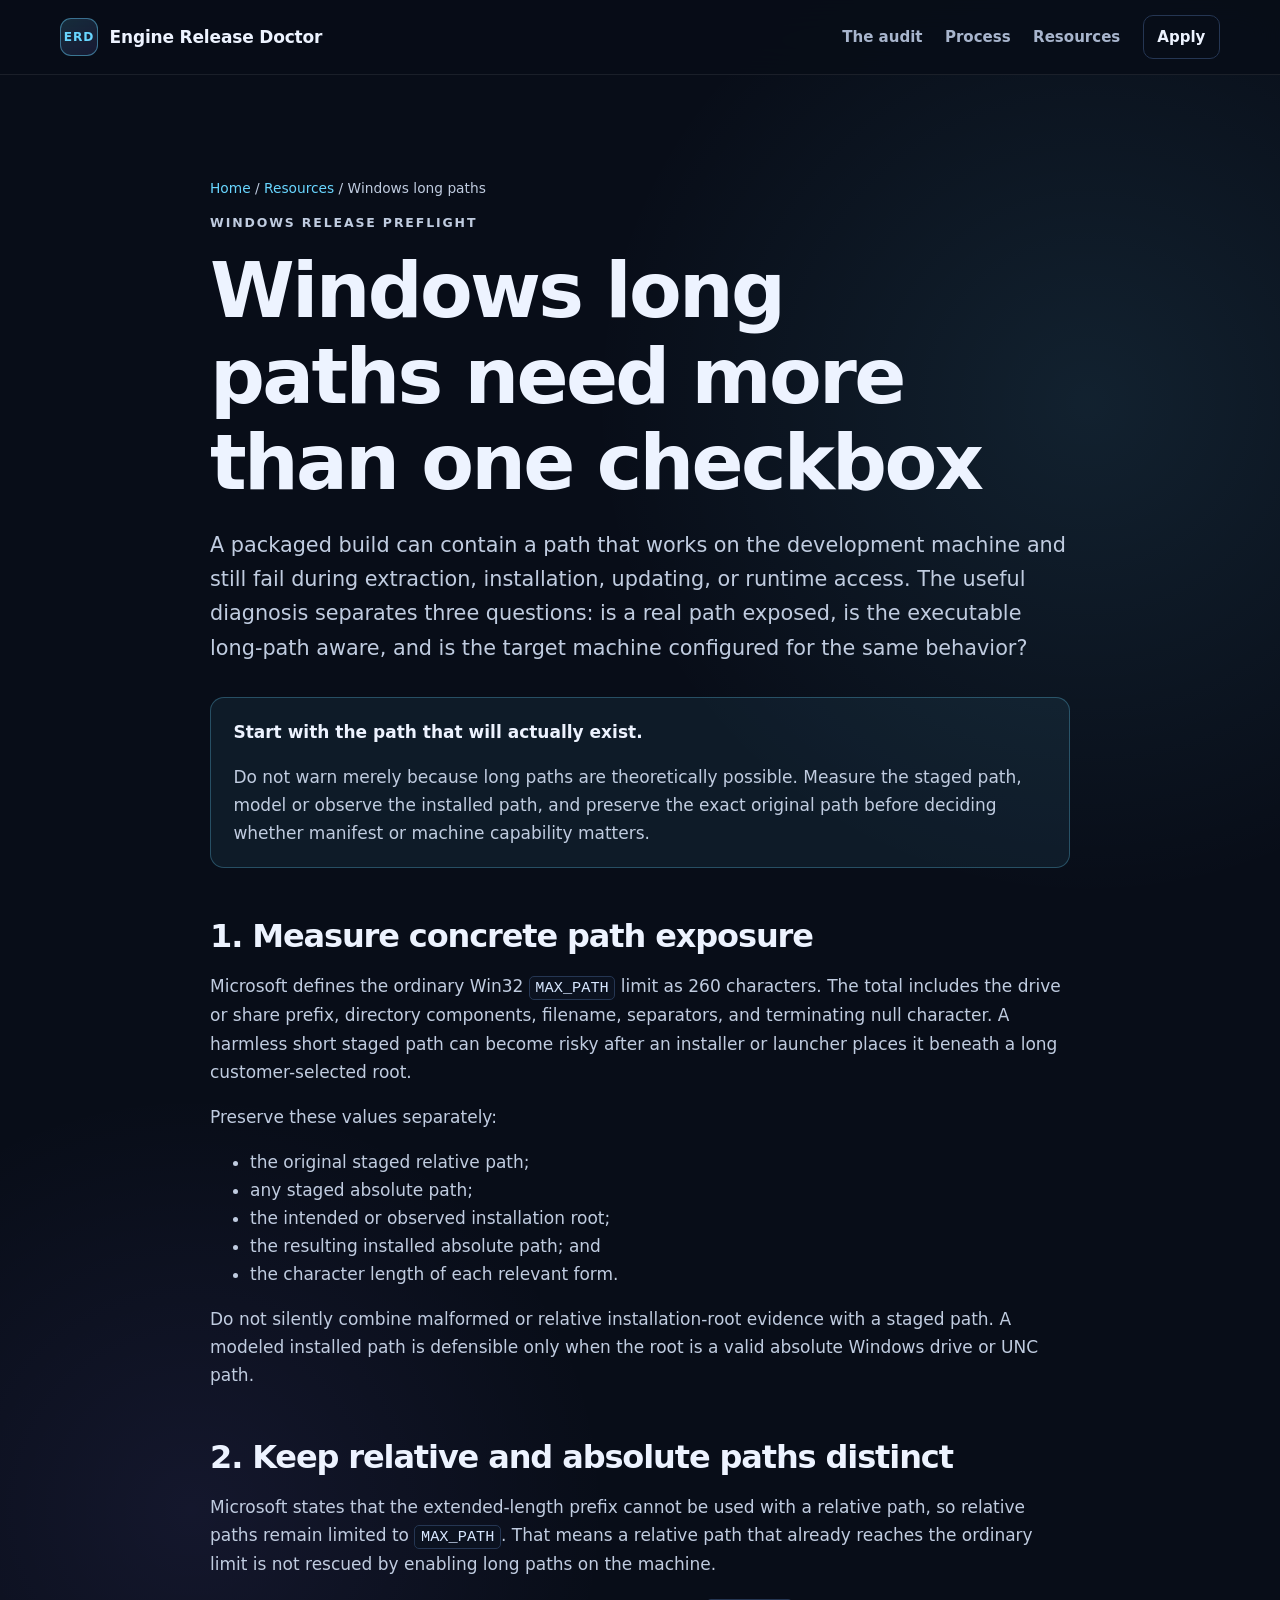
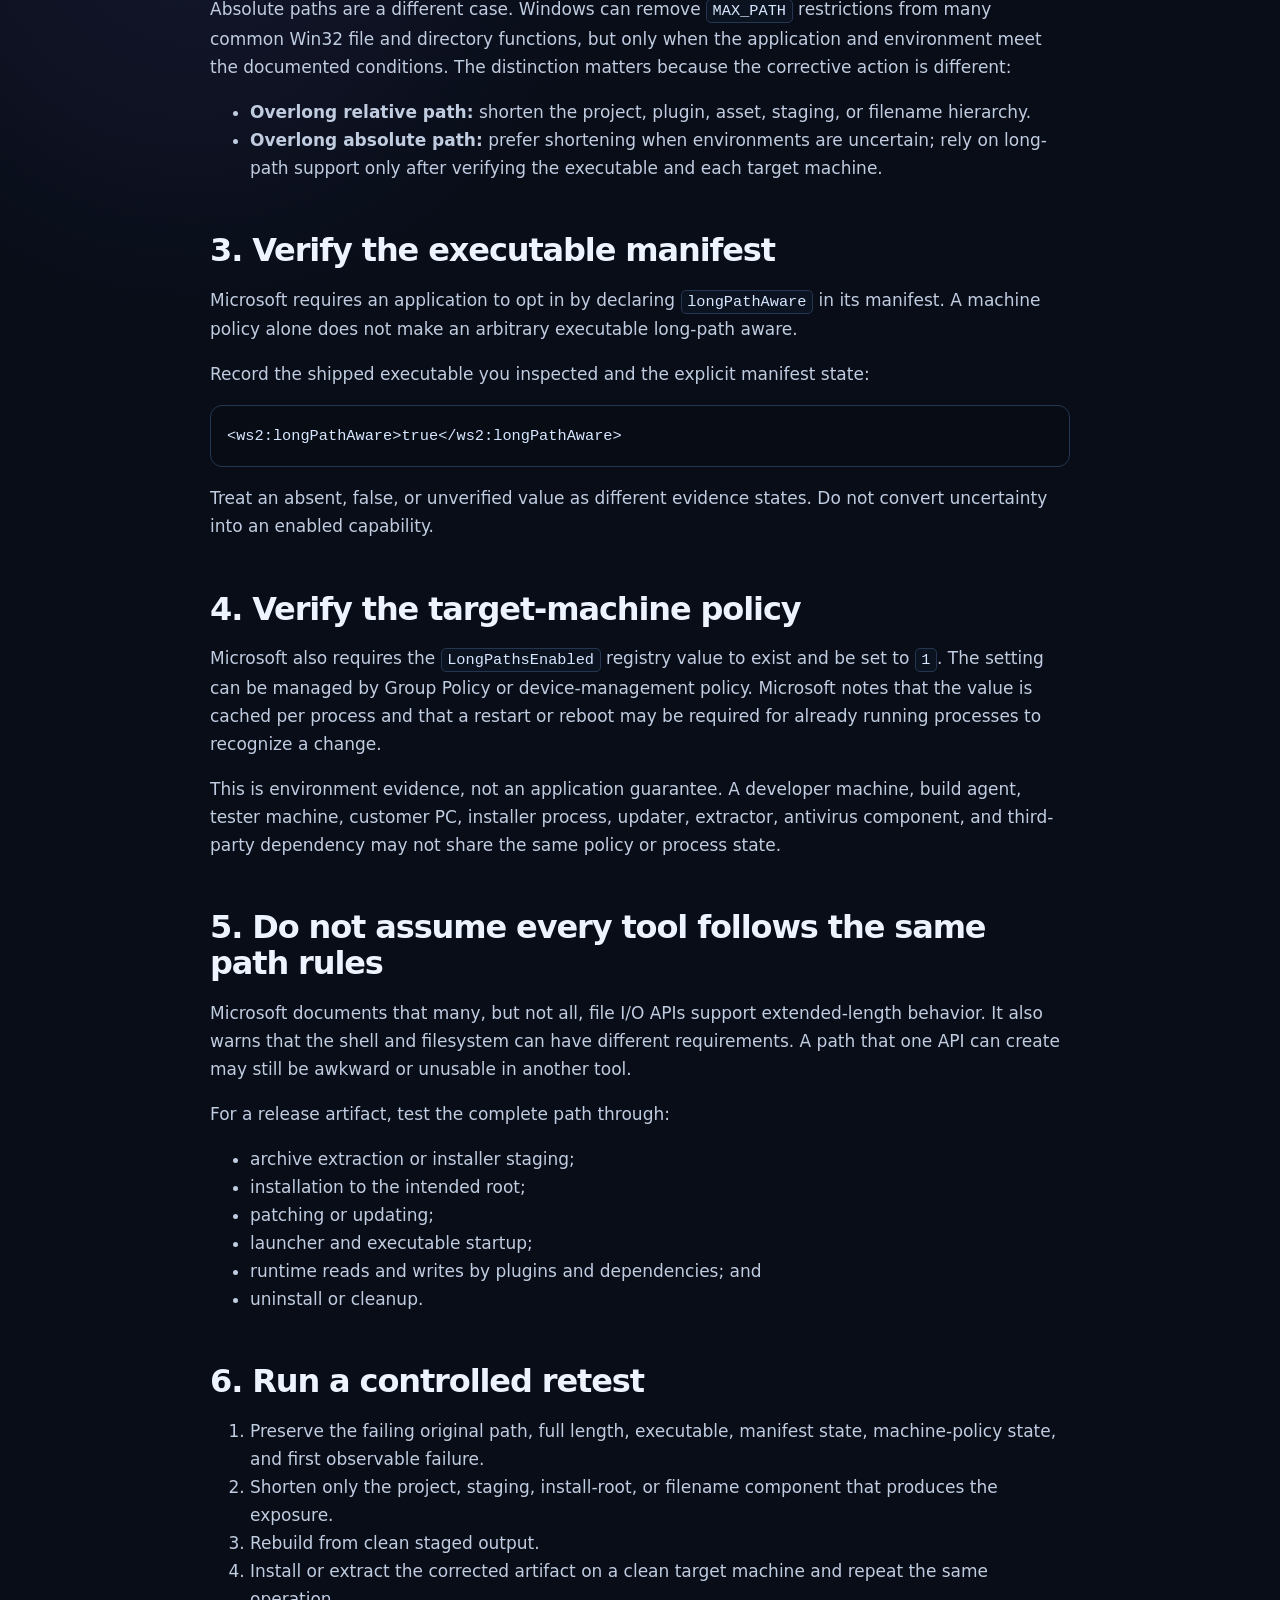
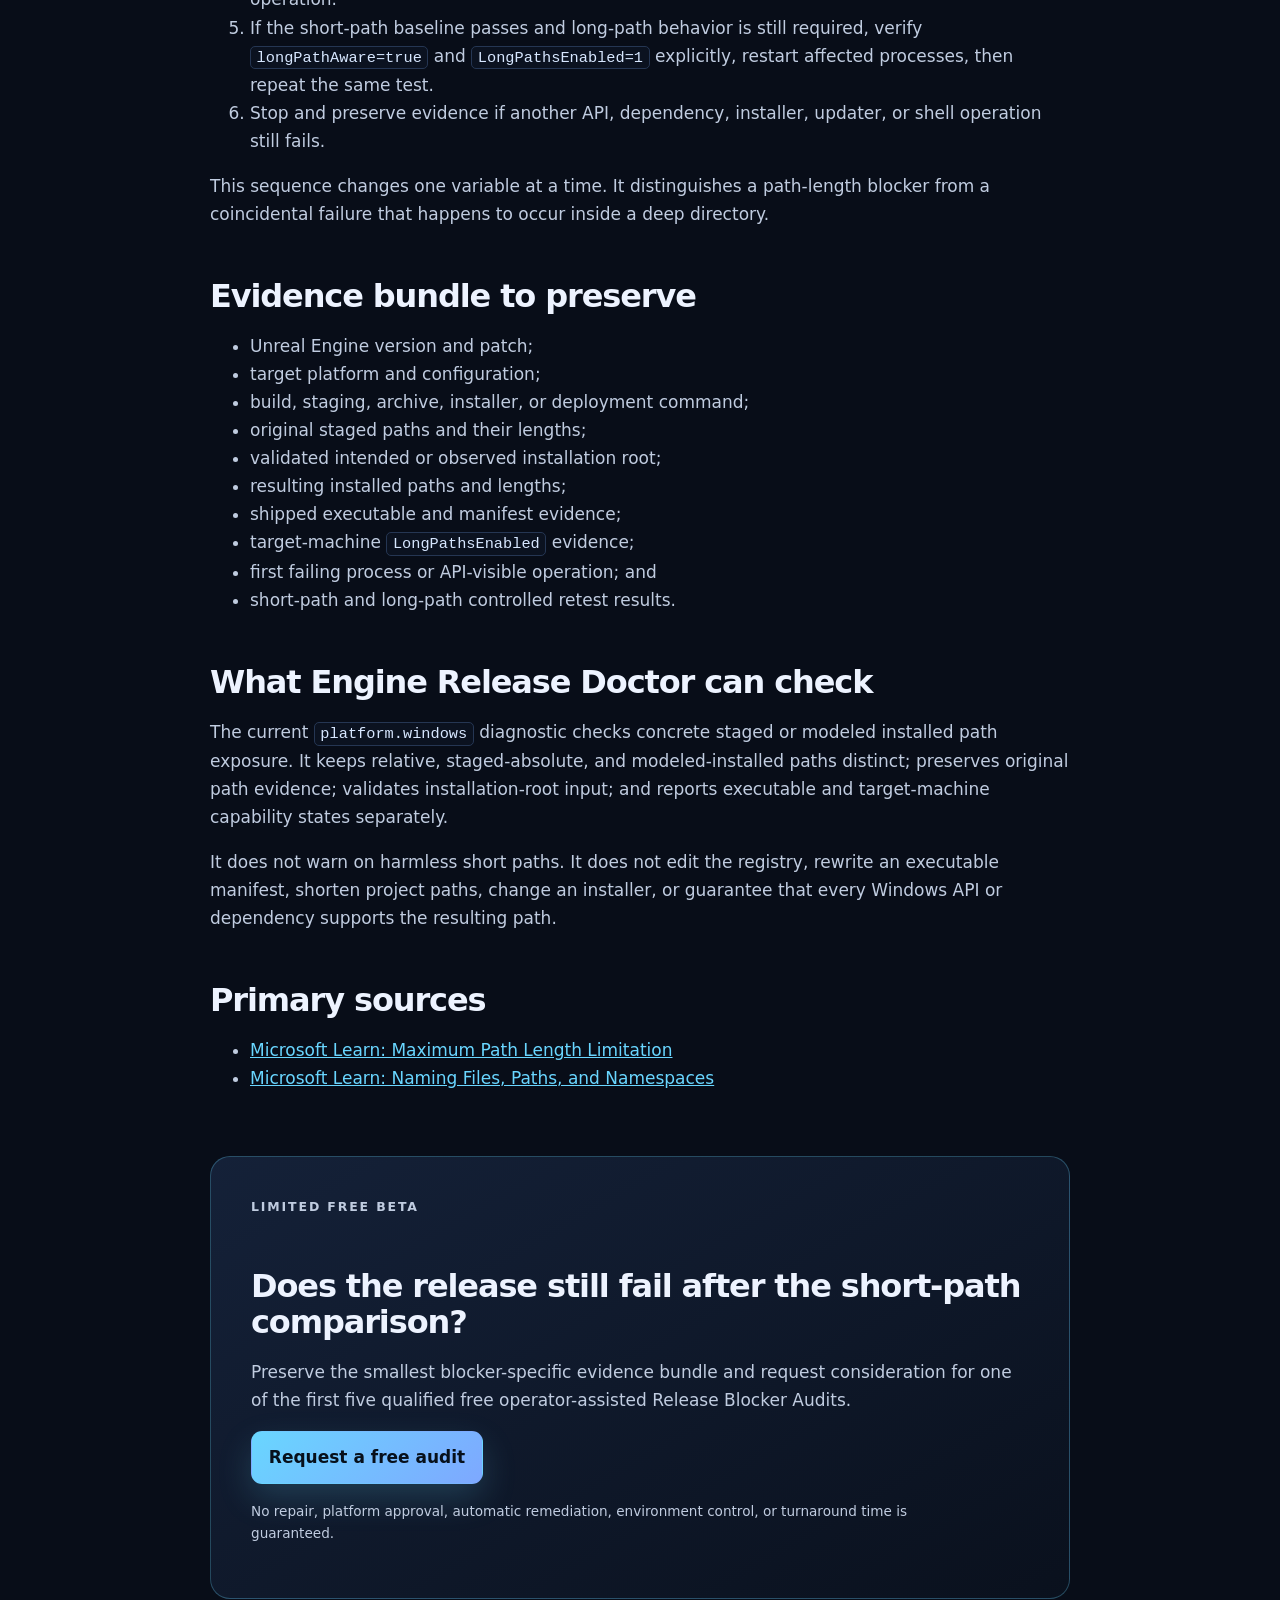
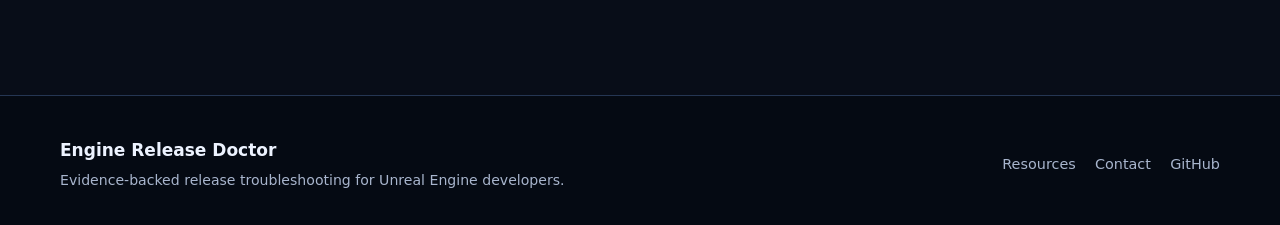
<file: resources/windows-long-path-release-risk.html>
<!DOCTYPE html>
<html lang="en">
<head>
  <meta charset="utf-8">
  <meta name="viewport" content="width=device-width, initial-scale=1">
  <title>Windows Long Paths: Manifest, Policy, and Real Exposure | Engine Release Doctor</title>
  <meta name="description" content="A practical Unreal release preflight for separating actual Windows path exposure from longPathAware manifest support and target-machine LongPathsEnabled policy.">
  <link rel="canonical" href="https://davisscholarshiphunt-beep.github.io/engine-release-doctor-site/resources/windows-long-path-release-risk.html">
  <meta property="og:type" content="article">
  <meta property="og:title" content="Windows long paths need more than one checkbox">
  <meta property="og:description" content="Check the real staged or installed path, executable manifest capability, and target-machine policy separately before relying on Windows long-path behavior.">
  <meta property="og:url" content="https://davisscholarshiphunt-beep.github.io/engine-release-doctor-site/resources/windows-long-path-release-risk.html">
  <meta name="twitter:card" content="summary">
  <meta name="twitter:title" content="Windows long paths need more than one checkbox">
  <meta name="twitter:description" content="A controlled release preflight for path exposure, longPathAware capability, and target-machine policy.">
  <link rel="stylesheet" href="../styles.css">
</head>
<body>
  <a class="skip-link" href="#main">Skip to content</a>
  <header class="site-header">
    <div class="wrap header-inner">
      <a class="brand" href="../index.html"><span class="brand-mark">ERD</span><span>Engine Release Doctor</span></a>
      <nav aria-label="Primary navigation">
        <a href="../index.html#audit">The audit</a>
        <a href="../index.html#process">Process</a>
        <a href="index.html">Resources</a>
        <a class="nav-cta" href="../index.html#apply">Apply</a>
      </nav>
    </div>
  </header>

  <main id="main">
    <article class="article-page">
      <div class="wrap article-wrap">
        <p class="breadcrumb"><a href="../index.html">Home</a> / <a href="index.html">Resources</a> / Windows long paths</p>
        <p class="eyebrow">Windows release preflight</p>
        <h1>Windows long paths need more than one checkbox</h1>
        <p class="article-lead">A packaged build can contain a path that works on the development machine and still fail during extraction, installation, updating, or runtime access. The useful diagnosis separates three questions: is a real path exposed, is the executable long-path aware, and is the target machine configured for the same behavior?</p>

        <div class="article-callout">
          <strong>Start with the path that will actually exist.</strong>
          <p>Do not warn merely because long paths are theoretically possible. Measure the staged path, model or observe the installed path, and preserve the exact original path before deciding whether manifest or machine capability matters.</p>
        </div>

        <h2>1. Measure concrete path exposure</h2>
        <p>Microsoft defines the ordinary Win32 <code>MAX_PATH</code> limit as 260 characters. The total includes the drive or share prefix, directory components, filename, separators, and terminating null character. A harmless short staged path can become risky after an installer or launcher places it beneath a long customer-selected root.</p>
        <p>Preserve these values separately:</p>
        <ul>
          <li>the original staged relative path;</li>
          <li>any staged absolute path;</li>
          <li>the intended or observed installation root;</li>
          <li>the resulting installed absolute path; and</li>
          <li>the character length of each relevant form.</li>
        </ul>
        <p>Do not silently combine malformed or relative installation-root evidence with a staged path. A modeled installed path is defensible only when the root is a valid absolute Windows drive or UNC path.</p>

        <h2>2. Keep relative and absolute paths distinct</h2>
        <p>Microsoft states that the extended-length prefix cannot be used with a relative path, so relative paths remain limited to <code>MAX_PATH</code>. That means a relative path that already reaches the ordinary limit is not rescued by enabling long paths on the machine.</p>
        <p>Absolute paths are a different case. Windows can remove <code>MAX_PATH</code> restrictions from many common Win32 file and directory functions, but only when the application and environment meet the documented conditions. The distinction matters because the corrective action is different:</p>
        <ul>
          <li><strong>Overlong relative path:</strong> shorten the project, plugin, asset, staging, or filename hierarchy.</li>
          <li><strong>Overlong absolute path:</strong> prefer shortening when environments are uncertain; rely on long-path support only after verifying the executable and each target machine.</li>
        </ul>

        <h2>3. Verify the executable manifest</h2>
        <p>Microsoft requires an application to opt in by declaring <code>longPathAware</code> in its manifest. A machine policy alone does not make an arbitrary executable long-path aware.</p>
        <p>Record the shipped executable you inspected and the explicit manifest state:</p>
        <pre><code>&lt;ws2:longPathAware&gt;true&lt;/ws2:longPathAware&gt;</code></pre>
        <p>Treat an absent, false, or unverified value as different evidence states. Do not convert uncertainty into an enabled capability.</p>

        <h2>4. Verify the target-machine policy</h2>
        <p>Microsoft also requires the <code>LongPathsEnabled</code> registry value to exist and be set to <code>1</code>. The setting can be managed by Group Policy or device-management policy. Microsoft notes that the value is cached per process and that a restart or reboot may be required for already running processes to recognize a change.</p>
        <p>This is environment evidence, not an application guarantee. A developer machine, build agent, tester machine, customer PC, installer process, updater, extractor, antivirus component, and third-party dependency may not share the same policy or process state.</p>

        <h2>5. Do not assume every tool follows the same path rules</h2>
        <p>Microsoft documents that many, but not all, file I/O APIs support extended-length behavior. It also warns that the shell and filesystem can have different requirements. A path that one API can create may still be awkward or unusable in another tool.</p>
        <p>For a release artifact, test the complete path through:</p>
        <ul>
          <li>archive extraction or installer staging;</li>
          <li>installation to the intended root;</li>
          <li>patching or updating;</li>
          <li>launcher and executable startup;</li>
          <li>runtime reads and writes by plugins and dependencies; and</li>
          <li>uninstall or cleanup.</li>
        </ul>

        <h2>6. Run a controlled retest</h2>
        <ol>
          <li>Preserve the failing original path, full length, executable, manifest state, machine-policy state, and first observable failure.</li>
          <li>Shorten only the project, staging, install-root, or filename component that produces the exposure.</li>
          <li>Rebuild from clean staged output.</li>
          <li>Install or extract the corrected artifact on a clean target machine and repeat the same operation.</li>
          <li>If the short-path baseline passes and long-path behavior is still required, verify <code>longPathAware=true</code> and <code>LongPathsEnabled=1</code> explicitly, restart affected processes, then repeat the same test.</li>
          <li>Stop and preserve evidence if another API, dependency, installer, updater, or shell operation still fails.</li>
        </ol>
        <p>This sequence changes one variable at a time. It distinguishes a path-length blocker from a coincidental failure that happens to occur inside a deep directory.</p>

        <h2>Evidence bundle to preserve</h2>
        <ul>
          <li>Unreal Engine version and patch;</li>
          <li>target platform and configuration;</li>
          <li>build, staging, archive, installer, or deployment command;</li>
          <li>original staged paths and their lengths;</li>
          <li>validated intended or observed installation root;</li>
          <li>resulting installed paths and lengths;</li>
          <li>shipped executable and manifest evidence;</li>
          <li>target-machine <code>LongPathsEnabled</code> evidence;</li>
          <li>first failing process or API-visible operation; and</li>
          <li>short-path and long-path controlled retest results.</li>
        </ul>

        <h2>What Engine Release Doctor can check</h2>
        <p>The current <code>platform.windows</code> diagnostic checks concrete staged or modeled installed path exposure. It keeps relative, staged-absolute, and modeled-installed paths distinct; preserves original path evidence; validates installation-root input; and reports executable and target-machine capability states separately.</p>
        <p>It does not warn on harmless short paths. It does not edit the registry, rewrite an executable manifest, shorten project paths, change an installer, or guarantee that every Windows API or dependency supports the resulting path.</p>

        <h2>Primary sources</h2>
        <ul>
          <li><a href="https://learn.microsoft.com/en-us/windows/win32/fileio/maximum-file-path-limitation">Microsoft Learn: Maximum Path Length Limitation</a></li>
          <li><a href="https://learn.microsoft.com/en-us/windows/win32/fileio/naming-a-file">Microsoft Learn: Naming Files, Paths, and Namespaces</a></li>
        </ul>

        <div class="article-cta">
          <p class="eyebrow">Limited free beta</p>
          <h2>Does the release still fail after the short-path comparison?</h2>
          <p>Preserve the smallest blocker-specific evidence bundle and request consideration for one of the first five qualified free operator-assisted Release Blocker Audits.</p>
          <a class="button primary" href="../index.html#apply">Request a free audit</a>
          <p class="fine-print">No repair, platform approval, automatic remediation, environment control, or turnaround time is guaranteed.</p>
        </div>
      </div>
    </article>
  </main>

  <footer>
    <div class="wrap footer-inner">
      <div><strong>Engine Release Doctor</strong><p>Evidence-backed release troubleshooting for Unreal Engine developers.</p></div>
      <div class="footer-links"><a href="index.html">Resources</a><a href="../index.html#apply">Contact</a><a href="https://github.com/davisscholarshiphunt-beep/engine-release-doctor-site">GitHub</a></div>
    </div>
  </footer>
</body>
</html>
</file>
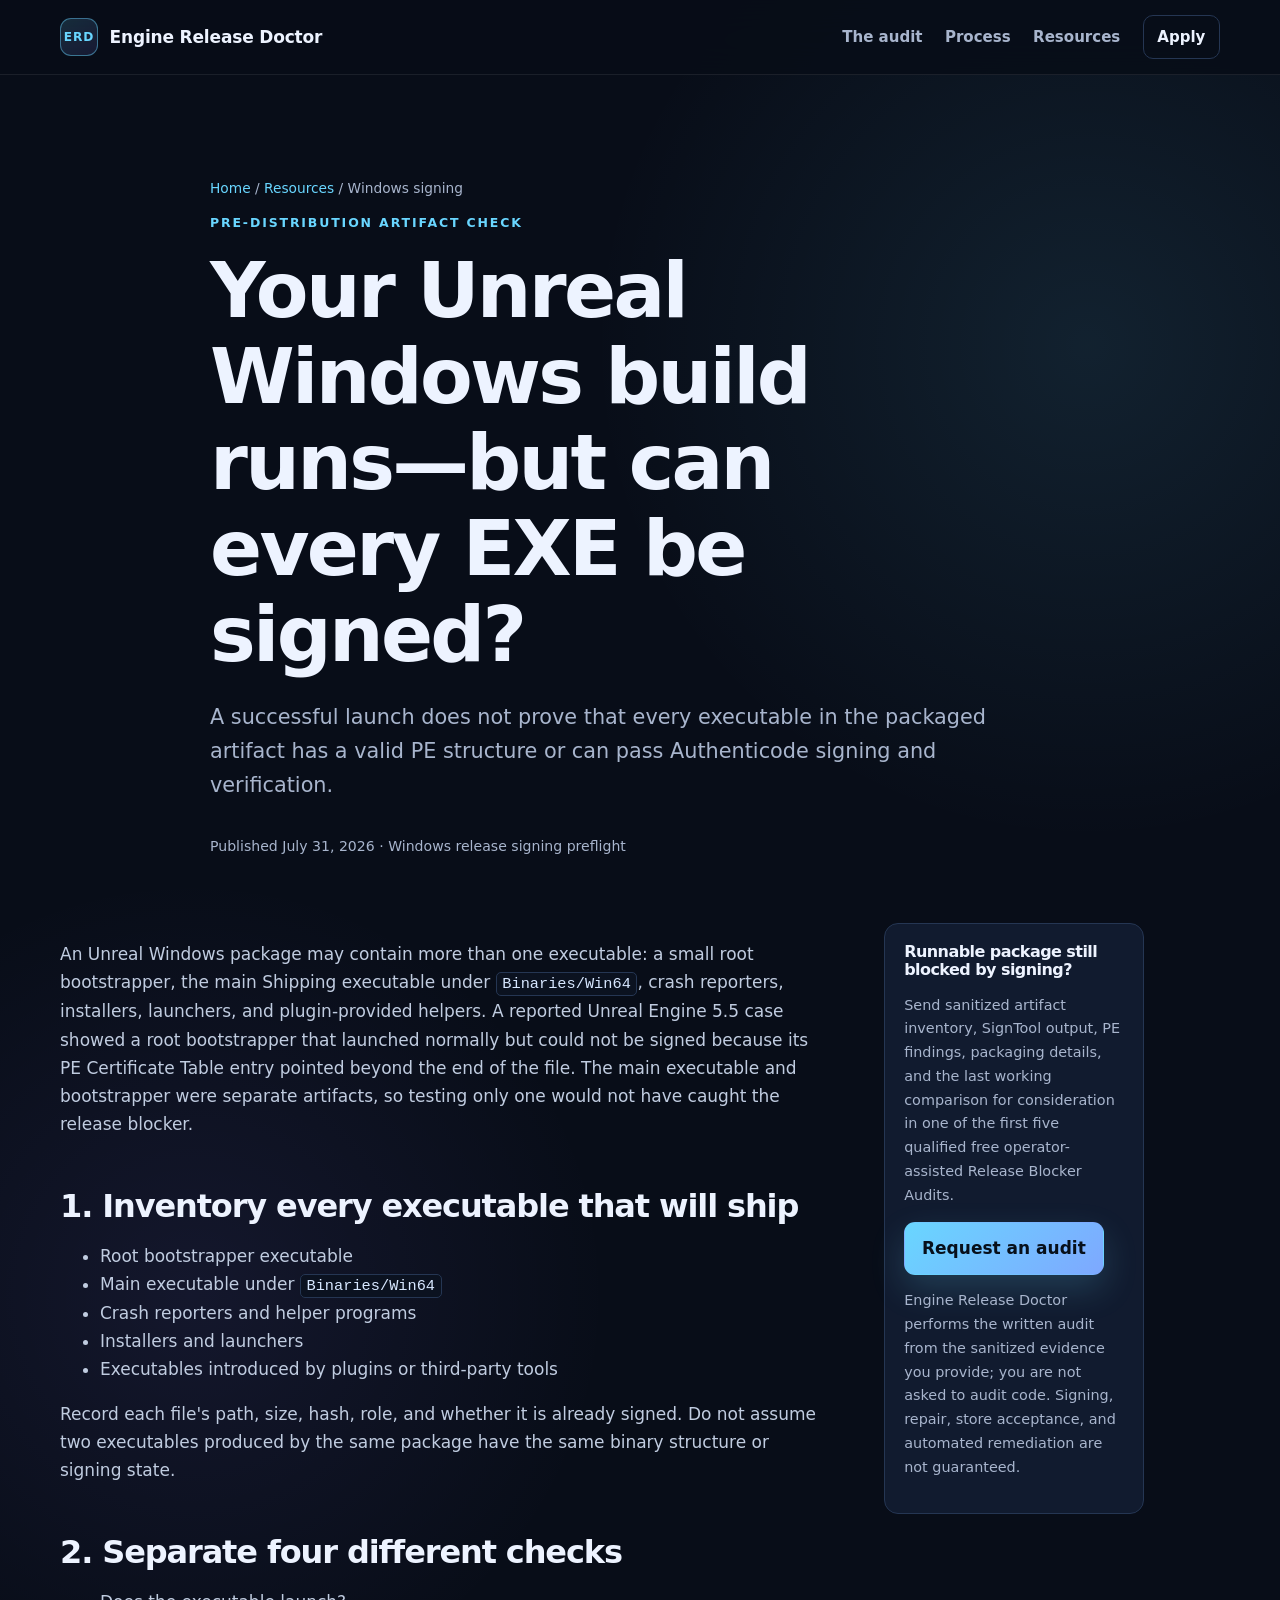
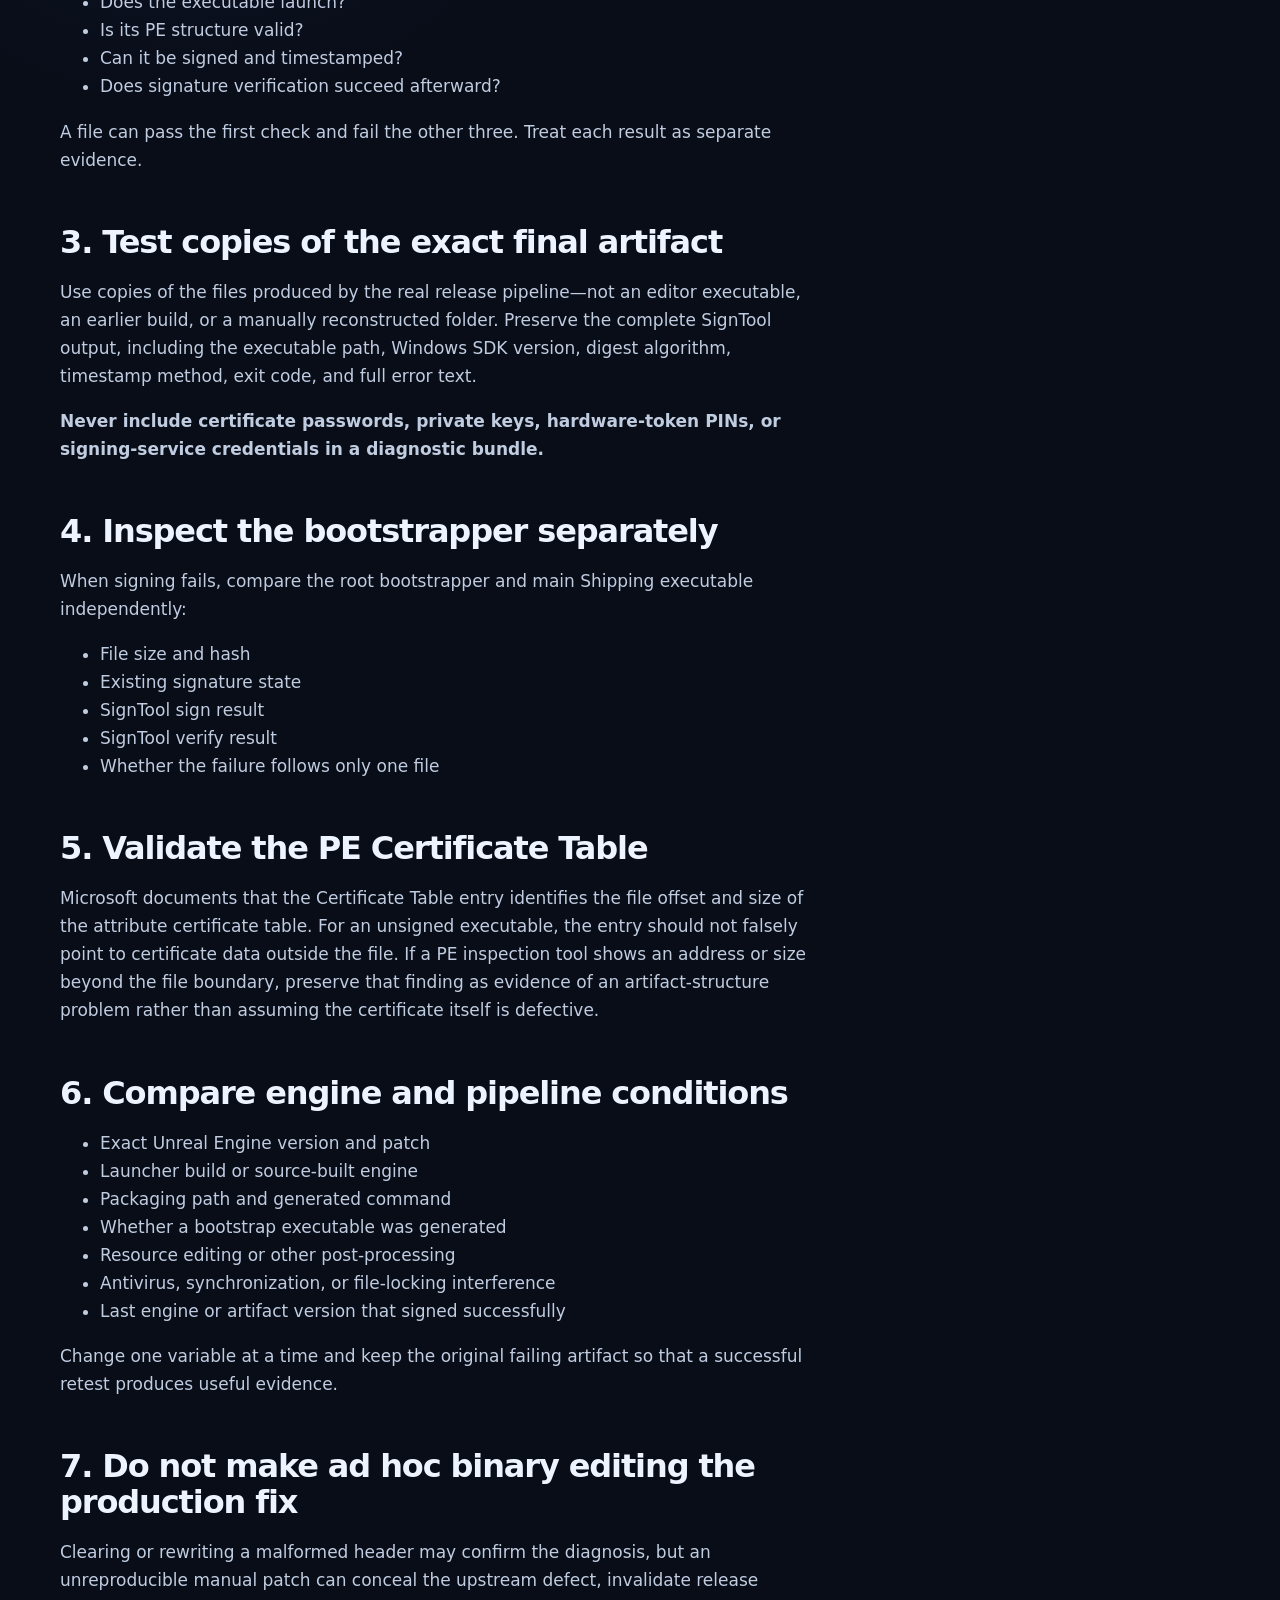
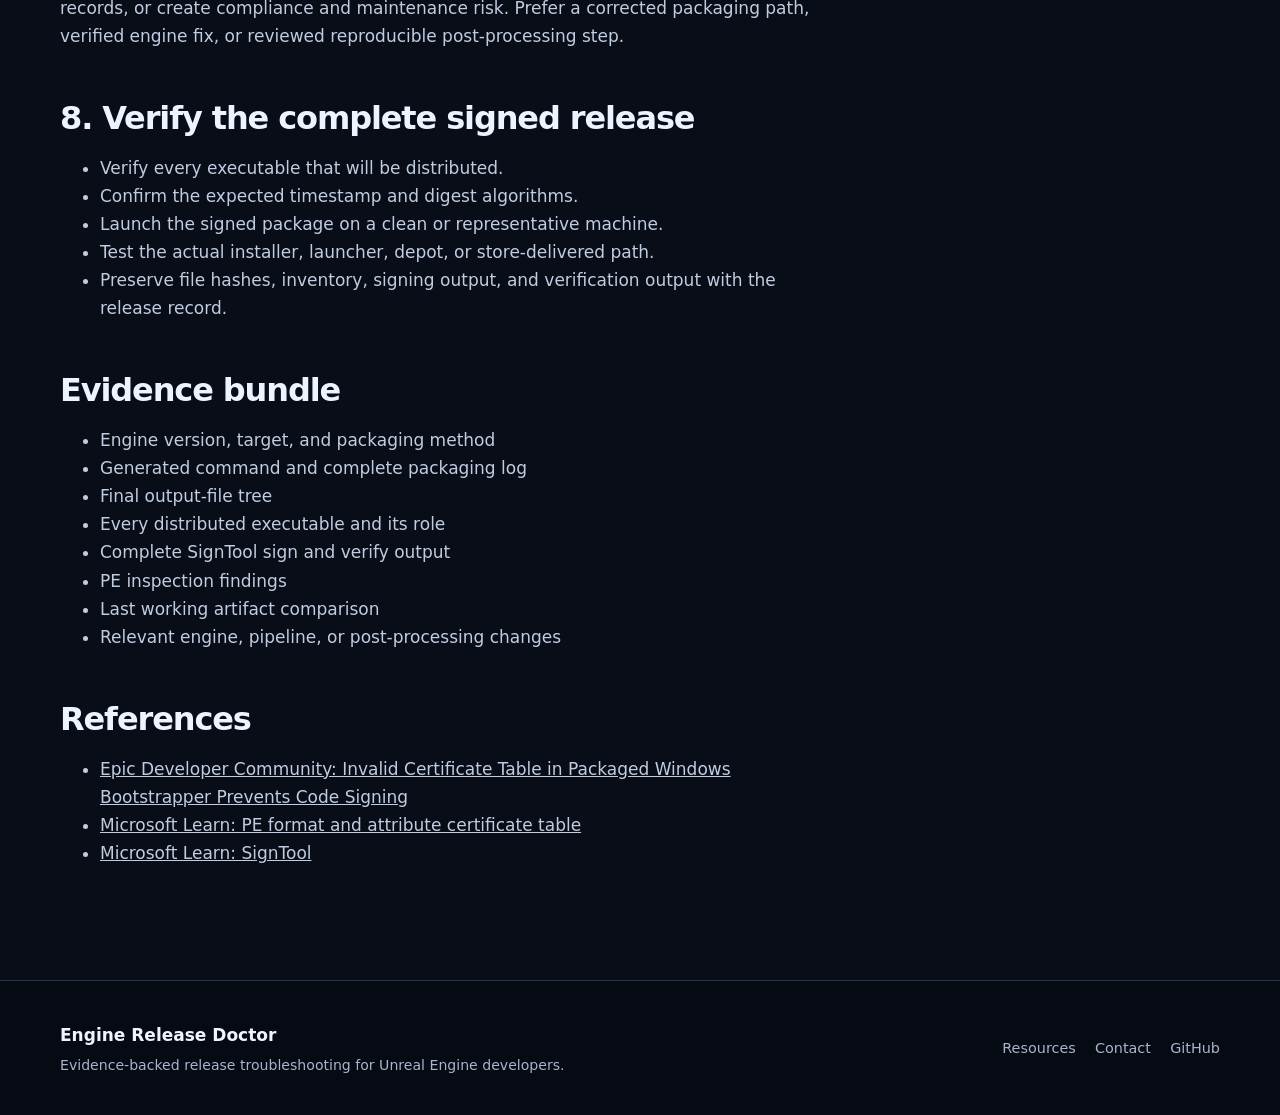
<file: resources/windows-signing-preflight.html>
<!DOCTYPE html>
<html lang="en">
<head>
  <meta charset="utf-8">
  <meta name="viewport" content="width=device-width, initial-scale=1">
  <title>Unreal Windows Signing Preflight | Engine Release Doctor</title>
  <meta name="description" content="A practical preflight for Unreal Engine Windows packages that run correctly but fail SignTool, Authenticode, bootstrapper, or PE certificate-table checks.">
  <link rel="stylesheet" href="../styles.css">
</head>
<body>
  <a class="skip-link" href="#main">Skip to content</a>
  <header class="site-header"><div class="wrap header-inner"><a class="brand" href="../index.html"><span class="brand-mark">ERD</span><span>Engine Release Doctor</span></a><nav aria-label="Primary navigation"><a href="../index.html#audit">The audit</a><a href="../index.html#process">Process</a><a href="index.html">Resources</a><a class="nav-cta" href="../index.html#apply">Apply</a></nav></div></header>

  <main id="main">
    <section class="article-hero">
      <div class="wrap">
        <p class="breadcrumb"><a href="../index.html">Home</a> / <a href="index.html">Resources</a> / Windows signing</p>
        <p class="eyebrow">Pre-distribution artifact check</p>
        <h1>Your Unreal Windows build runs—but can every EXE be signed?</h1>
        <p class="hero-copy">A successful launch does not prove that every executable in the packaged artifact has a valid PE structure or can pass Authenticode signing and verification.</p>
        <p class="article-meta">Published July 31, 2026 · Windows release signing preflight</p>
      </div>
    </section>

    <div class="wrap article-layout">
      <article class="article-body">
        <p>An Unreal Windows package may contain more than one executable: a small root bootstrapper, the main Shipping executable under <code>Binaries/Win64</code>, crash reporters, installers, launchers, and plugin-provided helpers. A reported Unreal Engine 5.5 case showed a root bootstrapper that launched normally but could not be signed because its PE Certificate Table entry pointed beyond the end of the file. The main executable and bootstrapper were separate artifacts, so testing only one would not have caught the release blocker.</p>

        <h2>1. Inventory every executable that will ship</h2>
        <ul>
          <li>Root bootstrapper executable</li>
          <li>Main executable under <code>Binaries/Win64</code></li>
          <li>Crash reporters and helper programs</li>
          <li>Installers and launchers</li>
          <li>Executables introduced by plugins or third-party tools</li>
        </ul>
        <p>Record each file's path, size, hash, role, and whether it is already signed. Do not assume two executables produced by the same package have the same binary structure or signing state.</p>

        <h2>2. Separate four different checks</h2>
        <ul>
          <li>Does the executable launch?</li>
          <li>Is its PE structure valid?</li>
          <li>Can it be signed and timestamped?</li>
          <li>Does signature verification succeed afterward?</li>
        </ul>
        <p>A file can pass the first check and fail the other three. Treat each result as separate evidence.</p>

        <h2>3. Test copies of the exact final artifact</h2>
        <p>Use copies of the files produced by the real release pipeline—not an editor executable, an earlier build, or a manually reconstructed folder. Preserve the complete SignTool output, including the executable path, Windows SDK version, digest algorithm, timestamp method, exit code, and full error text.</p>
        <p><strong>Never include certificate passwords, private keys, hardware-token PINs, or signing-service credentials in a diagnostic bundle.</strong></p>

        <h2>4. Inspect the bootstrapper separately</h2>
        <p>When signing fails, compare the root bootstrapper and main Shipping executable independently:</p>
        <ul>
          <li>File size and hash</li>
          <li>Existing signature state</li>
          <li>SignTool sign result</li>
          <li>SignTool verify result</li>
          <li>Whether the failure follows only one file</li>
        </ul>

        <h2>5. Validate the PE Certificate Table</h2>
        <p>Microsoft documents that the Certificate Table entry identifies the file offset and size of the attribute certificate table. For an unsigned executable, the entry should not falsely point to certificate data outside the file. If a PE inspection tool shows an address or size beyond the file boundary, preserve that finding as evidence of an artifact-structure problem rather than assuming the certificate itself is defective.</p>

        <h2>6. Compare engine and pipeline conditions</h2>
        <ul>
          <li>Exact Unreal Engine version and patch</li>
          <li>Launcher build or source-built engine</li>
          <li>Packaging path and generated command</li>
          <li>Whether a bootstrap executable was generated</li>
          <li>Resource editing or other post-processing</li>
          <li>Antivirus, synchronization, or file-locking interference</li>
          <li>Last engine or artifact version that signed successfully</li>
        </ul>
        <p>Change one variable at a time and keep the original failing artifact so that a successful retest produces useful evidence.</p>

        <h2>7. Do not make ad hoc binary editing the production fix</h2>
        <p>Clearing or rewriting a malformed header may confirm the diagnosis, but an unreproducible manual patch can conceal the upstream defect, invalidate release records, or create compliance and maintenance risk. Prefer a corrected packaging path, verified engine fix, or reviewed reproducible post-processing step.</p>

        <h2>8. Verify the complete signed release</h2>
        <ul>
          <li>Verify every executable that will be distributed.</li>
          <li>Confirm the expected timestamp and digest algorithms.</li>
          <li>Launch the signed package on a clean or representative machine.</li>
          <li>Test the actual installer, launcher, depot, or store-delivered path.</li>
          <li>Preserve file hashes, inventory, signing output, and verification output with the release record.</li>
        </ul>

        <h2>Evidence bundle</h2>
        <ul>
          <li>Engine version, target, and packaging method</li>
          <li>Generated command and complete packaging log</li>
          <li>Final output-file tree</li>
          <li>Every distributed executable and its role</li>
          <li>Complete SignTool sign and verify output</li>
          <li>PE inspection findings</li>
          <li>Last working artifact comparison</li>
          <li>Relevant engine, pipeline, or post-processing changes</li>
        </ul>

        <h2>References</h2>
        <ul>
          <li><a href="https://forums.unrealengine.com/t/invalid-certificate-table-in-packaged-windows-bootstrapper-prevents-code-signing/2675079">Epic Developer Community: Invalid Certificate Table in Packaged Windows Bootstrapper Prevents Code Signing</a></li>
          <li><a href="https://learn.microsoft.com/en-us/windows/win32/debug/pe-format">Microsoft Learn: PE format and attribute certificate table</a></li>
          <li><a href="https://learn.microsoft.com/en-us/windows/win32/seccrypto/signtool">Microsoft Learn: SignTool</a></li>
        </ul>
      </article>

      <aside class="article-aside">
        <h3>Runnable package still blocked by signing?</h3>
        <p>Send sanitized artifact inventory, SignTool output, PE findings, packaging details, and the last working comparison for consideration in one of the first five qualified free operator-assisted Release Blocker Audits.</p>
        <a class="button primary" href="../index.html#apply">Request an audit</a>
        <p>Engine Release Doctor performs the written audit from the sanitized evidence you provide; you are not asked to audit code. Signing, repair, store acceptance, and automated remediation are not guaranteed.</p>
      </aside>
    </div>
  </main>

  <footer><div class="wrap footer-inner"><div><strong>Engine Release Doctor</strong><p>Evidence-backed release troubleshooting for Unreal Engine developers.</p></div><div class="footer-links"><a href="index.html">Resources</a><a href="mailto:epiclukefish5@gmail.com">Contact</a><a href="https://github.com/davisscholarshiphunt-beep/engine-release-doctor-site">GitHub</a></div></div></footer>
</body>
</html>
</file>
<file: styles.css>
:root {
  --bg: #080d18;
  --bg-soft: #0d1526;
  --panel: #111b2f;
  --panel-2: #15223a;
  --text: #edf3ff;
  --muted: #a8b5cd;
  --line: #253653;
  --accent: #69d6ff;
  --accent-2: #8e7dff;
  --success: #73e2aa;
  --warning: #f6c66c;
  --danger: #ff9c9c;
  --shadow: 0 24px 70px rgba(0, 0, 0, .28);
  --radius: 18px;
  --wrap: 1160px;
}

* { box-sizing: border-box; }

html { scroll-behavior: smooth; }

body {
  margin: 0;
  background:
    radial-gradient(circle at 85% 8%, rgba(105, 214, 255, .1), transparent 31rem),
    radial-gradient(circle at 15% 30%, rgba(142, 125, 255, .09), transparent 26rem),
    var(--bg);
  color: var(--text);
  font-family: Inter, ui-sans-serif, system-ui, -apple-system, BlinkMacSystemFont, "Segoe UI", sans-serif;
  font-size: 17px;
  line-height: 1.65;
  -webkit-font-smoothing: antialiased;
}

a { color: inherit; }

a:focus-visible,
button:focus-visible,
summary:focus-visible {
  outline: 3px solid var(--accent);
  outline-offset: 4px;
}

.skip-link {
  position: absolute;
  top: -100px;
  left: 1rem;
  z-index: 999;
  padding: .75rem 1rem;
  border-radius: 8px;
  background: #fff;
  color: #000;
}
.skip-link:focus { top: 1rem; }

.wrap {
  width: min(calc(100% - 2.5rem), var(--wrap));
  margin-inline: auto;
}

.narrow { max-width: 790px; }

.site-header {
  position: sticky;
  top: 0;
  z-index: 30;
  border-bottom: 1px solid rgba(255, 255, 255, .08);
  background: rgba(8, 13, 24, .86);
  backdrop-filter: blur(18px);
}

.header-inner {
  display: flex;
  align-items: center;
  justify-content: space-between;
  min-height: 74px;
  gap: 1rem;
}

.brand {
  display: inline-flex;
  align-items: center;
  gap: .72rem;
  font-weight: 800;
  text-decoration: none;
  letter-spacing: -.01em;
}

.brand-mark {
  display: grid;
  place-items: center;
  width: 38px;
  height: 38px;
  border: 1px solid rgba(105, 214, 255, .45);
  border-radius: 11px;
  background: linear-gradient(145deg, rgba(105, 214, 255, .16), rgba(142, 125, 255, .12));
  color: var(--accent);
  font-size: .76rem;
  letter-spacing: .08em;
}

nav {
  display: flex;
  align-items: center;
  gap: 1.4rem;
}

nav a {
  color: var(--muted);
  text-decoration: none;
  font-size: .94rem;
  font-weight: 650;
}
nav a:hover { color: var(--text); }

.nav-cta {
  padding: .55rem .85rem;
  border: 1px solid var(--line);
  border-radius: 10px;
  color: var(--text);
}

.hero {
  padding: 7.5rem 0 6.5rem;
  overflow: hidden;
}

.hero-grid {
  display: grid;
  grid-template-columns: minmax(0, 1.45fr) minmax(330px, .75fr);
  align-items: center;
  gap: clamp(3rem, 7vw, 6rem);
}

.eyebrow {
  margin: 0 0 .9rem;
  color: var(--accent);
  font-size: .78rem;
  font-weight: 850;
  letter-spacing: .15em;
  text-transform: uppercase;
}

h1, h2, h3 {
  margin-top: 0;
  line-height: 1.12;
  letter-spacing: -.035em;
}

h1 {
  max-width: 800px;
  margin-bottom: 1.35rem;
  font-size: clamp(3.1rem, 7vw, 5.9rem);
}

h2 {
  margin-bottom: 1rem;
  font-size: clamp(2rem, 4vw, 3.45rem);
}

h3 {
  margin-bottom: .7rem;
  font-size: 1.3rem;
}

p { color: var(--muted); }

.hero-copy {
  max-width: 780px;
  margin: 0 0 2rem;
  font-size: clamp(1.08rem, 2vw, 1.3rem);
}

.button-row {
  display: flex;
  flex-wrap: wrap;
  gap: .85rem;
}

.button {
  display: inline-flex;
  align-items: center;
  justify-content: center;
  min-height: 48px;
  padding: .72rem 1.05rem;
  border: 1px solid transparent;
  border-radius: 11px;
  font-weight: 800;
  text-decoration: none;
  transition: transform .18s ease, border-color .18s ease, background .18s ease;
}

.button:hover { transform: translateY(-2px); }

.button.primary {
  background: linear-gradient(135deg, var(--accent), #7ea8ff);
  color: #07101b;
  box-shadow: 0 14px 34px rgba(105, 214, 255, .18);
}

.button.secondary {
  border-color: var(--line);
  background: rgba(255, 255, 255, .025);
  color: var(--text);
}

.button.large {
  min-height: 56px;
  padding-inline: 1.35rem;
}

.fine-print {
  max-width: 690px;
  margin-top: 1rem;
  font-size: .85rem;
}

.diagnostic-card {
  position: relative;
  padding: 1.6rem;
  border: 1px solid rgba(105, 214, 255, .22);
  border-radius: 24px;
  background: linear-gradient(155deg, rgba(21, 34, 58, .96), rgba(11, 18, 33, .96));
  box-shadow: var(--shadow);
}

.diagnostic-card::before {
  content: "";
  position: absolute;
  inset: -1px;
  z-index: -1;
  border-radius: inherit;
  background: linear-gradient(140deg, rgba(105, 214, 255, .35), transparent 42%, rgba(142, 125, 255, .28));
  filter: blur(12px);
  opacity: .38;
}

.status-line {
  display: flex;
  align-items: center;
  gap: .55rem;
  margin-bottom: 1.4rem;
  color: var(--success);
  font-size: .85rem;
  font-weight: 750;
}

.status-dot {
  width: 9px;
  height: 9px;
  border-radius: 50%;
  background: var(--success);
  box-shadow: 0 0 0 5px rgba(115, 226, 170, .11);
}

.check-list,
.evidence-list,
.fit-card ul {
  margin: 0;
  padding: 0;
  list-style: none;
}

.check-list li,
.evidence-list li,
.fit-card li {
  position: relative;
  padding-left: 1.65rem;
}

.check-list li + li,
.evidence-list li + li,
.fit-card li + li { margin-top: .72rem; }

.check-list li::before,
.evidence-list li::before,
.fit-card.yes li::before {
  content: "✓";
  position: absolute;
  left: 0;
  color: var(--success);
  font-weight: 900;
}

.fit-card.no li::before {
  content: "—";
  position: absolute;
  left: 0;
  color: var(--warning);
  font-weight: 900;
}

.card-note {
  margin-top: 1.35rem;
  padding-top: 1rem;
  border-top: 1px solid var(--line);
  color: var(--muted);
  font-size: .88rem;
}

.signal-strip {
  border-block: 1px solid var(--line);
  background: rgba(12, 20, 35, .68);
}

.signal-grid {
  display: grid;
  grid-template-columns: repeat(6, 1fr);
  gap: .75rem;
  padding-block: 1.05rem;
}

.signal-grid span {
  color: #c8d4e8;
  font-size: .78rem;
  font-weight: 720;
  text-align: center;
}

.section { padding: 6.4rem 0; }
.section.alt {
  border-block: 1px solid rgba(255, 255, 255, .055);
  background: rgba(12, 20, 35, .62);
}

.section-heading {
  max-width: 780px;
  margin-bottom: 2.6rem;
}
.section-heading.compact { margin-bottom: 1.8rem; }
.section-heading p { max-width: 720px; }
.row-heading {
  display: flex;
  align-items: end;
  justify-content: space-between;
  max-width: none;
  gap: 2rem;
}
.row-heading h2 { margin-bottom: 0; }

.card-grid {
  display: grid;
  gap: 1.2rem;
}
.card-grid.three { grid-template-columns: repeat(3, 1fr); }

.feature-card,
.resource-card,
.fit-card,
.check-panel {
  border: 1px solid var(--line);
  border-radius: var(--radius);
  background: linear-gradient(160deg, rgba(20, 33, 56, .82), rgba(13, 22, 38, .82));
}

.feature-card,
.resource-card,
.fit-card { padding: 1.4rem; }

.step-number {
  display: inline-block;
  margin-bottom: 1.2rem;
  color: var(--accent);
  font-size: .76rem;
  font-weight: 900;
  letter-spacing: .12em;
}

.feature-card p,
.resource-card p { margin-bottom: 0; }

.two-column,
.evidence-grid {
  display: grid;
  grid-template-columns: .85fr 1.15fr;
  gap: clamp(2rem, 8vw, 7rem);
  align-items: start;
}

.lead { font-size: 1.1rem; }

.process-list {
  margin: 0;
  padding: 0;
  list-style: none;
  counter-reset: process;
}

.process-list li {
  position: relative;
  display: grid;
  grid-template-columns: 1fr;
  padding: 0 0 1.6rem 3.6rem;
  counter-increment: process;
}

.process-list li + li { padding-top: .15rem; }

.process-list li::before {
  content: counter(process, decimal-leading-zero);
  position: absolute;
  left: 0;
  top: 0;
  display: grid;
  place-items: center;
  width: 2.5rem;
  height: 2.5rem;
  border: 1px solid var(--line);
  border-radius: 10px;
  color: var(--accent);
  font-size: .75rem;
  font-weight: 900;
}

.process-list li:not(:last-child)::after {
  content: "";
  position: absolute;
  left: 1.22rem;
  top: 2.75rem;
  bottom: .25rem;
  width: 1px;
  background: var(--line);
}

.process-list span { color: var(--muted); }

.privacy-note {
  margin-top: 1.5rem;
  padding: 1rem 1.1rem;
  border-left: 3px solid var(--warning);
  border-radius: 0 10px 10px 0;
  background: rgba(246, 198, 108, .07);
  color: var(--muted);
}
.privacy-note strong { color: var(--text); }

.check-panel { padding: 1.5rem; }

.fit-grid {
  display: grid;
  grid-template-columns: 1fr 1fr;
  gap: 1.2rem;
}

.fit-card.yes { border-color: rgba(115, 226, 170, .26); }
.fit-card.no { border-color: rgba(246, 198, 108, .22); }

.tag {
  margin: 0 0 .8rem;
  color: var(--accent);
  font-size: .75rem;
  font-weight: 850;
  letter-spacing: .1em;
  text-transform: uppercase;
}

.resource-card h3 a { text-decoration: none; }
.resource-card h3 a:hover { color: var(--accent); }

.text-link {
  color: var(--accent);
  font-weight: 800;
  text-decoration: none;
  white-space: nowrap;
}

.apply-section { padding-top: 4rem; }

.apply-card {
  display: grid;
  grid-template-columns: 1.2fr .8fr;
  align-items: center;
  gap: 2rem;
  padding: clamp(1.6rem, 5vw, 3.4rem);
  border: 1px solid rgba(105, 214, 255, .28);
  border-radius: 24px;
  background:
    radial-gradient(circle at 90% 10%, rgba(105, 214, 255, .12), transparent 20rem),
    linear-gradient(150deg, rgba(21, 34, 58, .97), rgba(10, 17, 30, .97));
  box-shadow: var(--shadow);
}

.apply-actions { text-align: center; }
.contact-line { margin: .8rem 0 0; font-size: .85rem; }
.contact-line a { color: var(--accent); }

.faq-section details {
  border-top: 1px solid var(--line);
  padding: 1rem 0;
}
.faq-section details:last-child { border-bottom: 1px solid var(--line); }

summary {
  cursor: pointer;
  color: var(--text);
  font-weight: 800;
}

footer {
  border-top: 1px solid var(--line);
  padding: 2.5rem 0;
  background: rgba(5, 9, 17, .72);
}

.footer-inner {
  display: flex;
  align-items: center;
  justify-content: space-between;
  gap: 2rem;
}
.footer-inner p { margin: .3rem 0 0; font-size: .88rem; }
.footer-links { display: flex; gap: 1.2rem; }
.footer-links a { color: var(--muted); text-decoration: none; font-size: .9rem; }
.footer-links a:hover { color: var(--text); }

/* Resource pages */
.article-page { padding: 5.5rem 0 6rem; }
.article-wrap { max-width: 860px; }
.article-wrap h1 { font-size: clamp(2.5rem, 6vw, 4.8rem); }
.article-wrap h2 { margin-top: 3.2rem; font-size: 2rem; }
.article-wrap h3 { margin-top: 2.2rem; }
.article-wrap p,
.article-wrap li { color: #c0cce0; }
.article-wrap a:not(.button) { color: var(--accent); }
.article-wrap code {
  padding: .12rem .35rem;
  border: 1px solid var(--line);
  border-radius: 5px;
  background: #0b1220;
  color: #d7e7ff;
  font-size: .9em;
  overflow-wrap: anywhere;
}
.article-wrap pre {
  overflow-x: auto;
  padding: 1rem;
  border: 1px solid var(--line);
  border-radius: 12px;
  background: #070c15;
}
.article-wrap pre code {
  padding: 0;
  border: 0;
  background: transparent;
  overflow-wrap: normal;
}
.article-lead { font-size: clamp(1.08rem, 2vw, 1.3rem); }
.article-callout {
  margin: 2rem 0;
  padding: 1.25rem 1.4rem;
  border: 1px solid rgba(105, 214, 255, .28);
  border-radius: 14px;
  background: rgba(105, 214, 255, .07);
}
.article-callout p { margin-bottom: 0; }
.article-cta {
  margin-top: 4rem;
  padding: clamp(1.5rem, 4vw, 2.5rem);
  border: 1px solid rgba(105, 214, 255, .28);
  border-radius: 20px;
  background: linear-gradient(150deg, rgba(21, 34, 58, .97), rgba(10, 17, 30, .97));
}

.article-hero { padding: 5.5rem 0 3.2rem; }
.article-hero .wrap { max-width: 860px; }
.article-hero h1 { font-size: clamp(2.5rem, 6vw, 4.8rem); }
.article-meta { color: var(--muted); font-size: .88rem; }

.article-layout {
  display: grid;
  grid-template-columns: minmax(0, 760px) 260px;
  gap: 4rem;
  align-items: start;
  padding-bottom: 6rem;
}

.article-body h2 { margin-top: 3.2rem; font-size: 2rem; }
.article-body h3 { margin-top: 2.2rem; }
.article-body p,
.article-body li { color: #c0cce0; }
.article-body code {
  padding: .12rem .35rem;
  border: 1px solid var(--line);
  border-radius: 5px;
  background: #0b1220;
  color: #d7e7ff;
  font-size: .9em;
}
.article-body pre {
  overflow-x: auto;
  padding: 1rem;
  border: 1px solid var(--line);
  border-radius: 12px;
  background: #070c15;
}
.article-body blockquote {
  margin: 2rem 0;
  padding: .2rem 0 .2rem 1.2rem;
  border-left: 3px solid var(--accent);
}

.article-aside {
  position: sticky;
  top: 100px;
  padding: 1.2rem;
  border: 1px solid var(--line);
  border-radius: 14px;
  background: var(--panel);
}
.article-aside h3 { font-size: 1rem; }
.article-aside a { color: var(--accent); }
.article-aside p { font-size: .9rem; }

.resource-index-hero { padding: 5.8rem 0 3rem; }
.resource-list { padding-bottom: 6rem; }
.resource-list .resource-card { min-height: 100%; }
.breadcrumb { color: var(--muted); font-size: .86rem; }
.breadcrumb a { color: var(--accent); text-decoration: none; }

@media (max-width: 980px) {
  nav a:not(.nav-cta) { display: none; }
  .hero-grid,
  .two-column,
  .evidence-grid,
  .apply-card,
  .article-layout { grid-template-columns: 1fr; }
  .card-grid.three { grid-template-columns: repeat(2, 1fr); }
  .signal-grid { grid-template-columns: repeat(3, 1fr); }
  .article-aside { position: static; }
}

@media (max-width: 680px) {
  body { font-size: 16px; }
  .wrap { width: min(calc(100% - 1.5rem), var(--wrap)); }
  .hero { padding: 5rem 0 4.2rem; }
  h1 { font-size: clamp(2.65rem, 14vw, 4.2rem); }
  .section { padding: 4.5rem 0; }
  .card-grid.three,
  .fit-grid { grid-template-columns: 1fr; }
  .signal-grid { grid-template-columns: repeat(2, 1fr); }
  .row-heading,
  .footer-inner { align-items: flex-start; flex-direction: column; }
  .footer-links { flex-wrap: wrap; }
  .button-row .button,
  .apply-actions .button { width: 100%; }
  .diagnostic-card { padding: 1.25rem; }
}
</file>
